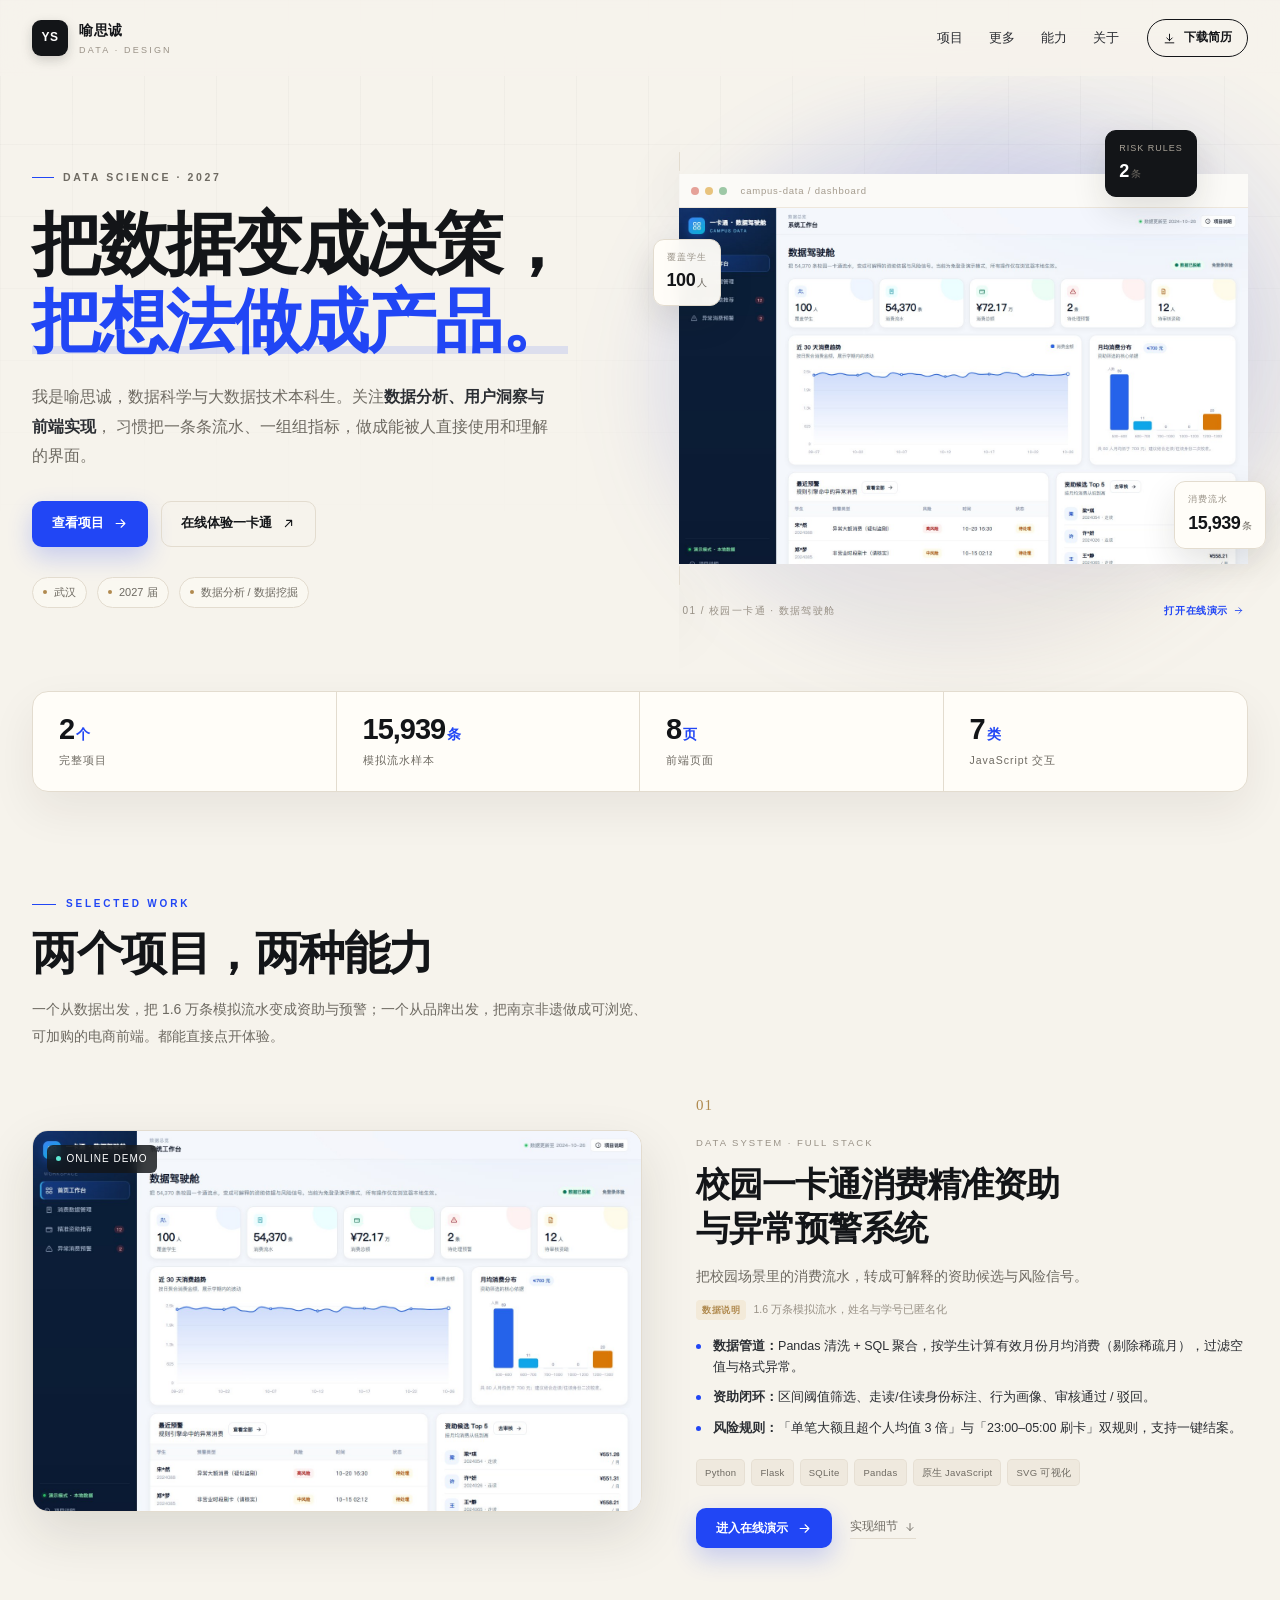
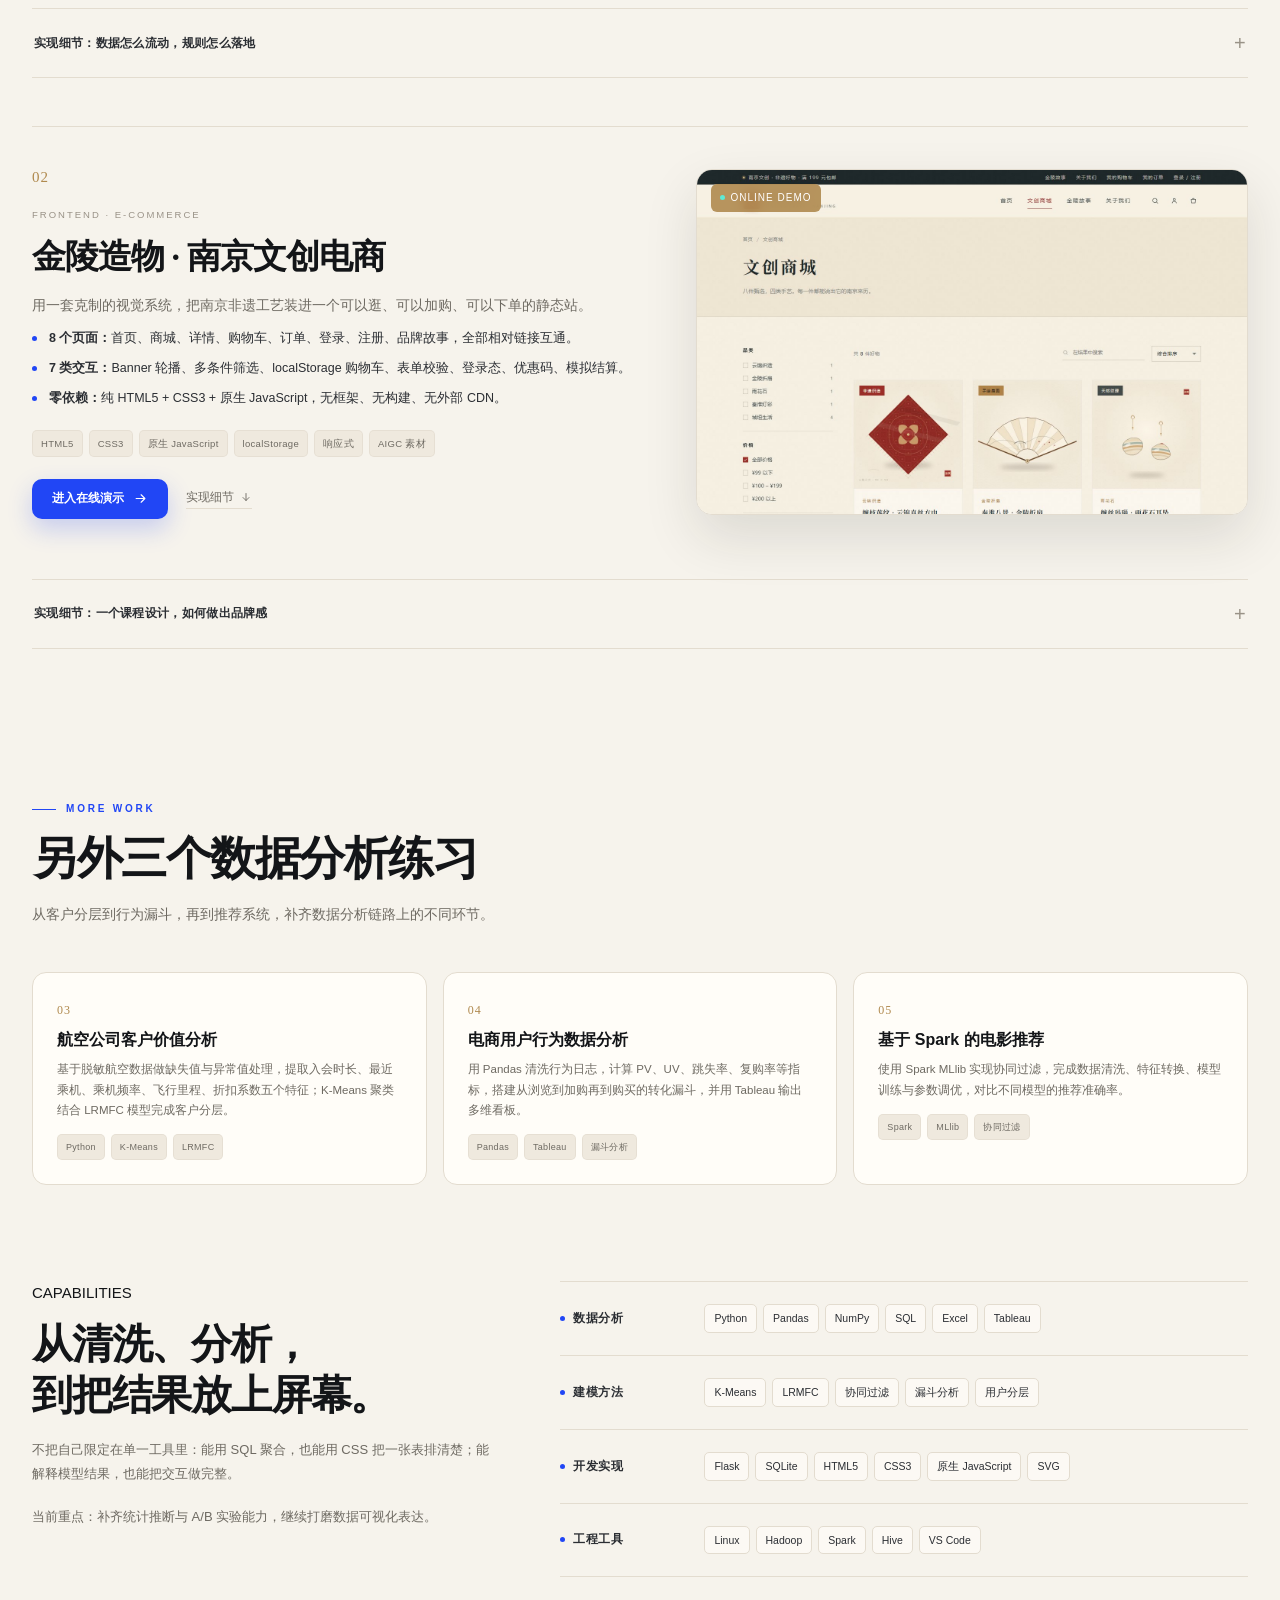
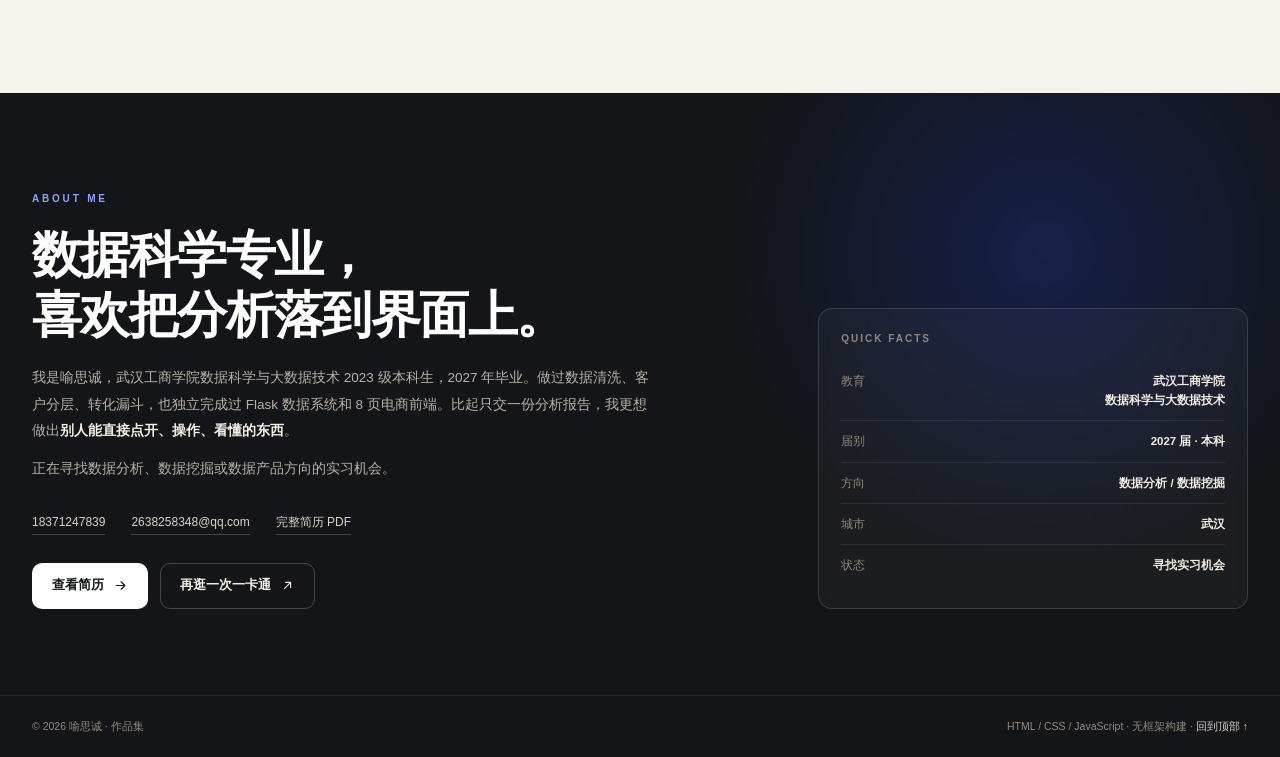
<file: index.html>
<!DOCTYPE html>
<html lang="zh-CN">
<head>
  <meta charset="UTF-8">
  <meta name="viewport" content="width=device-width, initial-scale=1, viewport-fit=cover">
  <meta name="theme-color" content="#f6f3ec">
  <title>喻思诚 · 数据科学 / 作品集</title>
  <meta name="description" content="喻思诚的作品集：校园一卡通消费精准资助与异常预警系统、金陵造物南京文创电商。数据科学与大数据技术，2027 届。">
  <meta property="og:title" content="喻思诚 · 数据科学 / 作品集">
  <meta property="og:description" content="把数据变成决策，把想法做成产品。两个完整项目：一卡通数据系统与南京文创电商前端。">
  <meta property="og:type" content="website">
  <meta property="og:url" content="https://cynthautumn.github.io/portfolio/">
  <meta property="og:site_name" content="喻思诚 · 作品集">
  <meta property="og:image" content="https://cynthautumn.github.io/portfolio/assets/img/og-cover.jpg">
  <link rel="canonical" href="https://cynthautumn.github.io/portfolio/">
  <link rel="icon" href="assets/favicon.svg" type="image/svg+xml">
  <link rel="stylesheet" href="assets/site.css">
</head>
<body id="top">
  <svg width="0" height="0" style="position:absolute" aria-hidden="true">
    <symbol id="i-arrow" viewBox="0 0 24 24"><path d="M5 12h14M13 6l6 6-6 6" fill="none" stroke="currentColor" stroke-width="1.8" stroke-linecap="round" stroke-linejoin="round"/></symbol>
    <symbol id="i-up-right" viewBox="0 0 24 24"><path d="M7 17 17 7M9 7h8v8" fill="none" stroke="currentColor" stroke-width="1.8" stroke-linecap="round" stroke-linejoin="round"/></symbol>
    <symbol id="i-download" viewBox="0 0 24 24"><path d="M12 4v12m-5-5 5 5 5-5M4 20h16" fill="none" stroke="currentColor" stroke-width="1.8" stroke-linecap="round" stroke-linejoin="round"/></symbol>
    <symbol id="i-menu" viewBox="0 0 24 24"><path d="M4 7h16M4 12h16M4 17h16" fill="none" stroke="currentColor" stroke-width="1.8" stroke-linecap="round"/></symbol>
    <symbol id="i-down" viewBox="0 0 24 24"><path d="M12 5v14m-6-6 6 6 6-6" fill="none" stroke="currentColor" stroke-width="1.8" stroke-linecap="round" stroke-linejoin="round"/></symbol>
  </svg>

  <header class="site-header" id="header">
    <div class="wrap header-inner">
      <a class="logo" href="#top" aria-label="回到顶部">
        <span class="logo-mark">YS</span>
        <span class="logo-text"><b>喻思诚</b><span>DATA · DESIGN</span></span>
      </a>
      <nav class="site-nav" id="siteNav">
        <a href="#projects">项目</a>
        <a href="#more">更多</a>
        <a href="#skills">能力</a>
        <a href="#about">关于</a>
      </nav>
      <a class="header-cta" href="resume.pdf" target="_blank" rel="noopener">
        <svg width="14" height="14"><use href="#i-download"/></svg>
        <span>下载简历</span>
      </a>
      <button class="menu-toggle" id="menuToggle" aria-label="打开导航" aria-expanded="false">
        <svg><use href="#i-menu"/></svg>
      </button>
    </div>
  </header>

  <main>
    <section class="hero">
      <div class="wrap hero-grid">
        <div class="hero-copy">
          <div class="eyebrow"><i></i>DATA SCIENCE · 2027</div>
          <h1>把数据变成决策，<br><em>把想法做成产品。</em></h1>
          <p class="hero-lead">
            我是喻思诚，数据科学与大数据技术本科生。关注<b>数据分析、用户洞察与前端实现</b>，
            习惯把一条条流水、一组组指标，做成能被人直接使用和理解的界面。
          </p>
          <div class="hero-actions">
            <a class="btn primary" href="#projects">查看项目 <svg><use href="#i-arrow"/></svg></a>
            <a class="btn ghost" href="campus/index.html" target="_blank" rel="noopener">
              在线体验一卡通 <svg><use href="#i-up-right"/></svg>
            </a>
          </div>
          <div class="hero-meta">
            <span>武汉</span><span>2027 届</span><span>数据分析 / 数据挖掘</span>
          </div>
        </div>

        <div class="hero-visual">
          <div class="halo"></div>
          <a class="browser" href="campus/index.html" target="_blank" rel="noopener" aria-label="打开校园一卡通在线演示">
            <div class="browser-bar"><i></i><i></i><i></i><span>campus-data / dashboard</span></div>
            <img src="assets/img/campus-dashboard.jpg" alt="校园一卡通数据驾驶舱界面" width="1440" height="900">
          </a>
          <div class="float-card fc-1"><span>覆盖学生</span><b>100<small> 人</small></b></div>
          <div class="float-card fc-2"><span>消费流水</span><b>15,939<small> 条</small></b></div>
          <div class="float-card fc-3"><span>RISK RULES</span><b>2<small> 条</small></b></div>
          <div class="hero-caption">
            <span>01 / 校园一卡通 · 数据驾驶舱</span>
            <a href="campus/index.html" target="_blank" rel="noopener">打开在线演示 <svg><use href="#i-arrow"/></svg></a>
          </div>
        </div>
      </div>
    </section>

    <div class="wrap">
      <div class="stat-band reveal">
        <div><b>2<em>个</em></b><span>完整项目</span></div>
        <div><b>15,939<em>条</em></b><span>模拟流水样本</span></div>
        <div><b>8<em>页</em></b><span>前端页面</span></div>
        <div><b>7<em>类</em></b><span>JavaScript 交互</span></div>
      </div>
    </div>

    <section class="section" id="projects">
      <div class="wrap">
        <div class="section-head reveal">
          <span class="kicker">SELECTED WORK</span>
          <h2>两个项目，两种能力</h2>
          <p>一个从数据出发，把 1.6 万条模拟流水变成资助与预警；一个从品牌出发，把南京非遗做成可浏览、可加购的电商前端。都能直接点开体验。</p>
        </div>

        <article class="project reveal" id="campus">
          <a class="project-media" href="campus/index.html" target="_blank" rel="noopener" aria-label="打开校园一卡通在线演示">
            <span class="media-tag">ONLINE DEMO</span>
            <img src="assets/img/campus-dashboard.jpg" alt="校园一卡通数据驾驶舱" width="1440" height="900">
            <span class="media-hover"><span>进入在线演示 <svg><use href="#i-up-right"/></svg></span></span>
          </a>
          <div class="project-body">
            <div class="project-top"><span class="project-no">01</span> <span class="project-type">DATA SYSTEM · FULL STACK</span></div>
            <h3>校园一卡通消费精准资助<br>与异常预警系统</h3>
            <p class="project-lead">把校园场景里的消费流水，转成可解释的资助候选与风险信号。</p>
            <p style="display:flex;align-items:center;gap:7px;margin:0 0 16px;font-size:10.5px;color:#999287"><span style="flex:none;padding:3px 6px;border-radius:4px;background:#f3ead9;color:#b08a4f;font-size:9px;font-weight:700;letter-spacing:.6px">数据说明</span>1.6 万条模拟流水，姓名与学号已匿名化</p>
            <ul class="project-points">
              <li><b>数据管道：</b>Pandas 清洗 + SQL 聚合，按学生计算有效月份月均消费（剔除稀疏月），过滤空值与格式异常。</li>
              <li><b>资助闭环：</b>区间阈值筛选、走读/住读身份标注、行为画像、审核通过 / 驳回。</li>
              <li><b>风险规则：</b>「单笔大额且超个人均值 3 倍」与「23:00–05:00 刷卡」双规则，支持一键结案。</li>
            </ul>
            <div class="tags"><span>Python</span><span>Flask</span><span>SQLite</span><span>Pandas</span><span>原生 JavaScript</span><span>SVG 可视化</span></div>
            <div class="project-actions">
              <a class="btn primary" href="campus/index.html" target="_blank" rel="noopener">进入在线演示 <svg><use href="#i-arrow"/></svg></a>
              <a class="text-link" href="#campus-detail">实现细节 <svg><use href="#i-down"/></svg></a>
            </div>
          </div>
        </article>

        <details class="project-detail" id="campus-detail">
          <summary>实现细节：数据怎么流动，规则怎么落地</summary>
          <div class="detail-grid">
            <div><h4>01 · 数据接入</h4><p>读取 CSV 流水，处理 UTF-8 / GBK 编码与字段校验；以学号为键聚合，算出月均消费与平均单笔消费。</p></div>
            <div><h4>02 · 资助筛选</h4><p>按 0–700 元区间筛选候选，保留走读/住读身份与预警关联；审核状态在浏览器本地持久化。</p></div>
            <div><h4>03 · 风险规则</h4><p>大额规则要求同时满足金额与个人均值倍数，深夜规则覆盖 23:00–05:00；命中后进入待处理队列。</p></div>
          </div>
          <p class="detail-note">作品集内为纯静态复刻版：保留全部交互，数据为程序生成的模拟数据并内置；原始系统为 Flask + SQLite + Pandas。</p>
        </details>

        <article class="project reverse reveal" id="nanjing">
          <a class="project-media" href="nanjing/index.html" target="_blank" rel="noopener" aria-label="打开南京文创电商在线演示">
            <span class="media-tag" style="background:rgba(176,138,79,.9)">ONLINE DEMO</span>
            <img src="assets/img/nanjing-shop.jpg" alt="金陵造物南京文创电商商城页" width="1440" height="900">
            <span class="media-hover"><span>进入在线演示 <svg><use href="#i-up-right"/></svg></span></span>
          </a>
          <div class="project-body">
            <div class="project-top"><span class="project-no">02</span> <span class="project-type">FRONTEND · E-COMMERCE</span></div>
            <h3>金陵造物 · 南京文创电商</h3>
            <p class="project-lead">用一套克制的视觉系统，把南京非遗工艺装进一个可以逛、可以加购、可以下单的静态站。</p>
            <ul class="project-points">
              <li><b>8 个页面：</b>首页、商城、详情、购物车、订单、登录、注册、品牌故事，全部相对链接互通。</li>
              <li><b>7 类交互：</b>Banner 轮播、多条件筛选、localStorage 购物车、表单校验、登录态、优惠码、模拟结算。</li>
              <li><b>零依赖：</b>纯 HTML5 + CSS3 + 原生 JavaScript，无框架、无构建、无外部 CDN。</li>
            </ul>
            <div class="tags"><span>HTML5</span><span>CSS3</span><span>原生 JavaScript</span><span>localStorage</span><span>响应式</span><span>AIGC 素材</span></div>
            <div class="project-actions">
              <a class="btn primary" href="nanjing/index.html" target="_blank" rel="noopener">进入在线演示 <svg><use href="#i-arrow"/></svg></a>
              <a class="text-link" href="#nanjing-detail">实现细节 <svg><use href="#i-down"/></svg></a>
            </div>
          </div>
        </article>

        <details class="project-detail" id="nanjing-detail">
          <summary>实现细节：一个课程设计，如何做出品牌感</summary>
          <div class="detail-grid">
            <div><h4>01 · 视觉系统</h4><p>以云锦红、城墙灰、宣纸米色为主色，宋体标题 + 无衬线正文；17 个原创 SVG 图标与插画统一质感。</p></div>
            <div><h4>02 · 交互链路</h4><p>商品数据集中在 data.js；商城支持品类/价格/特色筛选与搜索；详情页按 URL 参数渲染并支持规格选择。</p></div>
            <div><h4>03 · 状态管理</h4><p>购物车、登录态、订单全部写入 localStorage；优惠码满 199 减 30，结算后生成订单号并支持「再来一单」。</p></div>
          </div>
          <p class="detail-note">课程设计作品：1 首页 + 7 子页，7 类 JavaScript 功能，含自制 16 秒短片与原创 SVG 素材。</p>
        </details>
      </div>
    </section>

    <section class="section" id="more" style="padding-top:0">
      <div class="wrap">
        <div class="section-head reveal">
          <span class="kicker">MORE WORK</span>
          <h2>另外三个数据分析练习</h2>
          <p>从客户分层到行为漏斗，再到推荐系统，补齐数据分析链路上的不同环节。</p>
        </div>
        <div class="more-grid">
          <article class="mini-project reveal">
            <span class="num">03</span>
            <h3>航空公司客户价值分析</h3>
            <p>基于脱敏航空数据做缺失值与异常值处理，提取入会时长、最近乘机、乘机频率、飞行里程、折扣系数五个特征；K-Means 聚类结合 LRMFC 模型完成客户分层。</p>
            <div class="tags"><span>Python</span><span>K-Means</span><span>LRMFC</span></div>
          </article>
          <article class="mini-project reveal">
            <span class="num">04</span>
            <h3>电商用户行为数据分析</h3>
            <p>用 Pandas 清洗行为日志，计算 PV、UV、跳失率、复购率等指标，搭建从浏览到加购再到购买的转化漏斗，并用 Tableau 输出多维看板。</p>
            <div class="tags"><span>Pandas</span><span>Tableau</span><span>漏斗分析</span></div>
          </article>
          <article class="mini-project reveal">
            <span class="num">05</span>
            <h3>基于 Spark 的电影推荐</h3>
            <p>使用 Spark MLlib 实现协同过滤，完成数据清洗、特征转换、模型训练与参数调优，对比不同模型的推荐准确率。</p>
            <div class="tags"><span>Spark</span><span>MLlib</span><span>协同过滤</span></div>
          </article>
        </div>
      </div>
    </section>

    <section class="section" id="skills" style="padding-top:0">
      <div class="wrap skills-grid">
        <div class="skills-intro reveal">
          <span class="kicker">CAPABILITIES</span>
          <h2>从清洗、分析，<br>到把结果放上屏幕。</h2>
          <p>不把自己限定在单一工具里：能用 SQL 聚合，也能用 CSS 把一张表排清楚；能解释模型结果，也能把交互做完整。</p>
          <p class="skill-note">当前重点：补齐统计推断与 A/B 实验能力，继续打磨数据可视化表达。</p>
        </div>
        <div class="skill-list reveal">
          <div class="skill-row">
            <h3>数据分析</h3>
            <div class="skill-chips"><span>Python</span><span>Pandas</span><span>NumPy</span><span>SQL</span><span>Excel</span><span>Tableau</span></div>
          </div>
          <div class="skill-row">
            <h3>建模方法</h3>
            <div class="skill-chips"><span>K-Means</span><span>LRMFC</span><span>协同过滤</span><span>漏斗分析</span><span>用户分层</span></div>
          </div>
          <div class="skill-row">
            <h3>开发实现</h3>
            <div class="skill-chips"><span>Flask</span><span>SQLite</span><span>HTML5</span><span>CSS3</span><span>原生 JavaScript</span><span>SVG</span></div>
          </div>
          <div class="skill-row">
            <h3>工程工具</h3>
            <div class="skill-chips"><span>Linux</span><span>Hadoop</span><span>Spark</span><span>Hive</span><span>VS Code</span></div>
          </div>
        </div>
      </div>
    </section>

    <section class="about" id="about">
      <div class="wrap about-grid">
        <div class="reveal">
          <span class="kicker">ABOUT ME</span>
          <h2>数据科学专业，<br>喜欢把分析落到界面上。</h2>
          <p>我是喻思诚，武汉工商学院数据科学与大数据技术 2023 级本科生，2027 年毕业。做过数据清洗、客户分层、转化漏斗，也独立完成过 Flask 数据系统和 8 页电商前端。比起只交一份分析报告，我更想做出<b>别人能直接点开、操作、看懂的东西</b>。</p>
          <p style="margin-top:12px">正在寻找数据分析、数据挖掘或数据产品方向的实习机会。</p>
          <div class="contact-row">
            <a href="tel:18371247839">18371247839</a>
            <a href="mailto:2638258348@qq.com">2638258348@qq.com</a>
            <a href="resume.pdf" target="_blank" rel="noopener">完整简历 PDF</a>
          </div>
          <div class="about-actions">
            <a class="btn primary" href="resume.pdf" target="_blank" rel="noopener">查看简历 <svg><use href="#i-arrow"/></svg></a>
            <a class="btn ghost" href="campus/index.html" target="_blank" rel="noopener">再逛一次一卡通 <svg><use href="#i-up-right"/></svg></a>
          </div>
        </div>
        <aside class="quick-card reveal">
          <h3>QUICK FACTS</h3>
          <div class="quick-row"><span>教育</span><b>武汉工商学院<br>数据科学与大数据技术</b></div>
          <div class="quick-row"><span>届别</span><b>2027 届 · 本科</b></div>
          <div class="quick-row"><span>方向</span><b>数据分析 / 数据挖掘</b></div>
          <div class="quick-row"><span>城市</span><b>武汉</b></div>
          <div class="quick-row"><span>状态</span><b>寻找实习机会</b></div>
        </aside>
      </div>
    </section>
  </main>

  <footer class="site-footer">
    <div class="wrap footer-inner">
      <span>© <span id="year">2026</span> 喻思诚 · 作品集</span>
      <span>HTML / CSS / JavaScript · 无框架构建 · <a href="#top">回到顶部 ↑</a></span>
    </div>
  </footer>

  <script src="assets/site.js"></script>
</body>
</html>
</file>
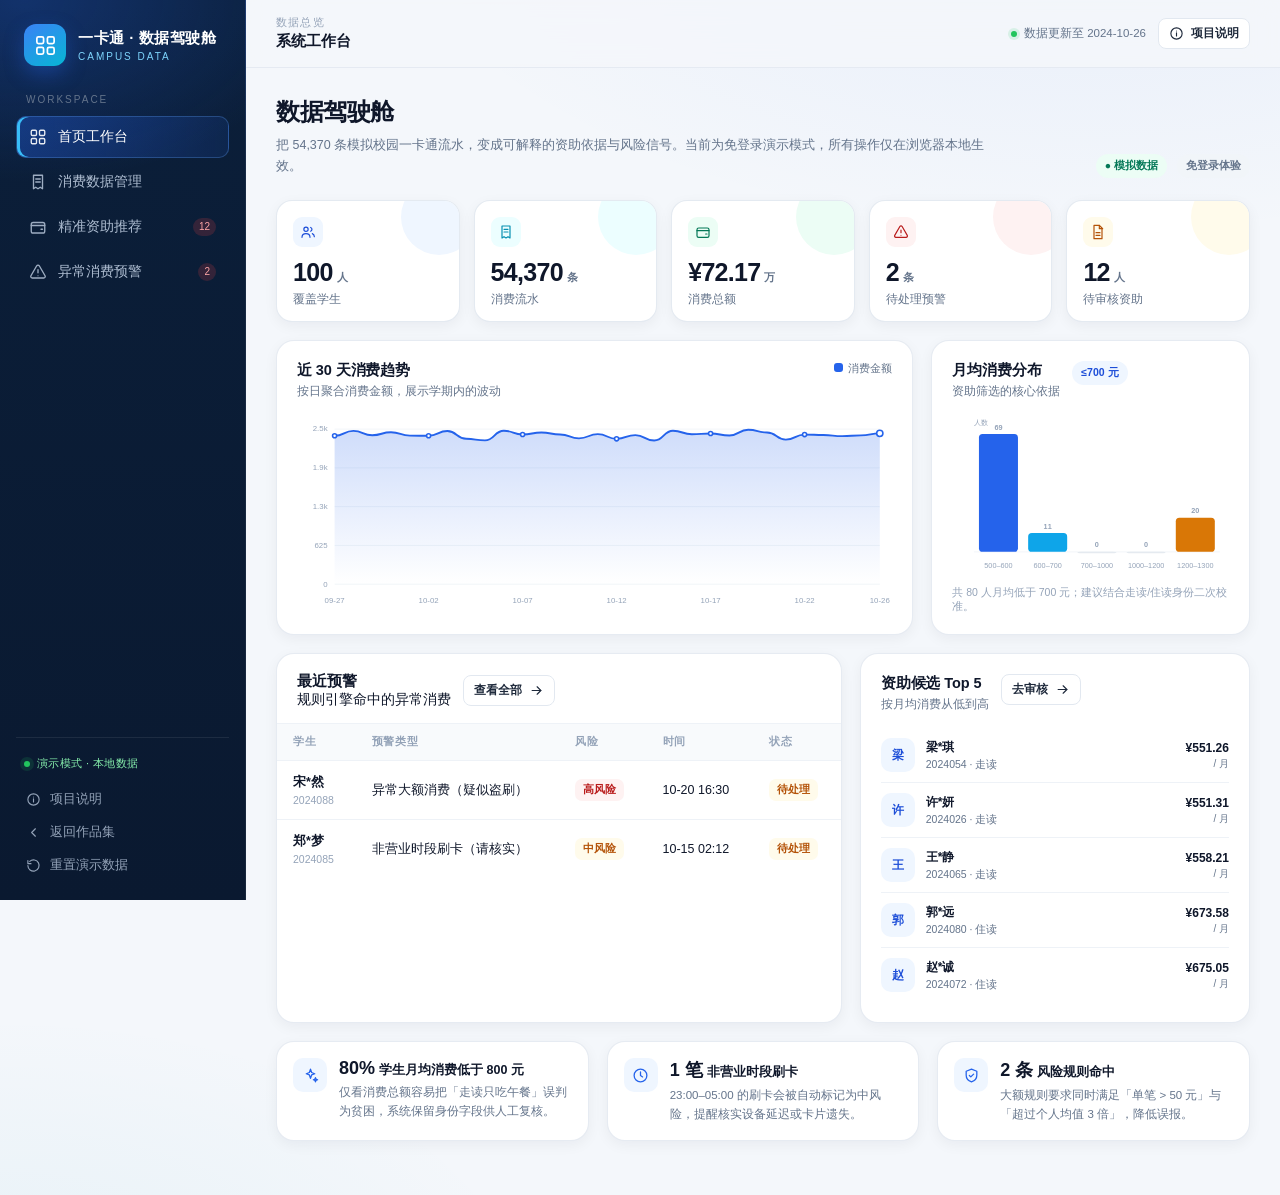
<file: campus/index.html>
<!DOCTYPE html>
<html lang="zh-CN">
<head>
  <meta charset="UTF-8">
  <meta name="viewport" content="width=device-width, initial-scale=1, viewport-fit=cover">
  <meta name="theme-color" content="#0b1f3a">
  <meta name="description" content="校园一卡通消费精准资助与异常预警系统演示：5.4 万条模拟消费流水、资助候选审核、异常消费预警。">
  <title>数据驾驶舱 · 校园一卡通</title>
  <link rel="icon" href="assets/favicon.svg" type="image/svg+xml">
  <link rel="stylesheet" href="assets/app.css">
</head>
<body data-page="dashboard">
  <div id="app"></div>
  <noscript>
    <div style="padding:60px;font-family:sans-serif;text-align:center">
      本演示需要启用 JavaScript 才能运行。
    </div>
  </noscript>
  <script src="assets/data.js"></script>
  <script src="assets/app.js"></script>
</body>
</html>
</file>
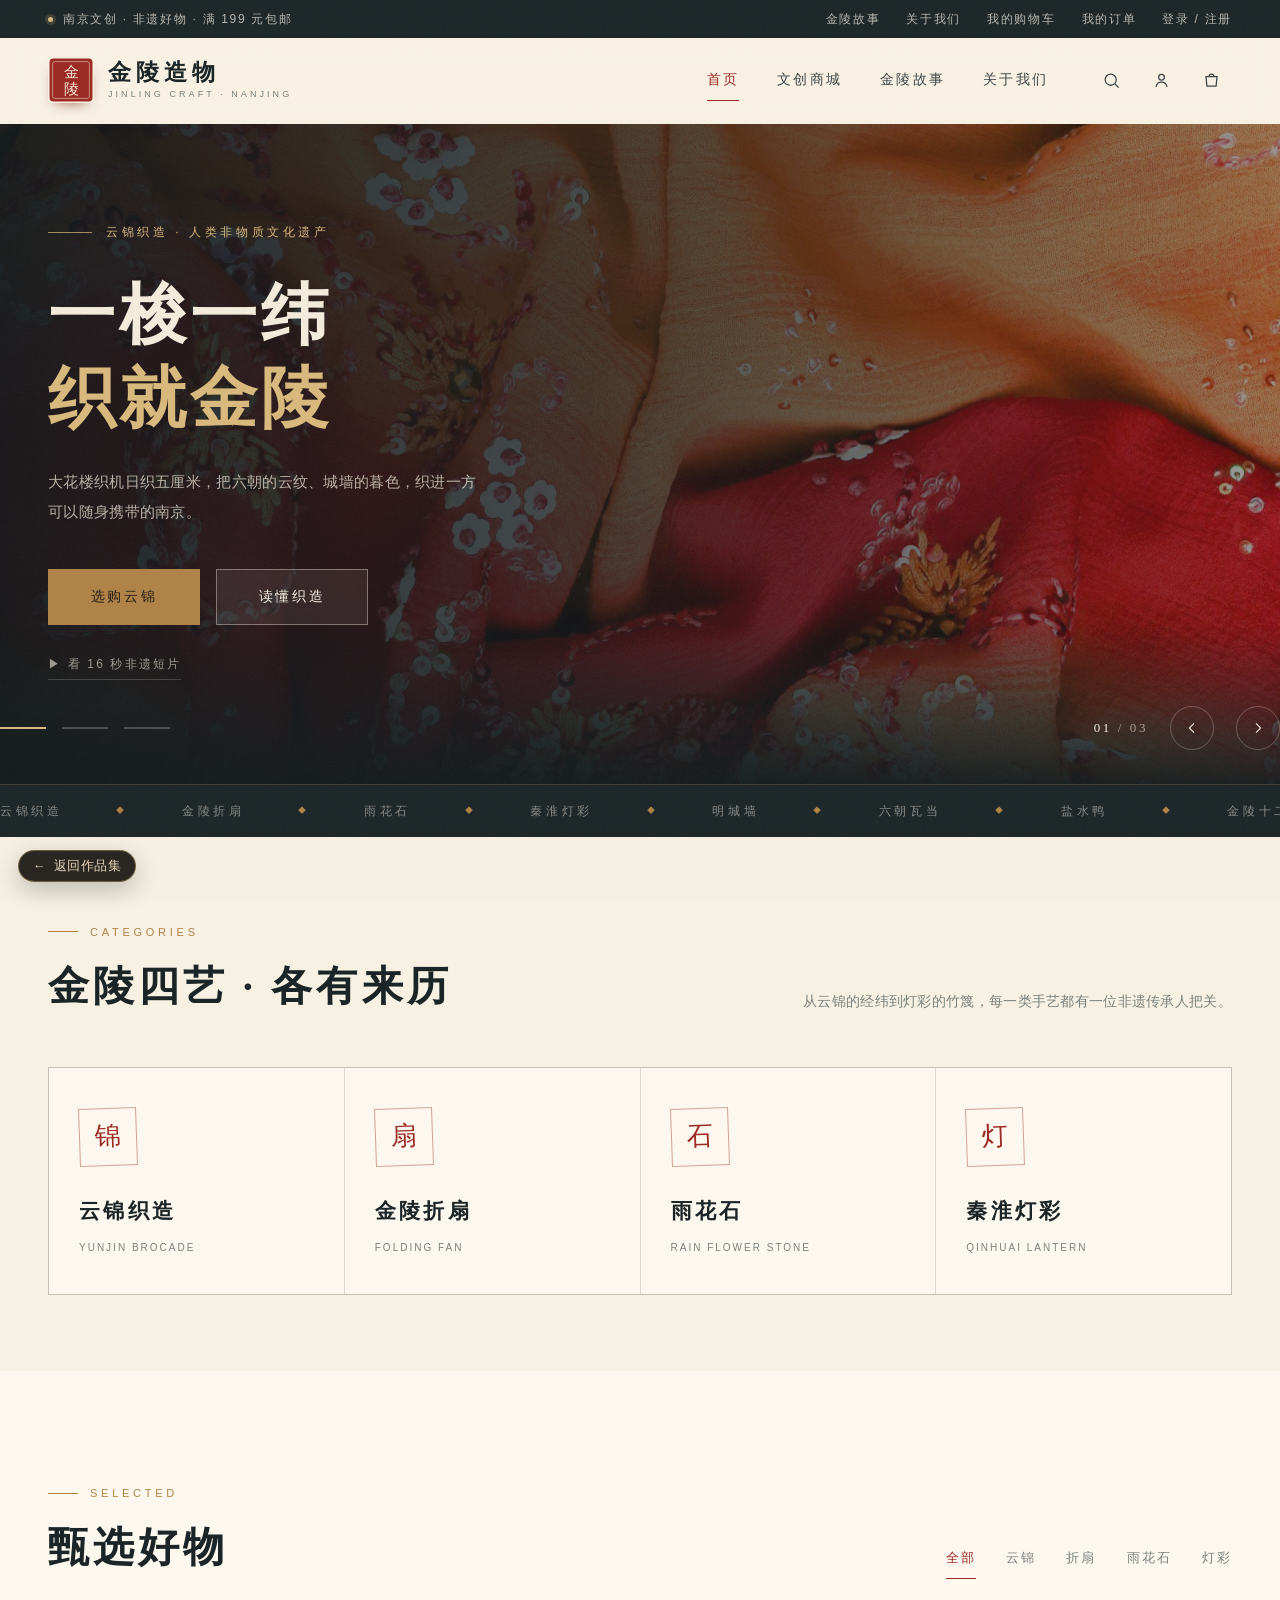
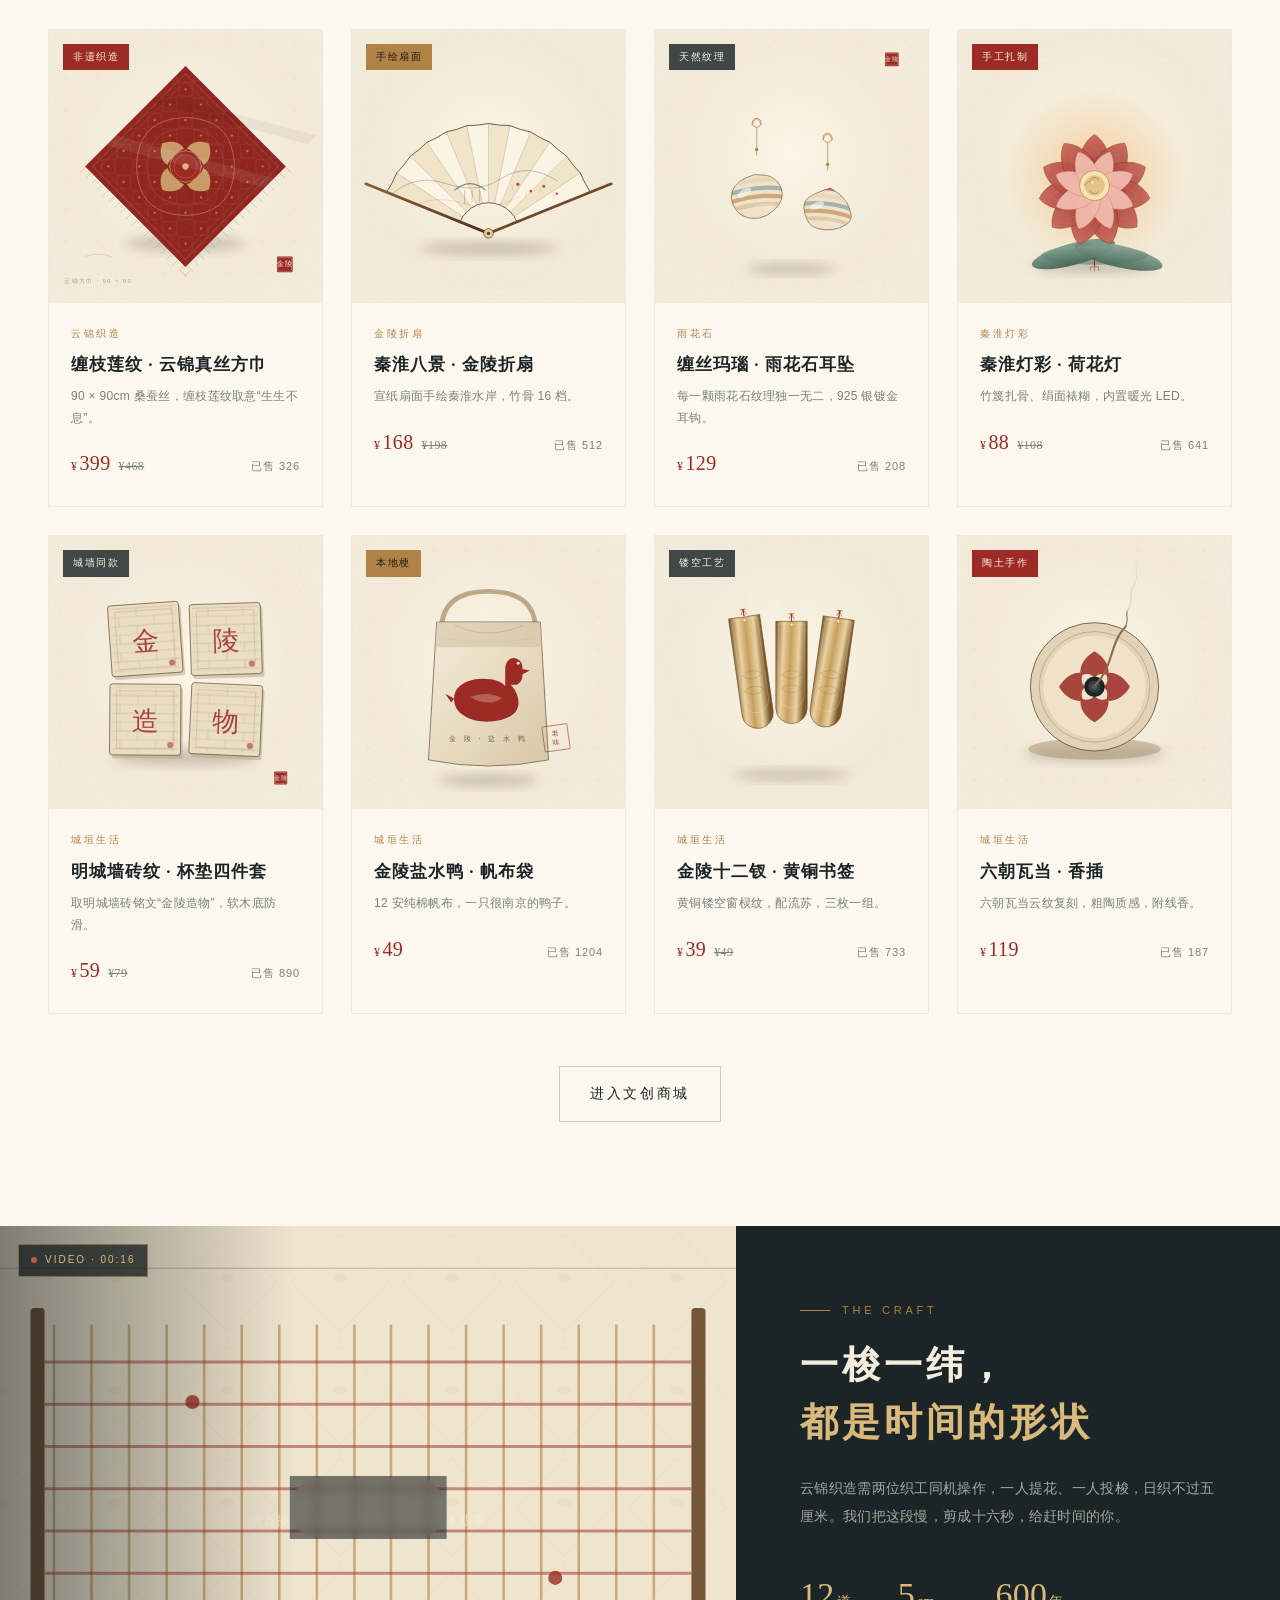
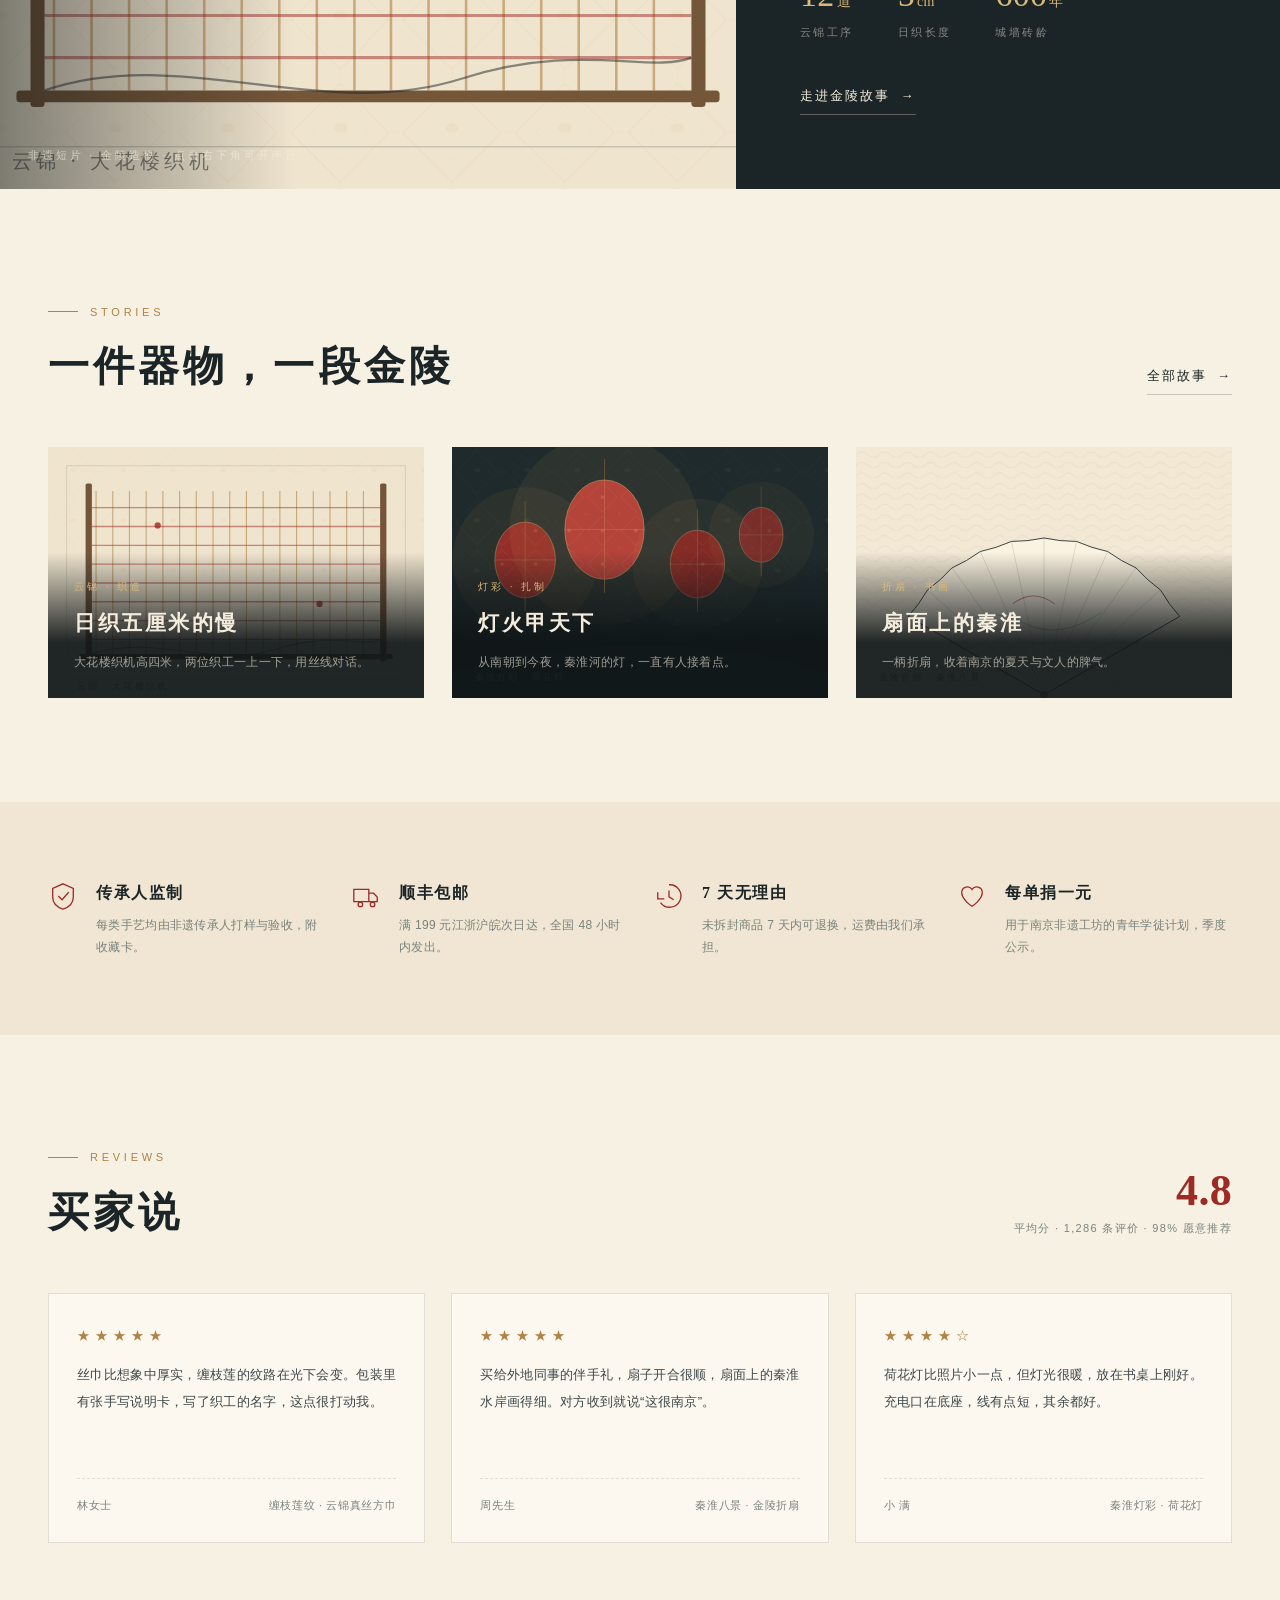
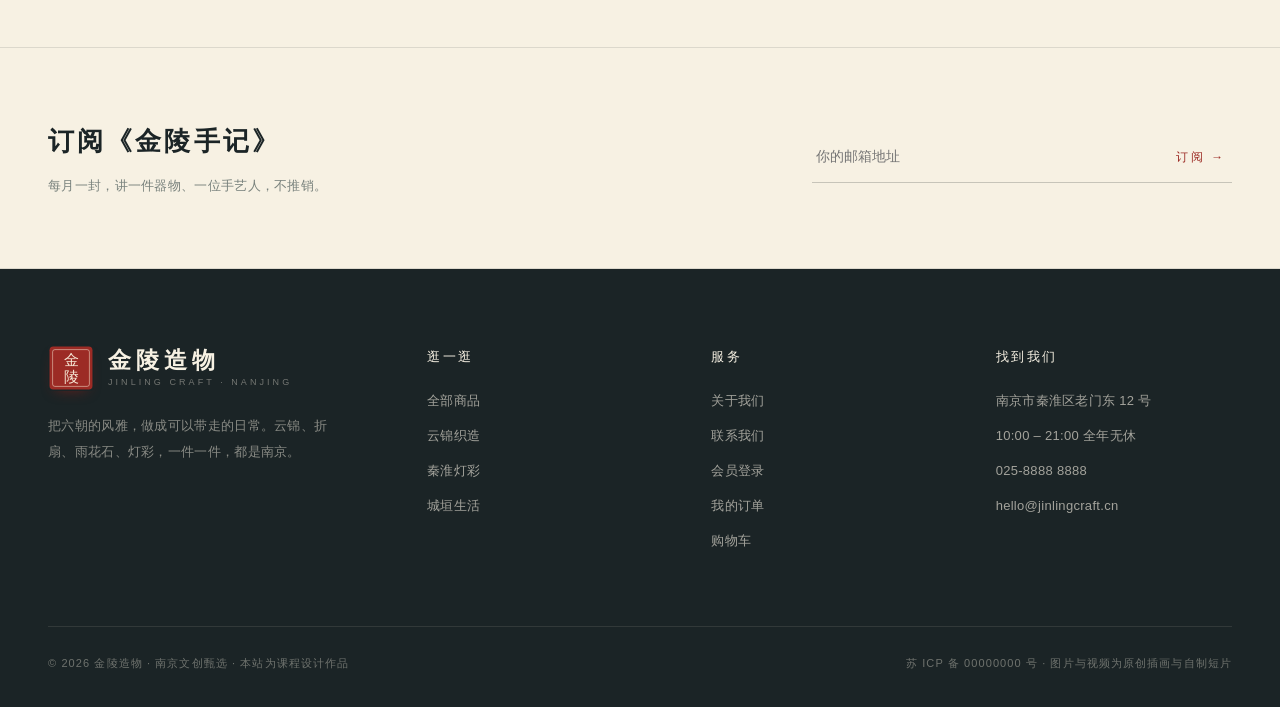
<file: nanjing/index.html>
<!doctype html>
<html lang="zh-CN">
<head>
<meta charset="utf-8">
<meta name="viewport" content="width=device-width, initial-scale=1">
<title>金陵造物 · 南京文创甄选｜云锦 折扇 雨花石 秦淮灯彩</title>
<meta name="description" content="金陵造物是南京文创甄选店：云锦丝巾、金陵折扇、雨花石首饰、秦淮灯彩与城墙生活好物，把六朝风雅带回家。">
<link rel="icon" href="assets/img/favicon.svg" type="image/svg+xml">
<link rel="stylesheet" href="assets/css/site.css">
<script>document.documentElement.classList.add('js');</script>
</head>
<body>

<!-- ============ 顶部公告 ============ -->
<div class="topbar">
  <div class="wrap">
    <span class="topbar-tag">南京文创 · 非遗好物 · 满 199 元包邮</span>
    <nav class="topbar-links" aria-label="快捷入口">
      <a href="story.html">金陵故事</a>
      <a href="about.html">关于我们</a>
      <a href="cart.html">我的购物车</a>
      <a href="orders.html">我的订单</a>
      <a class="js-auth-link" href="login.html">登录 / 注册</a>
    </nav>
  </div>
</div>

<!-- ============ 页头 ============ -->
<header class="header">
  <div class="wrap">
    <a class="logo" href="index.html" aria-label="金陵造物首页">
      <img class="logo-seal" src="assets/img/seal.svg" alt="">
      <span class="logo-text">
        <span class="logo-name">金陵造物</span>
        <span class="logo-sub">Jinling Craft · Nanjing</span>
      </span>
    </a>

    <nav class="nav" aria-label="主导航">
      <a class="is-active" href="index.html">首页</a>
      <a href="shop.html">文创商城</a>
      <a href="story.html">金陵故事</a>
      <a href="about.html">关于我们</a>
    </nav>

    <div class="header-tools">
      <button class="icon-btn js-search-toggle" type="button" aria-label="搜索">
        <svg viewBox="0 0 24 24" fill="none" stroke="currentColor" stroke-width="1.6"><circle cx="11" cy="11" r="7"/><path d="M16.5 16.5 21 21"/></svg>
      </button>
      <a class="icon-btn" href="login.html" aria-label="我的账户">
        <svg viewBox="0 0 24 24" fill="none" stroke="currentColor" stroke-width="1.6"><circle cx="12" cy="8" r="3.6"/><path d="M5 20c.8-4 3.6-6 7-6s6.2 2 7 6"/></svg>
      </a>
      <a class="icon-btn" href="cart.html" aria-label="购物车">
        <svg viewBox="0 0 24 24" fill="none" stroke="currentColor" stroke-width="1.6"><path d="M5 7h14l-1.2 12H6.2L5 7Z"/><path d="M9 7a3 3 0 0 1 6 0"/></svg>
        <span class="cart-count js-cart-count">0</span>
      </a>
      <button class="burger" type="button" aria-label="打开菜单" aria-expanded="false"><span></span><span></span><span></span></button>
    </div>
  </div>

  <div class="search-bar">
    <div class="wrap">
      <form role="search">
        <svg viewBox="0 0 24 24" fill="none" stroke="currentColor" stroke-width="1.6"><circle cx="11" cy="11" r="7"/><path d="M16.5 16.5 21 21"/></svg>
        <input type="search" name="q" placeholder="搜索云锦、折扇、灯彩……" aria-label="搜索商品">
        <button type="submit">搜索</button>
      </form>
    </div>
  </div>
</header>

<main>

  <!-- ============ Banner ============ -->
  <section class="hero" id="hero" aria-label="品牌主推">
    <article class="hero-slide is-active hero-slide--photo" style="background-image:linear-gradient(90deg, rgba(16,23,25,.96) 0%, rgba(16,23,25,.78) 46%, rgba(16,23,25,.42) 100%), url('assets/img/photos/silk-red.jpg')">
      <div class="hero-art"><img src="assets/img/hero-01.svg" alt="" loading="eager"></div>
      <div class="wrap hero-inner">
        <div class="hero-copy">
          <p class="hero-eyebrow">云锦织造 · 人类非物质文化遗产</p>
          <h1 class="hero-title">一梭一纬<br><em>织就金陵</em></h1>
          <p class="hero-lead">大花楼织机日织五厘米，把六朝的云纹、城墙的暮色，织进一方可以随身携带的南京。</p>
          <div class="hero-cta">
            <a class="btn btn-gold" href="shop.html?cat=yunjin">选购云锦</a>
            <a class="btn btn-light" href="story.html">读懂织造</a>
          </div>
          <a class="hero-film" href="#film">▶ 看 16 秒非遗短片</a>
        </div>
      </div>
    </article>

    <article class="hero-slide hero-slide--photo" style="background-image:linear-gradient(90deg, rgba(16,23,25,.95) 0%, rgba(16,23,25,.74) 46%, rgba(16,23,25,.38) 100%), url('assets/img/photos/lanterns.jpg')">
      <div class="hero-art"><img src="assets/img/hero-02.svg" alt="" loading="lazy"></div>
      <div class="wrap hero-inner">
        <div class="hero-copy">
          <p class="hero-eyebrow">秦淮灯彩 · 灯火甲天下</p>
          <h1 class="hero-title">一盏灯<br><em>照见秦淮</em></h1>
          <p class="hero-lead">竹篾为骨、绢面为衣，十一瓣荷花灯由老艺人手工扎制。灯会从南朝亮到今天，从未熄过。</p>
          <div class="hero-cta">
            <a class="btn btn-gold" href="shop.html?cat=dengcai">选购灯彩</a>
            <a class="btn btn-light" href="story.html#lantern">灯会往事</a>
          </div>
        </div>
      </div>
    </article>

    <article class="hero-slide hero-slide--photo" style="background-image:linear-gradient(90deg, rgba(16,23,25,.96) 0%, rgba(16,23,25,.78) 46%, rgba(16,23,25,.42) 100%), url('assets/img/photos/fan-woman.jpg')">
      <div class="hero-art"><img src="assets/img/hero-03.svg" alt="" loading="lazy"></div>
      <div class="wrap hero-inner">
        <div class="hero-copy">
          <p class="hero-eyebrow">金陵折扇 · 秦淮八景</p>
          <h1 class="hero-title">收是秦淮一线水<br><em>展开是金陵一夏</em></h1>
          <p class="hero-lead">宣纸扇面手绘水岸灯影，水磨竹骨开合有声。可题字、可赠人，是南京人自己的风雅。</p>
          <div class="hero-cta">
            <a class="btn btn-gold" href="shop.html?cat=zheshan">选购折扇</a>
            <a class="btn btn-light" href="shop.html">逛全部好物</a>
          </div>
        </div>
      </div>
    </article>

    <div class="hero-ui">
      <div class="wrap hero-ui-inner">
        <div class="hero-dots" role="tablist" aria-label="轮播切换">
          <button class="hero-dot is-active" type="button" data-index="0" aria-label="第 1 张"><span></span></button>
          <button class="hero-dot" type="button" data-index="1" aria-label="第 2 张"><span></span></button>
          <button class="hero-dot" type="button" data-index="2" aria-label="第 3 张"><span></span></button>
        </div>
        <div class="hero-nav">
          <span class="hero-count"><b class="js-hero-current">01</b> / 03</span>
          <button class="hero-arrow js-hero-prev" type="button" aria-label="上一张">
            <svg viewBox="0 0 24 24" fill="none" stroke="currentColor" stroke-width="1.6"><path d="M15 5 8 12l7 7"/></svg>
          </button>
          <button class="hero-arrow js-hero-next" type="button" aria-label="下一张">
            <svg viewBox="0 0 24 24" fill="none" stroke="currentColor" stroke-width="1.6"><path d="M9 5l7 7-7 7"/></svg>
          </button>
        </div>
      </div>
    </div>
  </section>

  <!-- ============ 滚动字条 ============ -->
  <div class="marquee" aria-hidden="true">
    <div class="marquee-track">
      <span>云锦织造</span><span>金陵折扇</span><span>雨花石</span><span>秦淮灯彩</span><span>明城墙</span><span>六朝瓦当</span><span>盐水鸭</span><span>金陵十二钗</span>
      <span>云锦织造</span><span>金陵折扇</span><span>雨花石</span><span>秦淮灯彩</span><span>明城墙</span><span>六朝瓦当</span><span>盐水鸭</span><span>金陵十二钗</span>
    </div>
  </div>

  <!-- ============ 品类 ============ -->
  <section class="section section--tight">
    <div class="wrap">
      <div class="sec-head reveal">
        <div>
          <p class="eyebrow">Categories</p>
          <h2 class="sec-title">金陵四艺 · 各有来历</h2>
        </div>
        <p class="sec-desc">从云锦的经纬到灯彩的竹篾，每一类手艺都有一位非遗传承人把关。</p>
      </div>

      <div class="cat-grid reveal">
        <a class="cat-card" href="shop.html?cat=yunjin">
          <span class="cat-seal">锦</span>
          <h3 class="cat-name">云锦织造</h3>
          <p class="cat-en">Yunjin Brocade</p>
          <span class="cat-arrow"><svg width="18" height="18" viewBox="0 0 24 24" fill="none" stroke="currentColor" stroke-width="1.5"><path d="M4 12h15M13 6l6 6-6 6"/></svg></span>
        </a>
        <a class="cat-card" href="shop.html?cat=zheshan">
          <span class="cat-seal">扇</span>
          <h3 class="cat-name">金陵折扇</h3>
          <p class="cat-en">Folding Fan</p>
          <span class="cat-arrow"><svg width="18" height="18" viewBox="0 0 24 24" fill="none" stroke="currentColor" stroke-width="1.5"><path d="M4 12h15M13 6l6 6-6 6"/></svg></span>
        </a>
        <a class="cat-card" href="shop.html?cat=yuhuashi">
          <span class="cat-seal">石</span>
          <h3 class="cat-name">雨花石</h3>
          <p class="cat-en">Rain Flower Stone</p>
          <span class="cat-arrow"><svg width="18" height="18" viewBox="0 0 24 24" fill="none" stroke="currentColor" stroke-width="1.5"><path d="M4 12h15M13 6l6 6-6 6"/></svg></span>
        </a>
        <a class="cat-card" href="shop.html?cat=dengcai">
          <span class="cat-seal">灯</span>
          <h3 class="cat-name">秦淮灯彩</h3>
          <p class="cat-en">Qinhuai Lantern</p>
          <span class="cat-arrow"><svg width="18" height="18" viewBox="0 0 24 24" fill="none" stroke="currentColor" stroke-width="1.5"><path d="M4 12h15M13 6l6 6-6 6"/></svg></span>
        </a>
      </div>
    </div>
  </section>

  <!-- ============ 甄选好物 ============ -->
  <section class="section section--cream">
    <div class="wrap">
      <div class="sec-head reveal">
        <div>
          <p class="eyebrow">Selected</p>
          <h2 class="sec-title">甄选好物</h2>
        </div>
        <div class="tabs" role="tablist" aria-label="按品类筛选">
          <button class="tab is-active" type="button" data-filter="all">全部</button>
          <button class="tab" type="button" data-filter="yunjin">云锦</button>
          <button class="tab" type="button" data-filter="zheshan">折扇</button>
          <button class="tab" type="button" data-filter="yuhuashi">雨花石</button>
          <button class="tab" type="button" data-filter="dengcai">灯彩</button>
        </div>
      </div>

      <div class="product-grid" id="featured"></div>

      <div style="text-align:center;margin-top:52px" class="reveal">
        <a class="btn btn-ghost" href="shop.html">进入文创商城</a>
      </div>
    </div>
  </section>

  <!-- ============ 非遗短片 ============ -->
  <section class="film" id="film">
    <div class="film-grid">
      <div class="film-media">
        <video controls autoplay muted loop playsinline preload="auto" poster="assets/media/film-poster.jpg" aria-label="金陵造物非遗短片">
          <source src="assets/media/film.mp4" type="video/mp4">
          您的浏览器不支持视频播放，可查看<a href="story.html">金陵故事</a>。
        </video>
        <button class="film-play" type="button" aria-label="播放短片"><svg viewBox="0 0 24 24" width="26" height="26" fill="currentColor"><path d="M8 5v14l11-7z"/></svg><span>播放短片</span></button>
        <div class="film-fallback">视频加载失败<br>请直接打开 assets/media/film.mp4 观看</div>
        <span class="film-badge"><i></i>VIDEO · 00:16</span>
        <p class="film-caption">非遗短片 · 金陵造物 · 点击右下角可开声音</p>
      </div>
      <div class="film-body">
        <p class="eyebrow">The Craft</p>
        <h2 class="film-title">一梭一纬，<br><em>都是时间的形状</em></h2>
        <p class="film-text">云锦织造需两位织工同机操作，一人提花、一人投梭，日织不过五厘米。我们把这段慢，剪成十六秒，给赶时间的你。</p>
        <div class="film-stats">
          <div><p class="stat-num">12<small>道</small></p><p class="stat-label">云锦工序</p></div>
          <div><p class="stat-num">5<small>cm</small></p><p class="stat-label">日织长度</p></div>
          <div><p class="stat-num">600<small>年</small></p><p class="stat-label">城墙砖龄</p></div>
        </div>
        <a class="link-arrow" href="story.html">走进金陵故事 <span aria-hidden="true">→</span></a>
      </div>
    </div>
  </section>

  <!-- ============ 金陵故事 ============ -->
  <section class="section">
    <div class="wrap">
      <div class="sec-head reveal">
        <div>
          <p class="eyebrow">Stories</p>
          <h2 class="sec-title">一件器物，一段金陵</h2>
        </div>
        <a class="link-arrow" href="story.html">全部故事 <span aria-hidden="true">→</span></a>
      </div>

      <div class="story-grid">
        <a class="story-card reveal" href="story.html#yunjin">
          <img src="assets/img/story-01.svg" alt="大花楼织机" loading="lazy">
          <div class="story-body">
            <p class="story-kicker">云锦 · 织造</p>
            <h3 class="story-title">日织五厘米的慢</h3>
            <p class="story-text">大花楼织机高四米，两位织工一上一下，用丝线对话。</p>
          </div>
        </a>
        <a class="story-card reveal" href="story.html#lantern" style="--d:120ms">
          <img src="assets/img/story-02.svg" alt="秦淮灯彩" loading="lazy">
          <div class="story-body">
            <p class="story-kicker">灯彩 · 扎制</p>
            <h3 class="story-title">灯火甲天下</h3>
            <p class="story-text">从南朝到今夜，秦淮河的灯，一直有人接着点。</p>
          </div>
        </a>
        <a class="story-card reveal" href="story.html#fan" style="--d:240ms">
          <img src="assets/img/story-03.svg" alt="金陵折扇" loading="lazy">
          <div class="story-body">
            <p class="story-kicker">折扇 · 书画</p>
            <h3 class="story-title">扇面上的秦淮</h3>
            <p class="story-text">一柄折扇，收着南京的夏天与文人的脾气。</p>
          </div>
        </a>
      </div>
    </div>
  </section>

  <!-- ============ 品牌承诺 ============ -->
  <section class="section section--tight section--paper2">
    <div class="wrap">
      <div class="promise-grid">
        <div class="promise reveal">
          <svg viewBox="0 0 32 32" fill="none" stroke="currentColor" stroke-width="1.4"><path d="M16 3 27 8v9c0 7-5 11-11 13C10 28 5 24 5 17V8Z"/><path d="m11 16 4 4 7-8"/></svg>
          <div><h4>传承人监制</h4><p>每类手艺均由非遗传承人打样与验收，附收藏卡。</p></div>
        </div>
        <div class="promise reveal" style="--d:100ms">
          <svg viewBox="0 0 32 32" fill="none" stroke="currentColor" stroke-width="1.4"><path d="M3 9h16v13H3zM19 13h5l4 4v5h-9z"/><circle cx="10" cy="25" r="2.4"/><circle cx="23" cy="25" r="2.4"/></svg>
          <div><h4>顺丰包邮</h4><p>满 199 元江浙沪皖次日达，全国 48 小时内发出。</p></div>
        </div>
        <div class="promise reveal" style="--d:200ms">
          <svg viewBox="0 0 32 32" fill="none" stroke="currentColor" stroke-width="1.4"><path d="M16 4a12 12 0 1 1-9 19"/><path d="M4 12v7h7"/><path d="M16 10v7l5 3"/></svg>
          <div><h4>7 天无理由</h4><p>未拆封商品 7 天内可退换，运费由我们承担。</p></div>
        </div>
        <div class="promise reveal" style="--d:300ms">
          <svg viewBox="0 0 32 32" fill="none" stroke="currentColor" stroke-width="1.4"><path d="M16 27S5 20 5 12a6 6 0 0 1 11-3 6 6 0 0 1 11 3c0 8-11 15-11 15Z"/></svg>
          <div><h4>每单捐一元</h4><p>用于南京非遗工坊的青年学徒计划，季度公示。</p></div>
        </div>
      </div>
    </div>
  </section>

  <!-- ============ 买家评价 ============ -->
  <section class="section" id="reviews">
    <div class="wrap">
      <div class="sec-head reveal">
        <div>
          <p class="eyebrow">Reviews</p>
          <h2 class="sec-title">买家说</h2>
        </div>
        <div class="review-score">
          <b>4.8</b>
          <span>平均分 · 1,286 条评价 · 98% 愿意推荐</span>
        </div>
      </div>

      <div class="review-grid">
        <article class="review-card reveal">
          <p class="review-stars" aria-label="5 分">★★★★★</p>
          <p class="review-text">丝巾比想象中厚实，缠枝莲的纹路在光下会变。包装里有张手写说明卡，写了织工的名字，这点很打动我。</p>
          <div class="review-meta"><span>林女士</span><span>缠枝莲纹 · 云锦真丝方巾</span></div>
        </article>
        <article class="review-card reveal" style="--d:100ms">
          <p class="review-stars" aria-label="5 分">★★★★★</p>
          <p class="review-text">买给外地同事的伴手礼，扇子开合很顺，扇面上的秦淮水岸画得细。对方收到就说“这很南京”。</p>
          <div class="review-meta"><span>周先生</span><span>秦淮八景 · 金陵折扇</span></div>
        </article>
        <article class="review-card reveal" style="--d:200ms">
          <p class="review-stars" aria-label="4 分">★★★★☆</p>
          <p class="review-text">荷花灯比照片小一点，但灯光很暖，放在书桌上刚好。充电口在底座，线有点短，其余都好。</p>
          <div class="review-meta"><span>小 满</span><span>秦淮灯彩 · 荷花灯</span></div>
        </article>
      </div>
    </div>
  </section>

  <!-- ============ 订阅 ============ -->
  <section class="newsletter">
    <div class="wrap">
      <div>
        <h3>订阅《金陵手记》</h3>
        <p>每月一封，讲一件器物、一位手艺人，不推销。</p>
      </div>
      <form class="news-form" id="newsForm" novalidate>
        <input type="email" name="email" placeholder="你的邮箱地址" aria-label="邮箱地址" autocomplete="email">
        <button type="submit">订阅 →</button>
      </form>
    </div>
  </section>

</main>

<!-- ============ 页脚 ============ -->
<footer class="footer">
  <div class="wrap">
    <div class="footer-top">
      <div class="footer-brand">
        <a class="logo" href="index.html">
          <img class="logo-seal" src="assets/img/seal.svg" alt="">
          <span class="logo-text">
            <span class="logo-name">金陵造物</span>
            <span class="logo-sub">Jinling Craft · Nanjing</span>
          </span>
        </a>
        <p class="footer-desc">把六朝的风雅，做成可以带走的日常。云锦、折扇、雨花石、灯彩，一件一件，都是南京。</p>
      </div>
      <div>
        <h4>逛一逛</h4>
        <ul>
          <li><a href="shop.html">全部商品</a></li>
          <li><a href="shop.html?cat=yunjin">云锦织造</a></li>
          <li><a href="shop.html?cat=dengcai">秦淮灯彩</a></li>
          <li><a href="shop.html?cat=chengyuan">城垣生活</a></li>
        </ul>
      </div>
      <div>
        <h4>服务</h4>
        <ul>
          <li><a href="about.html">关于我们</a></li>
          <li><a href="about.html#contact">联系我们</a></li>
          <li><a href="login.html">会员登录</a></li>
          <li><a href="orders.html">我的订单</a></li>
          <li><a href="cart.html">购物车</a></li>
        </ul>
      </div>
      <div id="contact">
        <h4>找到我们</h4>
        <ul>
          <li>南京市秦淮区老门东 12 号</li>
          <li>10:00 – 21:00 全年无休</li>
          <li><a href="tel:02588888888">025-8888 8888</a></li>
          <li><a href="mailto:hello@jinlingcraft.cn">hello@jinlingcraft.cn</a></li>
        </ul>
      </div>
    </div>
    <div class="footer-bottom">
      <span>© <span class="js-year">2025</span> 金陵造物 · 南京文创甄选 · 本站为课程设计作品</span>
      <span>苏 ICP 备 00000000 号 · 图片与视频为原创插画与自制短片</span>
    </div>
  </div>
</footer>

<!-- ============ 移动端抽屉 ============ -->
<div class="drawer" aria-hidden="true">
  <div class="drawer-head">
    <a class="logo" href="index.html">
      <img class="logo-seal" src="assets/img/seal.svg" alt="">
      <span class="logo-text"><span class="logo-name">金陵造物</span></span>
    </a>
    <button class="icon-btn js-drawer-close" type="button" aria-label="关闭菜单">
      <svg viewBox="0 0 24 24" fill="none" stroke="currentColor" stroke-width="1.6"><path d="M5 5l14 14M19 5 5 19"/></svg>
    </button>
  </div>
  <nav aria-label="移动端导航">
    <a href="index.html">首页</a>
    <a href="shop.html">文创商城</a>
    <a href="story.html">金陵故事</a>
    <a href="about.html">关于我们</a>
    <a href="cart.html">购物车</a>
    <a href="login.html">登录 / 注册</a>
  </nav>
  <p class="drawer-foot">南京文创 · 非遗好物<br>满 199 元包邮</p>
</div>

<button class="back-top" type="button" aria-label="回到顶部">
  <svg viewBox="0 0 24 24" width="18" height="18" fill="none" stroke="currentColor" stroke-width="1.6"><path d="M12 19V5M6 11l6-6 6 6"/></svg>
</button>

<script src="assets/js/data.js"></script>
<script src="assets/js/app.js"></script>
<script src="assets/js/home.js"></script>
  <script src="assets/js/portfolio-back.js"></script>
</body>
</html>
</file>
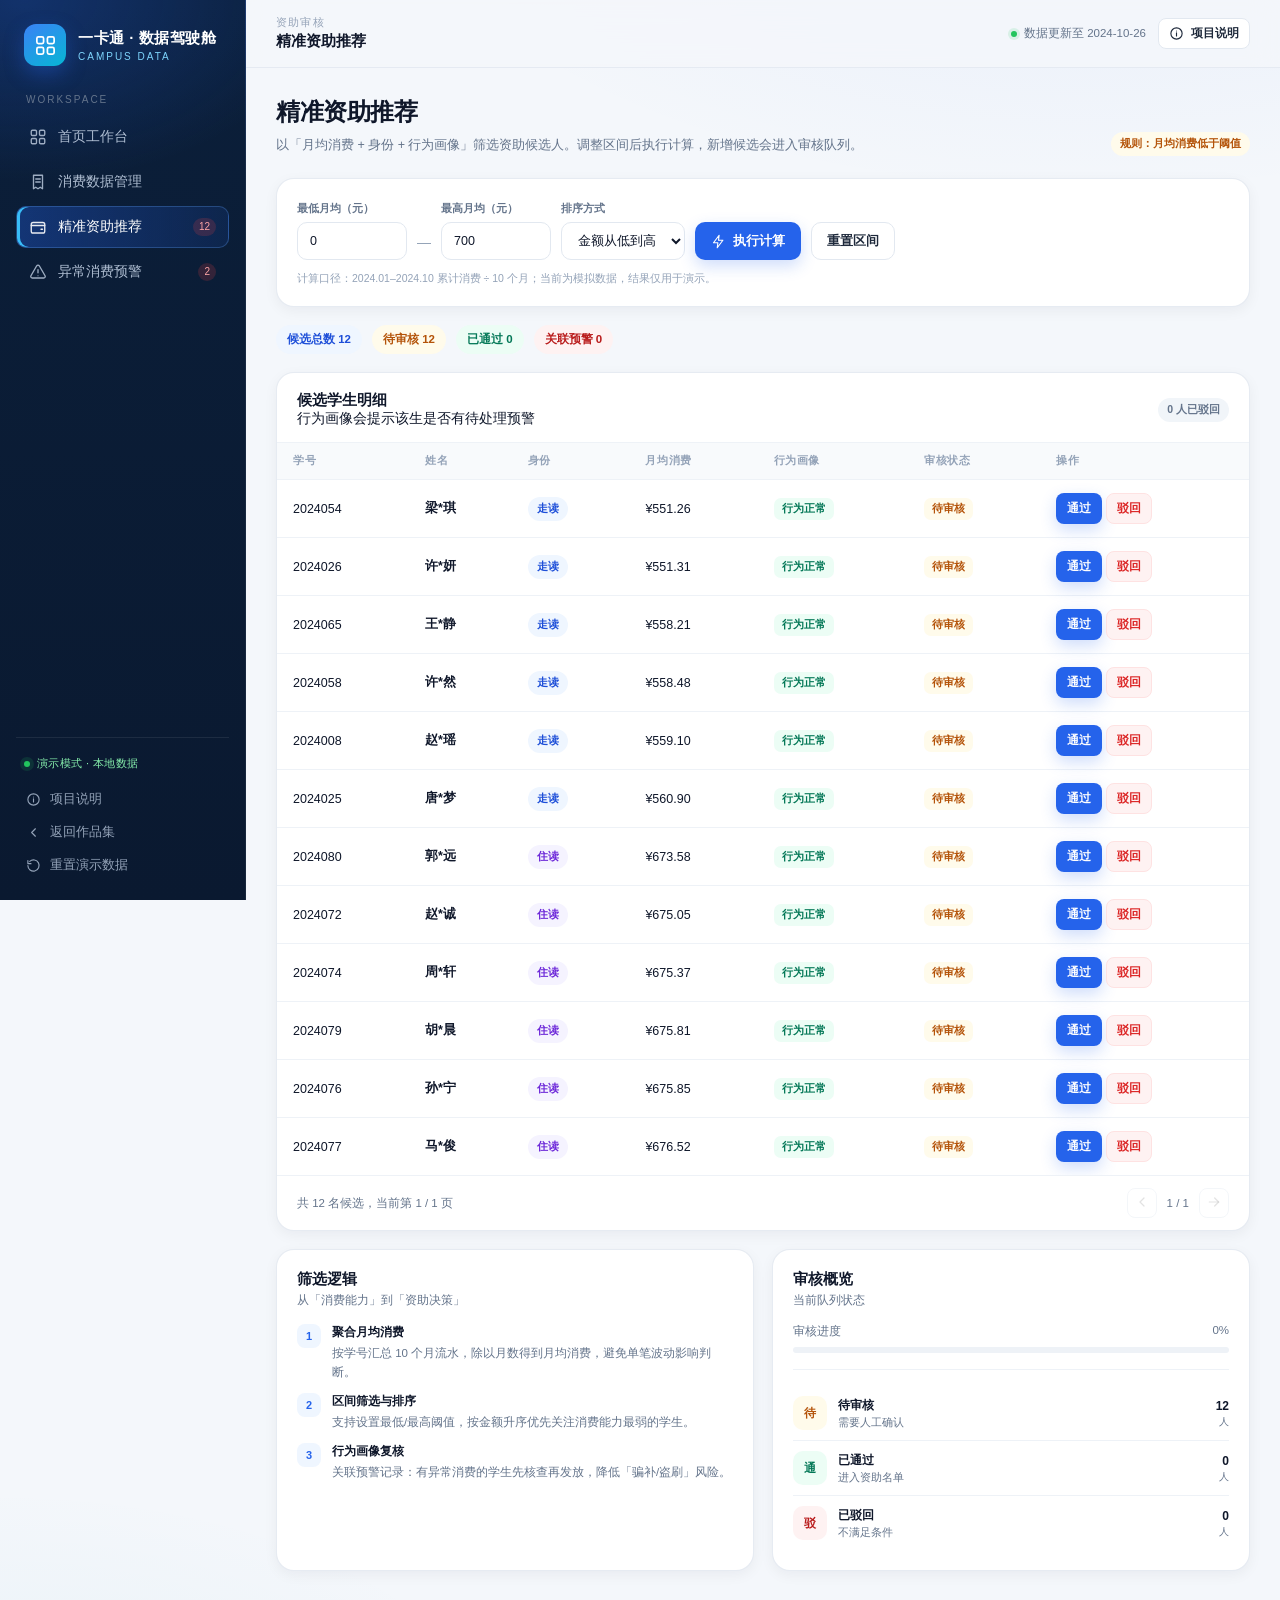
<file: campus/aid.html>
<!DOCTYPE html>
<html lang="zh-CN">
<head>
  <meta charset="UTF-8">
  <meta name="viewport" content="width=device-width, initial-scale=1, viewport-fit=cover">
  <meta name="theme-color" content="#0b1f3a">
  <meta name="description" content="精准资助推荐：按学生月均消费生成候选名单，完成审核闭环。">
  <title>精准资助推荐 · 校园一卡通</title>
  <link rel="icon" href="assets/favicon.svg" type="image/svg+xml">
  <link rel="stylesheet" href="assets/app.css">
</head>
<body data-page="aid">
  <div id="app"></div>
  <noscript>
    <div style="padding:60px;font-family:sans-serif;text-align:center">
      本演示需要启用 JavaScript 才能运行。
    </div>
  </noscript>
  <script src="assets/data.js"></script>
  <script src="assets/app.js"></script>
</body>
</html>
</file>
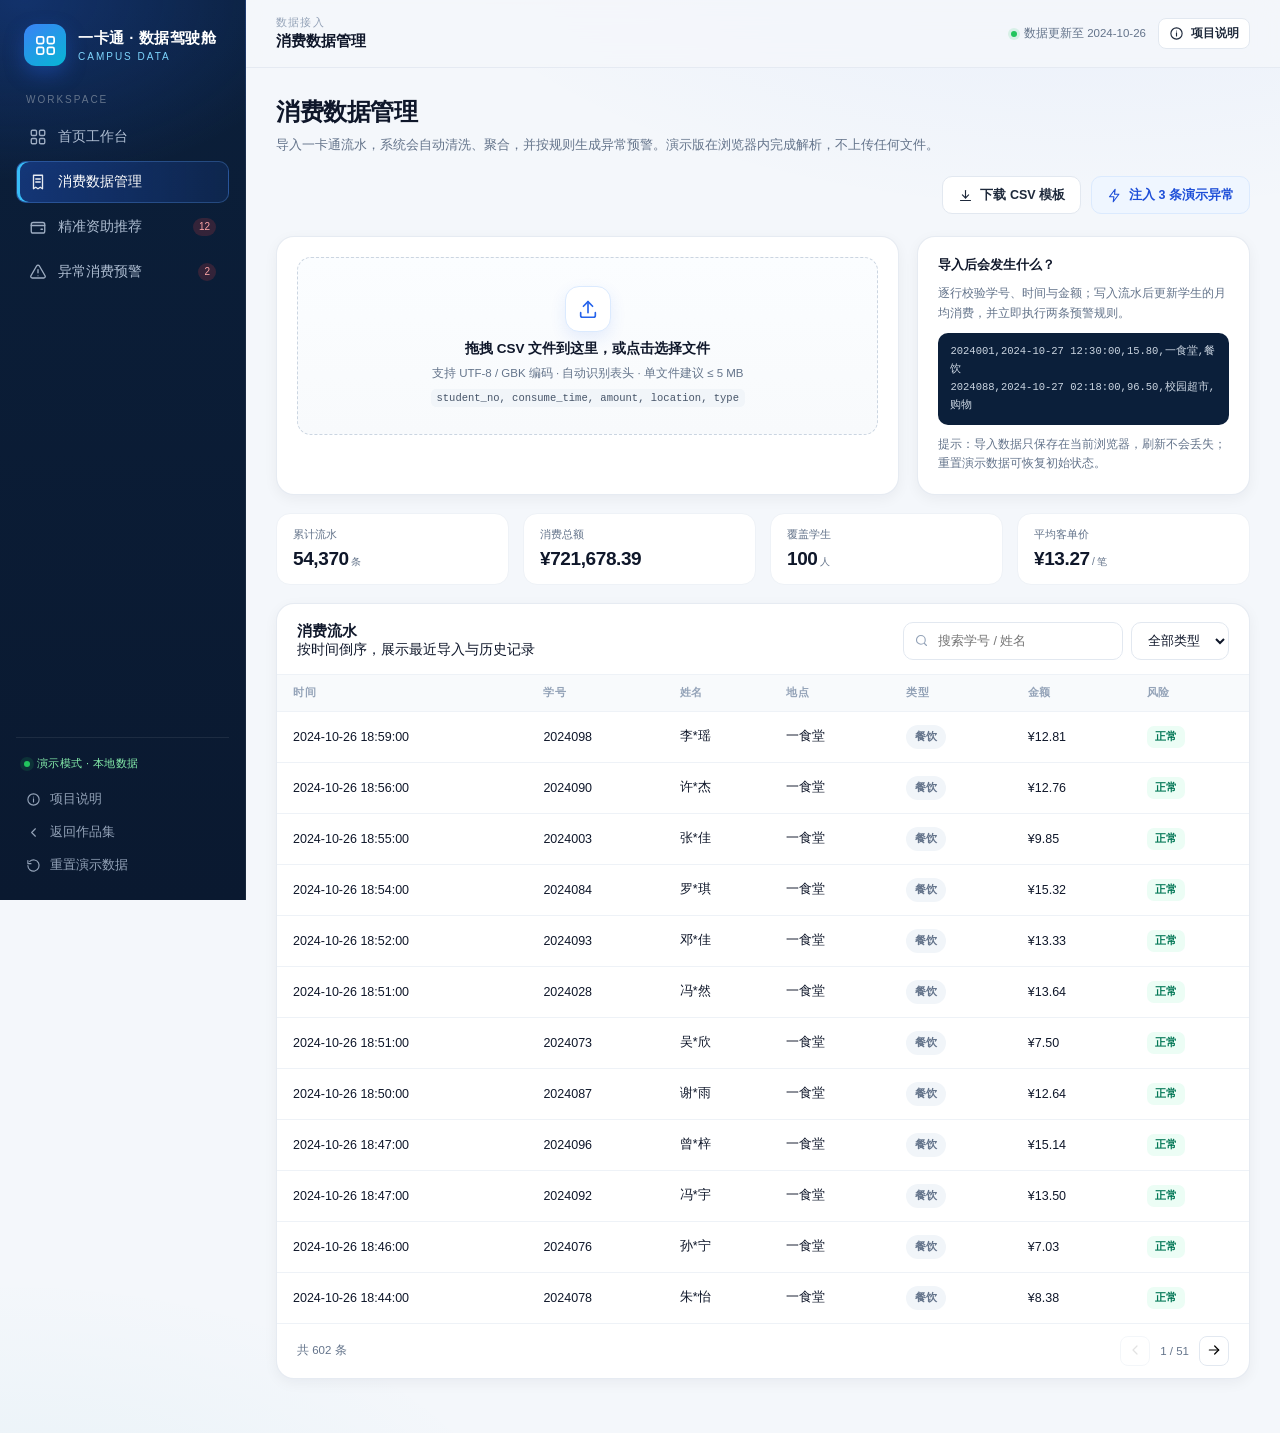
<file: campus/consume.html>
<!DOCTYPE html>
<html lang="zh-CN">
<head>
  <meta charset="UTF-8">
  <meta name="viewport" content="width=device-width, initial-scale=1, viewport-fit=cover">
  <meta name="theme-color" content="#0b1f3a">
  <meta name="description" content="消费数据管理：CSV 流水导入、自动清洗、异常规则触发。">
  <title>消费数据管理 · 校园一卡通</title>
  <link rel="icon" href="assets/favicon.svg" type="image/svg+xml">
  <link rel="stylesheet" href="assets/app.css">
</head>
<body data-page="consume">
  <div id="app"></div>
  <noscript>
    <div style="padding:60px;font-family:sans-serif;text-align:center">
      本演示需要启用 JavaScript 才能运行。
    </div>
  </noscript>
  <script src="assets/data.js"></script>
  <script src="assets/app.js"></script>
</body>
</html>
</file>
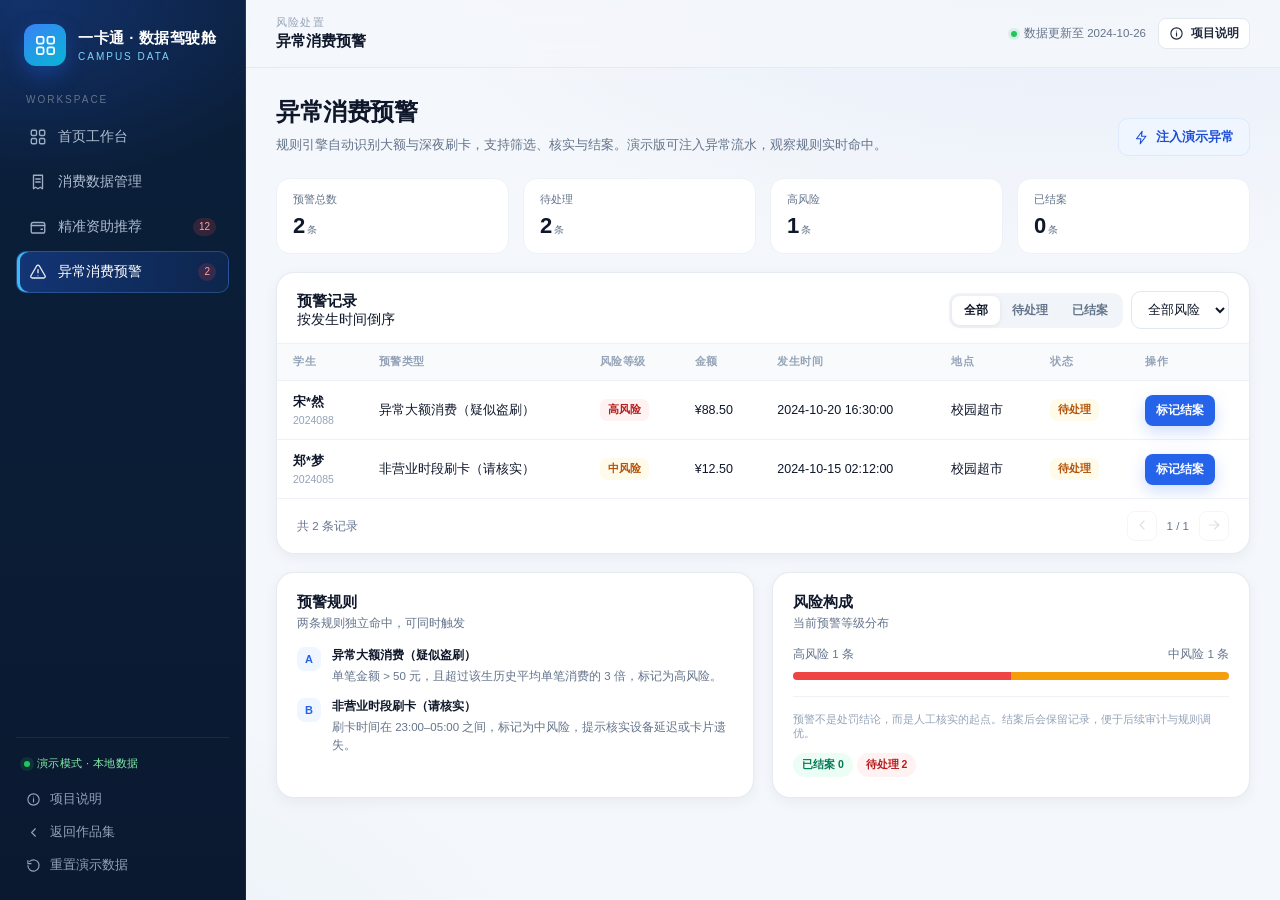
<file: campus/warning.html>
<!DOCTYPE html>
<html lang="zh-CN">
<head>
  <meta charset="UTF-8">
  <meta name="viewport" content="width=device-width, initial-scale=1, viewport-fit=cover">
  <meta name="theme-color" content="#0b1f3a">
  <meta name="description" content="异常消费预警：识别大额与深夜刷卡，支持核实与结案。">
  <title>异常消费预警 · 校园一卡通</title>
  <link rel="icon" href="assets/favicon.svg" type="image/svg+xml">
  <link rel="stylesheet" href="assets/app.css">
</head>
<body data-page="warning">
  <div id="app"></div>
  <noscript>
    <div style="padding:60px;font-family:sans-serif;text-align:center">
      本演示需要启用 JavaScript 才能运行。
    </div>
  </noscript>
  <script src="assets/data.js"></script>
  <script src="assets/app.js"></script>
</body>
</html>
</file>
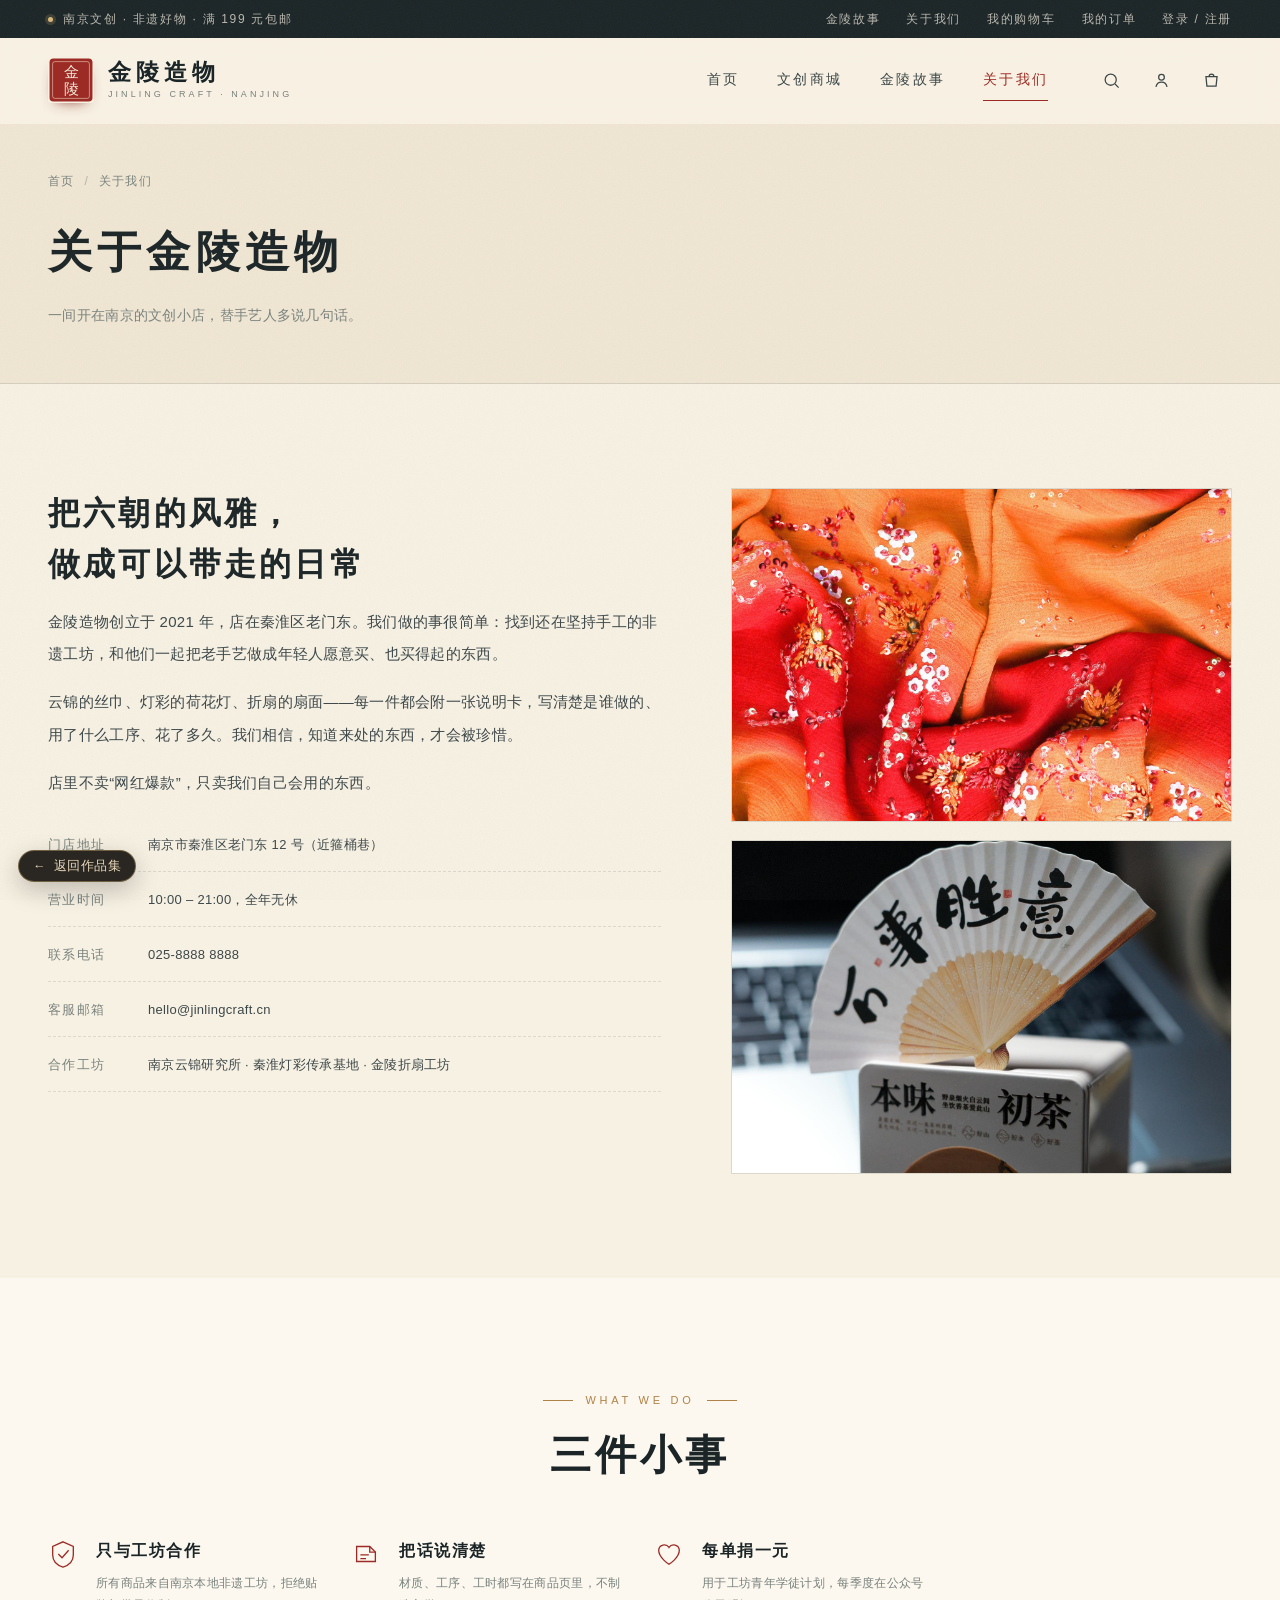
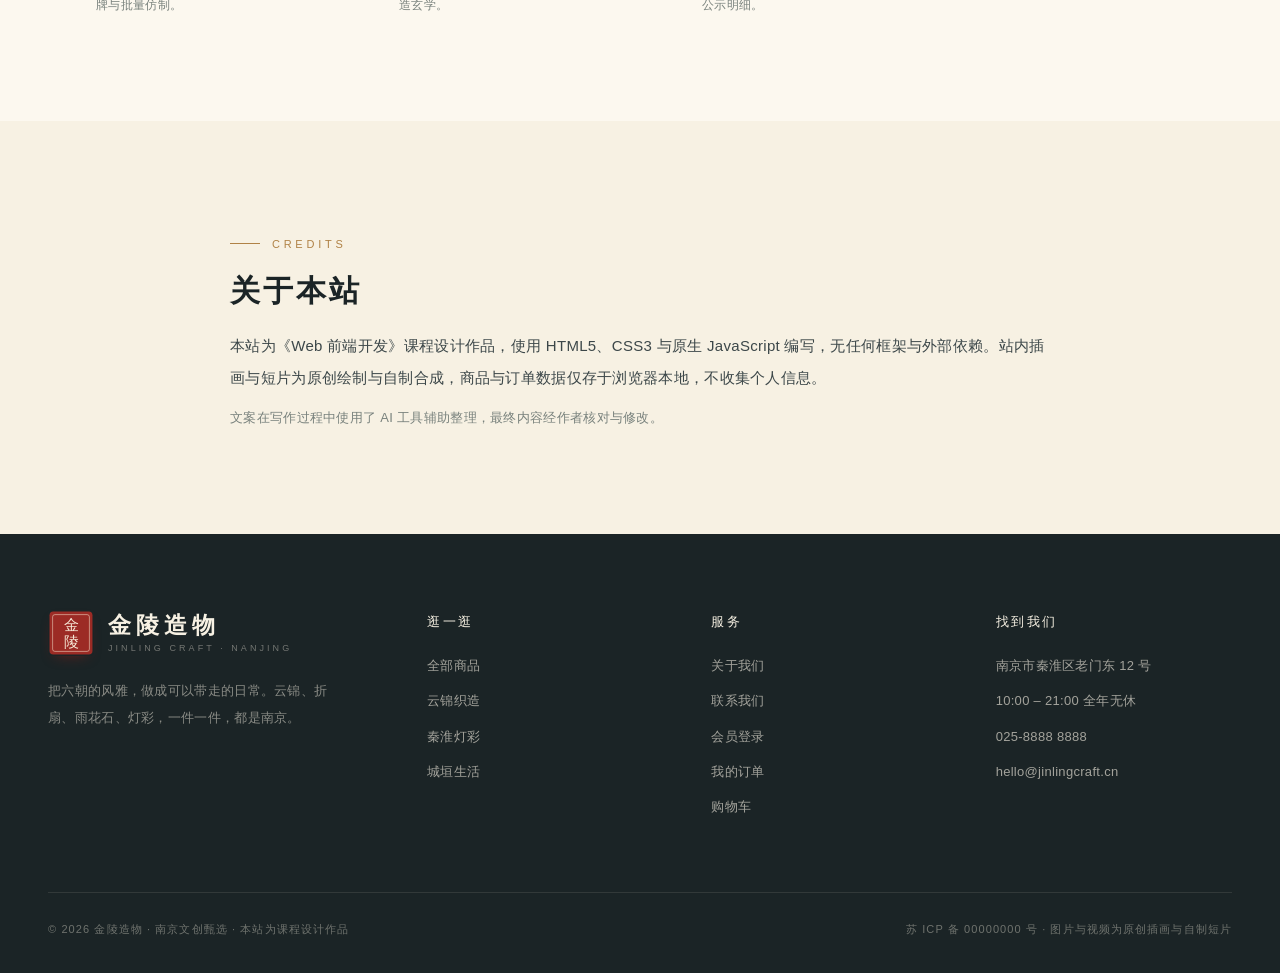
<file: nanjing/about.html>
<!doctype html>
<html lang="zh-CN">
<head>
<meta charset="utf-8">
<meta name="viewport" content="width=device-width, initial-scale=1">
<title>关于我们 · 金陵造物｜南京文创甄选</title>
<meta name="description" content="金陵造物是一家南京文创甄选店，与非遗工坊合作，把云锦、折扇、雨花石与灯彩做成日常好物。">
<link rel="icon" href="assets/img/favicon.svg" type="image/svg+xml">
<link rel="stylesheet" href="assets/css/site.css">
<script>document.documentElement.classList.add('js');</script>
</head>
<body>

<div class="topbar">
  <div class="wrap">
    <span class="topbar-tag">南京文创 · 非遗好物 · 满 199 元包邮</span>
    <nav class="topbar-links" aria-label="快捷入口">
      <a href="story.html">金陵故事</a>
      <a href="about.html">关于我们</a>
      <a href="cart.html">我的购物车</a>
      <a href="orders.html">我的订单</a>
      <a class="js-auth-link" href="login.html">登录 / 注册</a>
    </nav>
  </div>
</div>

<header class="header">
  <div class="wrap">
    <a class="logo" href="index.html" aria-label="金陵造物首页">
      <img class="logo-seal" src="assets/img/seal.svg" alt="">
      <span class="logo-text">
        <span class="logo-name">金陵造物</span>
        <span class="logo-sub">Jinling Craft · Nanjing</span>
      </span>
    </a>
    <nav class="nav" aria-label="主导航">
      <a href="index.html">首页</a>
      <a href="shop.html">文创商城</a>
      <a href="story.html">金陵故事</a>
      <a class="is-active" href="about.html">关于我们</a>
    </nav>
    <div class="header-tools">
      <button class="icon-btn js-search-toggle" type="button" aria-label="搜索">
        <svg viewBox="0 0 24 24" fill="none" stroke="currentColor" stroke-width="1.6"><circle cx="11" cy="11" r="7"/><path d="M16.5 16.5 21 21"/></svg>
      </button>
      <a class="icon-btn" href="login.html" aria-label="我的账户">
        <svg viewBox="0 0 24 24" fill="none" stroke="currentColor" stroke-width="1.6"><circle cx="12" cy="8" r="3.6"/><path d="M5 20c.8-4 3.6-6 7-6s6.2 2 7 6"/></svg>
      </a>
      <a class="icon-btn" href="cart.html" aria-label="购物车">
        <svg viewBox="0 0 24 24" fill="none" stroke="currentColor" stroke-width="1.6"><path d="M5 7h14l-1.2 12H6.2L5 7Z"/><path d="M9 7a3 3 0 0 1 6 0"/></svg>
        <span class="cart-count js-cart-count">0</span>
      </a>
      <button class="burger" type="button" aria-label="打开菜单" aria-expanded="false"><span></span><span></span><span></span></button>
    </div>
  </div>
  <div class="search-bar">
    <div class="wrap">
      <form role="search">
        <svg viewBox="0 0 24 24" fill="none" stroke="currentColor" stroke-width="1.6"><circle cx="11" cy="11" r="7"/><path d="M16.5 16.5 21 21"/></svg>
        <input type="search" name="q" placeholder="搜索云锦、折扇、灯彩……" aria-label="搜索商品">
        <button type="submit">搜索</button>
      </form>
    </div>
  </div>
</header>

<main>
  <section class="page-head">
    <div class="wrap">
      <nav class="breadcrumb" aria-label="面包屑">
        <a href="index.html">首页</a><span class="sep">/</span><span>关于我们</span>
      </nav>
      <h1 class="page-title">关于金陵造物</h1>
      <p class="page-sub">一间开在南京的文创小店，替手艺人多说几句话。</p>
    </div>
  </section>

  <section class="section">
    <div class="wrap">
      <div class="about-grid">
        <div>
          <h2>把六朝的风雅，<br>做成可以带走的日常</h2>
          <p>金陵造物创立于 2021 年，店在秦淮区老门东。我们做的事很简单：找到还在坚持手工的非遗工坊，和他们一起把老手艺做成年轻人愿意买、也买得起的东西。</p>
          <p>云锦的丝巾、灯彩的荷花灯、折扇的扇面——每一件都会附一张说明卡，写清楚是谁做的、用了什么工序、花了多久。我们相信，知道来处的东西，才会被珍惜。</p>
          <p>店里不卖“网红爆款”，只卖我们自己会用的东西。</p>

          <ul class="info-list" id="contact">
            <li><span>门店地址</span><span>南京市秦淮区老门东 12 号（近箍桶巷）</span></li>
            <li><span>营业时间</span><span>10:00 – 21:00，全年无休</span></li>
            <li><span>联系电话</span><span>025-8888 8888</span></li>
            <li><span>客服邮箱</span><span>hello@jinlingcraft.cn</span></li>
            <li><span>合作工坊</span><span>南京云锦研究所 · 秦淮灯彩传承基地 · 金陵折扇工坊</span></li>
          </ul>
        </div>
        <div>
          <img src="assets/img/photos/silk-red.jpg" alt="云锦真丝面料" style="border:1px solid var(--line);width:100%;aspect-ratio:3/2;object-fit:cover">
          <img src="assets/img/photos/fan-still.jpg" alt="金陵折扇与茶" style="border:1px solid var(--line);margin-top:18px;width:100%;aspect-ratio:3/2;object-fit:cover">
        </div>
      </div>
    </div>
  </section>

  <section class="section section--cream">
    <div class="wrap">
      <div class="sec-head sec-head--center">
        <p class="eyebrow">What we do</p>
        <h2 class="sec-title">三件小事</h2>
      </div>
      <div class="promise-grid">
        <div class="promise">
          <svg viewBox="0 0 32 32" fill="none" stroke="currentColor" stroke-width="1.4"><path d="M16 3 27 8v9c0 7-5 11-11 13C10 28 5 24 5 17V8Z"/><path d="m11 16 4 4 7-8"/></svg>
          <div><h4>只与工坊合作</h4><p>所有商品来自南京本地非遗工坊，拒绝贴牌与批量仿制。</p></div>
        </div>
        <div class="promise">
          <svg viewBox="0 0 32 32" fill="none" stroke="currentColor" stroke-width="1.4"><path d="M6 24V8h14l6 6v10Z"/><path d="M20 8v6h6"/><path d="M10 17h9M10 21h6"/></svg>
          <div><h4>把话说清楚</h4><p>材质、工序、工时都写在商品页里，不制造玄学。</p></div>
        </div>
        <div class="promise">
          <svg viewBox="0 0 32 32" fill="none" stroke="currentColor" stroke-width="1.4"><path d="M16 27S5 20 5 12a6 6 0 0 1 11-3 6 6 0 0 1 11 3c0 8-11 15-11 15Z"/></svg>
          <div><h4>每单捐一元</h4><p>用于工坊青年学徒计划，每季度在公众号公示明细。</p></div>
        </div>
      </div>
    </div>
  </section>

  <section class="section">
    <div class="wrap" style="max-width:820px">
      <p class="eyebrow">Credits</p>
      <h2 class="sec-title" style="font-size:30px">关于本站</h2>
      <p style="margin-top:18px;color:var(--ink-soft);line-height:2.15">本站为《Web 前端开发》课程设计作品，使用 HTML5、CSS3 与原生 JavaScript 编写，无任何框架与外部依赖。站内插画与短片为原创绘制与自制合成，商品与订单数据仅存于浏览器本地，不收集个人信息。</p>
      <p style="margin-top:12px;color:var(--muted);font-size:13px">文案在写作过程中使用了 AI 工具辅助整理，最终内容经作者核对与修改。</p>
    </div>
  </section>
</main>

<footer class="footer">
  <div class="wrap">
    <div class="footer-top">
      <div class="footer-brand">
        <a class="logo" href="index.html">
          <img class="logo-seal" src="assets/img/seal.svg" alt="">
          <span class="logo-text">
            <span class="logo-name">金陵造物</span>
            <span class="logo-sub">Jinling Craft · Nanjing</span>
          </span>
        </a>
        <p class="footer-desc">把六朝的风雅，做成可以带走的日常。云锦、折扇、雨花石、灯彩，一件一件，都是南京。</p>
      </div>
      <div>
        <h4>逛一逛</h4>
        <ul>
          <li><a href="shop.html">全部商品</a></li>
          <li><a href="shop.html?cat=yunjin">云锦织造</a></li>
          <li><a href="shop.html?cat=dengcai">秦淮灯彩</a></li>
          <li><a href="shop.html?cat=chengyuan">城垣生活</a></li>
        </ul>
      </div>
      <div>
        <h4>服务</h4>
        <ul>
          <li><a href="about.html">关于我们</a></li>
          <li><a href="about.html#contact">联系我们</a></li>
          <li><a href="login.html">会员登录</a></li>
          <li><a href="orders.html">我的订单</a></li>
          <li><a href="cart.html">购物车</a></li>
        </ul>
      </div>
      <div>
        <h4>找到我们</h4>
        <ul>
          <li>南京市秦淮区老门东 12 号</li>
          <li>10:00 – 21:00 全年无休</li>
          <li><a href="tel:02588888888">025-8888 8888</a></li>
          <li><a href="mailto:hello@jinlingcraft.cn">hello@jinlingcraft.cn</a></li>
        </ul>
      </div>
    </div>
    <div class="footer-bottom">
      <span>© <span class="js-year">2025</span> 金陵造物 · 南京文创甄选 · 本站为课程设计作品</span>
      <span>苏 ICP 备 00000000 号 · 图片与视频为原创插画与自制短片</span>
    </div>
  </div>
</footer>

<div class="drawer" aria-hidden="true">
  <div class="drawer-head">
    <a class="logo" href="index.html">
      <img class="logo-seal" src="assets/img/seal.svg" alt="">
      <span class="logo-text"><span class="logo-name">金陵造物</span></span>
    </a>
    <button class="icon-btn js-drawer-close" type="button" aria-label="关闭菜单">
      <svg viewBox="0 0 24 24" fill="none" stroke="currentColor" stroke-width="1.6"><path d="M5 5l14 14M19 5 5 19"/></svg>
    </button>
  </div>
  <nav aria-label="移动端导航">
    <a href="index.html">首页</a>
    <a href="shop.html">文创商城</a>
    <a href="story.html">金陵故事</a>
    <a href="about.html">关于我们</a>
    <a href="cart.html">购物车</a>
    <a href="login.html">登录 / 注册</a>
  </nav>
  <p class="drawer-foot">南京文创 · 非遗好物<br>满 199 元包邮</p>
</div>

<button class="back-top" type="button" aria-label="回到顶部">
  <svg viewBox="0 0 24 24" width="18" height="18" fill="none" stroke="currentColor" stroke-width="1.6"><path d="M12 19V5M6 11l6-6 6 6"/></svg>
</button>

<script src="assets/js/data.js"></script>
<script src="assets/js/app.js"></script>
  <script src="assets/js/portfolio-back.js"></script>
</body>
</html>
</file>
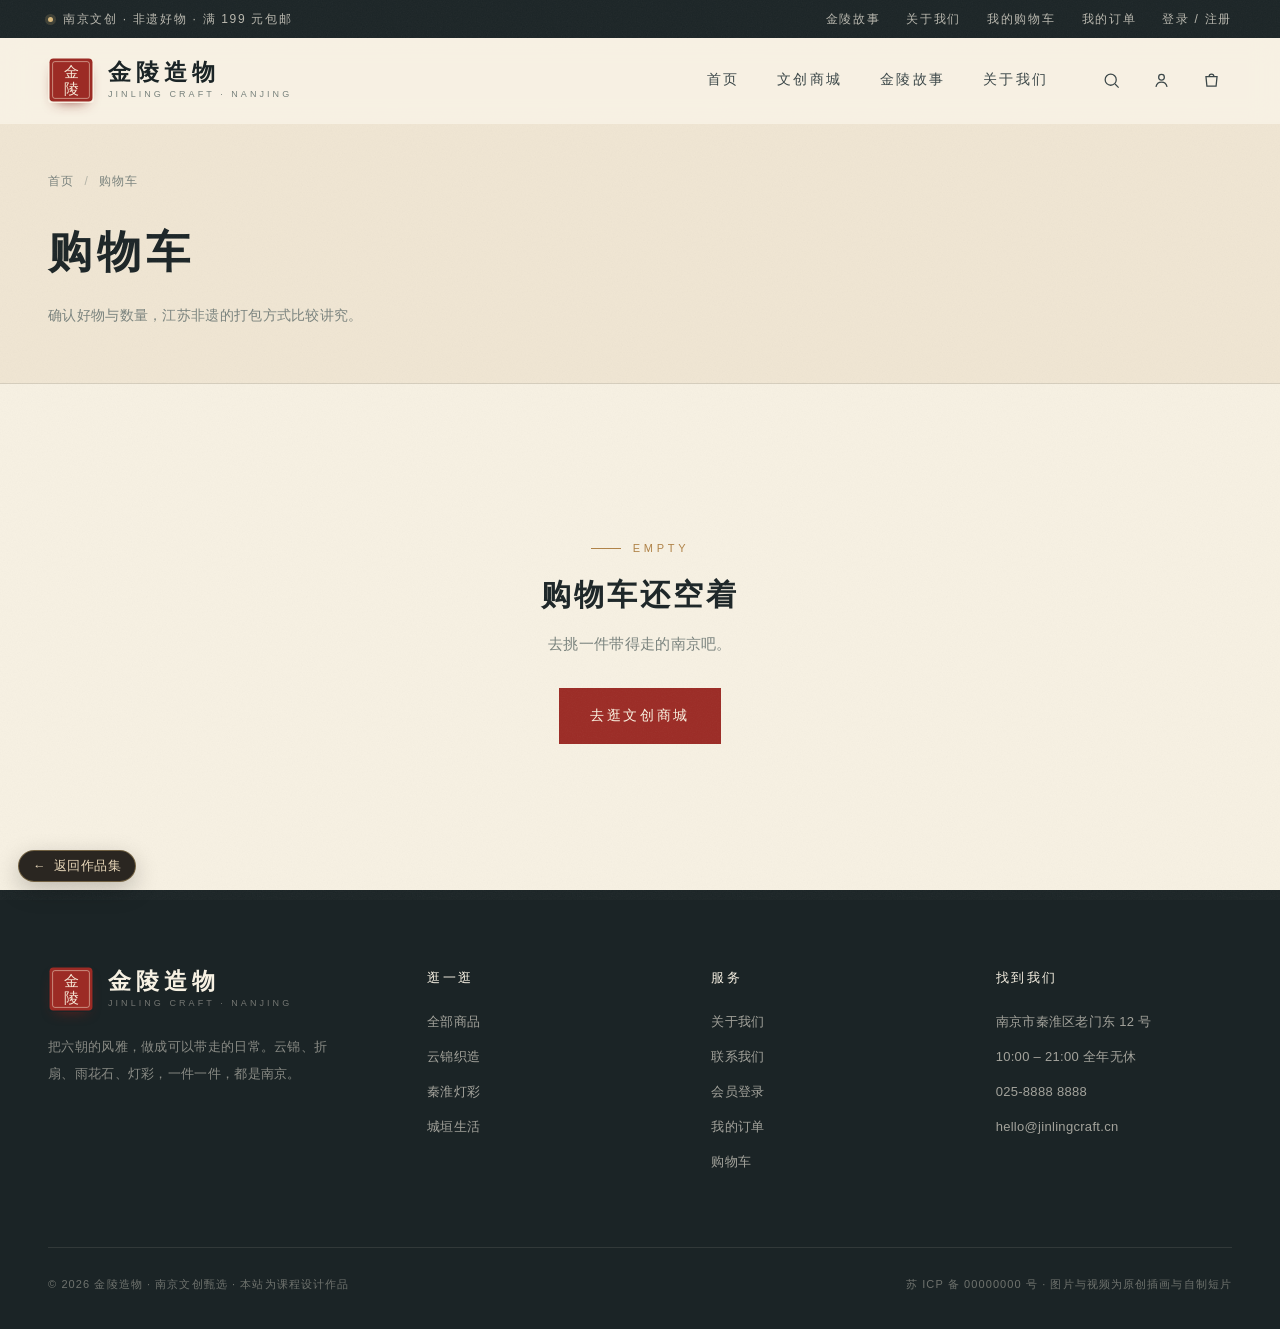
<file: nanjing/cart.html>
<!doctype html>
<html lang="zh-CN">
<head>
<meta charset="utf-8">
<meta name="viewport" content="width=device-width, initial-scale=1">
<title>购物车 · 金陵造物</title>
<meta name="description" content="金陵造物购物车：核对商品、使用优惠码并模拟结算。">
<link rel="icon" href="assets/img/favicon.svg" type="image/svg+xml">
<link rel="stylesheet" href="assets/css/site.css">
<script>document.documentElement.classList.add('js');</script>
</head>
<body>

<div class="topbar">
  <div class="wrap">
    <span class="topbar-tag">南京文创 · 非遗好物 · 满 199 元包邮</span>
    <nav class="topbar-links" aria-label="快捷入口">
      <a href="story.html">金陵故事</a>
      <a href="about.html">关于我们</a>
      <a href="cart.html">我的购物车</a>
      <a href="orders.html">我的订单</a>
      <a class="js-auth-link" href="login.html">登录 / 注册</a>
    </nav>
  </div>
</div>

<header class="header">
  <div class="wrap">
    <a class="logo" href="index.html" aria-label="金陵造物首页">
      <img class="logo-seal" src="assets/img/seal.svg" alt="">
      <span class="logo-text">
        <span class="logo-name">金陵造物</span>
        <span class="logo-sub">Jinling Craft · Nanjing</span>
      </span>
    </a>
    <nav class="nav" aria-label="主导航">
      <a href="index.html">首页</a>
      <a href="shop.html">文创商城</a>
      <a href="story.html">金陵故事</a>
      <a href="about.html">关于我们</a>
    </nav>
    <div class="header-tools">
      <button class="icon-btn js-search-toggle" type="button" aria-label="搜索">
        <svg viewBox="0 0 24 24" fill="none" stroke="currentColor" stroke-width="1.6"><circle cx="11" cy="11" r="7"/><path d="M16.5 16.5 21 21"/></svg>
      </button>
      <a class="icon-btn" href="login.html" aria-label="我的账户">
        <svg viewBox="0 0 24 24" fill="none" stroke="currentColor" stroke-width="1.6"><circle cx="12" cy="8" r="3.6"/><path d="M5 20c.8-4 3.6-6 7-6s6.2 2 7 6"/></svg>
      </a>
      <a class="icon-btn" href="cart.html" aria-label="购物车">
        <svg viewBox="0 0 24 24" fill="none" stroke="currentColor" stroke-width="1.6"><path d="M5 7h14l-1.2 12H6.2L5 7Z"/><path d="M9 7a3 3 0 0 1 6 0"/></svg>
        <span class="cart-count js-cart-count">0</span>
      </a>
      <button class="burger" type="button" aria-label="打开菜单" aria-expanded="false"><span></span><span></span><span></span></button>
    </div>
  </div>
  <div class="search-bar">
    <div class="wrap">
      <form role="search">
        <svg viewBox="0 0 24 24" fill="none" stroke="currentColor" stroke-width="1.6"><circle cx="11" cy="11" r="7"/><path d="M16.5 16.5 21 21"/></svg>
        <input type="search" name="q" placeholder="搜索云锦、折扇、灯彩……" aria-label="搜索商品">
        <button type="submit">搜索</button>
      </form>
    </div>
  </div>
</header>

<main>
  <section class="page-head">
    <div class="wrap">
      <nav class="breadcrumb" aria-label="面包屑">
        <a href="index.html">首页</a><span class="sep">/</span><span>购物车</span>
      </nav>
      <h1 class="page-title">购物车</h1>
      <p class="page-sub">确认好物与数量，江苏非遗的打包方式比较讲究。</p>
    </div>
  </section>

  <section class="section section--tight">
    <div class="wrap">
      <div class="cart-layout" id="cartLayout">

        <div>
          <div class="cart-head">
            <span>商品</span><span>名称</span><span>单价</span><span>数量</span><span>小计</span><span></span>
          </div>
          <div id="cartList"></div>

          <div class="cart-actions">
            <a href="shop.html">← 继续挑选</a>
            <button type="button" id="clearCart" style="font-size:12px;color:var(--muted);letter-spacing:.1em">清空购物车</button>
          </div>
        </div>

        <aside class="summary" aria-label="订单摘要">
          <h3>订单摘要</h3>
          <div class="summary-row"><span>商品件数</span><span id="sumCount">0 件</span></div>
          <div class="summary-row"><span>商品小计</span><span id="sumSub">¥0</span></div>
          <div class="summary-row"><span>运费</span><span id="sumShip">¥0</span></div>
          <div class="coupon">
            <input type="text" id="couponInput" placeholder="优惠码：JINLING30" aria-label="优惠码">
            <button type="button" id="couponBtn">使用</button>
          </div>
          <p class="coupon-msg" id="couponMsg"></p>
          <div class="summary-total"><span>应付合计</span><b id="sumTotal">¥0</b></div>
          <button class="btn btn-block" type="button" id="checkout">去结算</button>
          <p class="summary-note">满 199 元包邮 · 7 天无理由退换</p>
        </aside>

      </div>

      <div id="cartEmpty" style="display:none;padding:70px 0;text-align:center">
        <p class="eyebrow" style="justify-content:center">Empty</p>
        <h2 class="sec-title" style="font-size:30px;margin-bottom:14px">购物车还空着</h2>
        <p style="color:var(--muted);margin-bottom:30px">去挑一件带得走的南京吧。</p>
        <a class="btn" href="shop.html">去逛文创商城</a>
      </div>
    </div>
  </section>
</main>

<footer class="footer">
  <div class="wrap">
    <div class="footer-top">
      <div class="footer-brand">
        <a class="logo" href="index.html">
          <img class="logo-seal" src="assets/img/seal.svg" alt="">
          <span class="logo-text">
            <span class="logo-name">金陵造物</span>
            <span class="logo-sub">Jinling Craft · Nanjing</span>
          </span>
        </a>
        <p class="footer-desc">把六朝的风雅，做成可以带走的日常。云锦、折扇、雨花石、灯彩，一件一件，都是南京。</p>
      </div>
      <div>
        <h4>逛一逛</h4>
        <ul>
          <li><a href="shop.html">全部商品</a></li>
          <li><a href="shop.html?cat=yunjin">云锦织造</a></li>
          <li><a href="shop.html?cat=dengcai">秦淮灯彩</a></li>
          <li><a href="shop.html?cat=chengyuan">城垣生活</a></li>
        </ul>
      </div>
      <div>
        <h4>服务</h4>
        <ul>
          <li><a href="about.html">关于我们</a></li>
          <li><a href="about.html#contact">联系我们</a></li>
          <li><a href="login.html">会员登录</a></li>
          <li><a href="orders.html">我的订单</a></li>
          <li><a href="cart.html">购物车</a></li>
        </ul>
      </div>
      <div>
        <h4>找到我们</h4>
        <ul>
          <li>南京市秦淮区老门东 12 号</li>
          <li>10:00 – 21:00 全年无休</li>
          <li><a href="tel:02588888888">025-8888 8888</a></li>
          <li><a href="mailto:hello@jinlingcraft.cn">hello@jinlingcraft.cn</a></li>
        </ul>
      </div>
    </div>
    <div class="footer-bottom">
      <span>© <span class="js-year">2025</span> 金陵造物 · 南京文创甄选 · 本站为课程设计作品</span>
      <span>苏 ICP 备 00000000 号 · 图片与视频为原创插画与自制短片</span>
    </div>
  </div>
</footer>

<div class="drawer" aria-hidden="true">
  <div class="drawer-head">
    <a class="logo" href="index.html">
      <img class="logo-seal" src="assets/img/seal.svg" alt="">
      <span class="logo-text"><span class="logo-name">金陵造物</span></span>
    </a>
    <button class="icon-btn js-drawer-close" type="button" aria-label="关闭菜单">
      <svg viewBox="0 0 24 24" fill="none" stroke="currentColor" stroke-width="1.6"><path d="M5 5l14 14M19 5 5 19"/></svg>
    </button>
  </div>
  <nav aria-label="移动端导航">
    <a href="index.html">首页</a>
    <a href="shop.html">文创商城</a>
    <a href="story.html">金陵故事</a>
    <a href="about.html">关于我们</a>
    <a href="cart.html">购物车</a>
    <a href="login.html">登录 / 注册</a>
  </nav>
  <p class="drawer-foot">南京文创 · 非遗好物<br>满 199 元包邮</p>
</div>

<button class="back-top" type="button" aria-label="回到顶部">
  <svg viewBox="0 0 24 24" width="18" height="18" fill="none" stroke="currentColor" stroke-width="1.6"><path d="M12 19V5M6 11l6-6 6 6"/></svg>
</button>

<!-- 结算成功弹窗 -->
<div class="modal" id="orderModal" role="dialog" aria-modal="true" aria-labelledby="orderTitle">
  <div class="modal-card">
    <img class="modal-seal" src="assets/img/seal.svg" alt="">
    <h3 id="orderTitle">下单成功</h3>
    <p>这是一次课程设计中的模拟结算，没有产生真实支付。<br>订单已记录，我们会在 48 小时内为你备货。</p>
    <p class="modal-order" id="orderNo">NO. 20251105-0001</p>
    <button class="btn" type="button" id="orderClose">继续逛逛</button>
    <a class="link-arrow" href="orders.html" style="margin-left:18px;display:inline-flex">查看订单 <span aria-hidden="true">→</span></a>
  </div>
</div>

<script src="assets/js/data.js"></script>
<script src="assets/js/app.js"></script>
<script src="assets/js/cart.js"></script>
  <script src="assets/js/portfolio-back.js"></script>
</body>
</html>
</file>
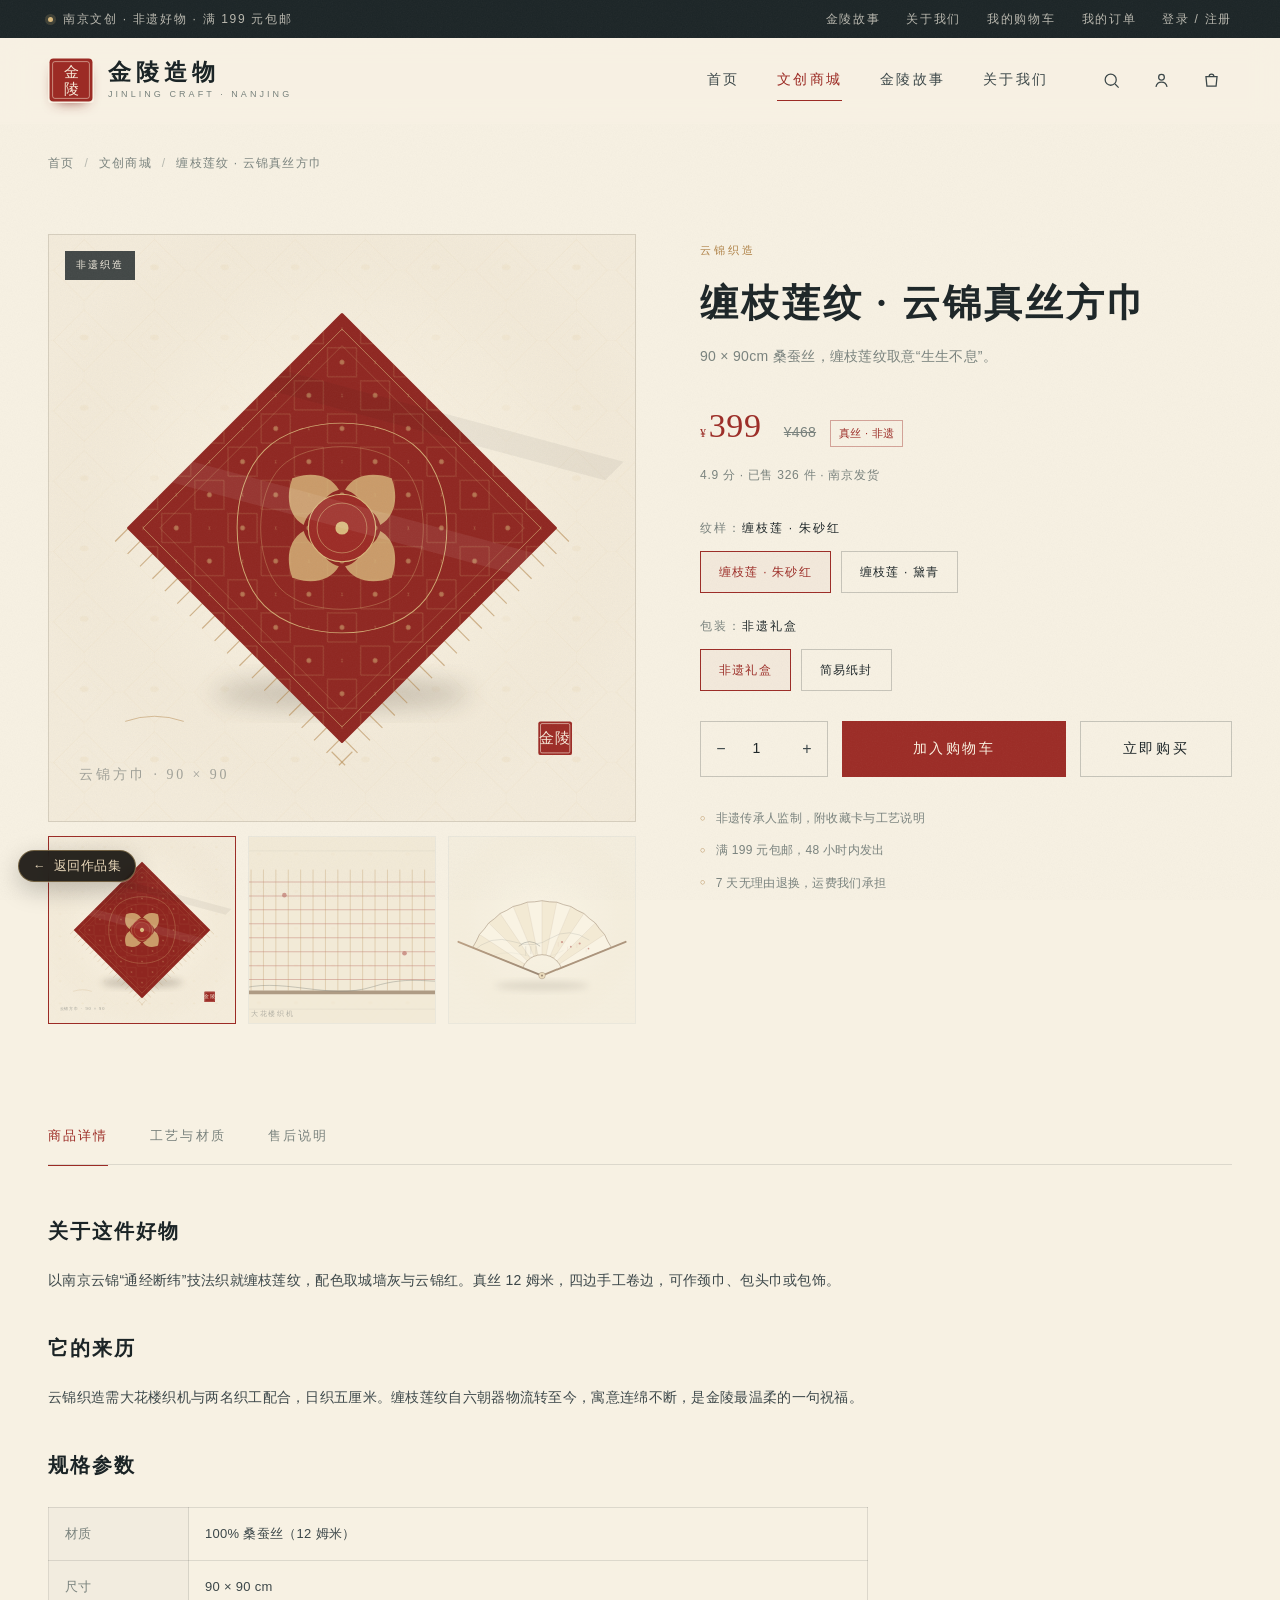
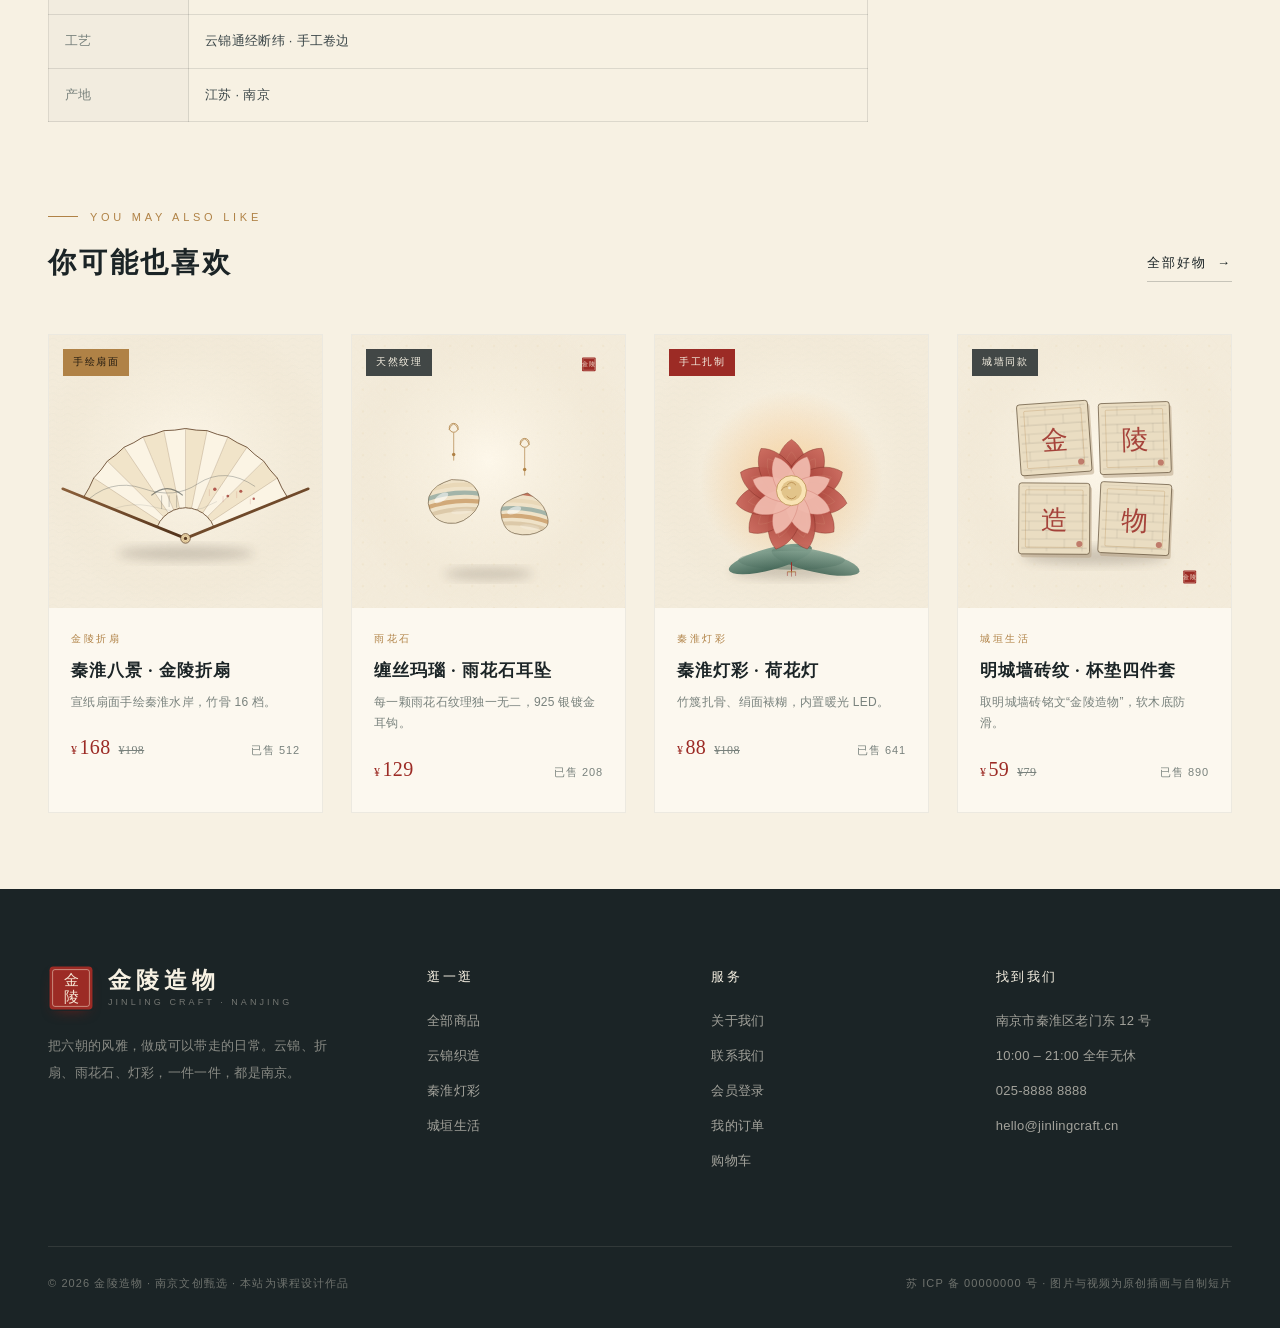
<file: nanjing/detail.html>
<!doctype html>
<html lang="zh-CN">
<head>
<meta charset="utf-8">
<meta name="viewport" content="width=device-width, initial-scale=1">
<title>商品详情 · 金陵造物</title>
<meta name="description" content="金陵造物文创商品详情：工艺、材质、尺寸与售后说明。">
<link rel="icon" href="assets/img/favicon.svg" type="image/svg+xml">
<link rel="stylesheet" href="assets/css/site.css">
<script>document.documentElement.classList.add('js');</script>
</head>
<body>

<div class="topbar">
  <div class="wrap">
    <span class="topbar-tag">南京文创 · 非遗好物 · 满 199 元包邮</span>
    <nav class="topbar-links" aria-label="快捷入口">
      <a href="story.html">金陵故事</a>
      <a href="about.html">关于我们</a>
      <a href="cart.html">我的购物车</a>
      <a href="orders.html">我的订单</a>
      <a class="js-auth-link" href="login.html">登录 / 注册</a>
    </nav>
  </div>
</div>

<header class="header">
  <div class="wrap">
    <a class="logo" href="index.html" aria-label="金陵造物首页">
      <img class="logo-seal" src="assets/img/seal.svg" alt="">
      <span class="logo-text">
        <span class="logo-name">金陵造物</span>
        <span class="logo-sub">Jinling Craft · Nanjing</span>
      </span>
    </a>
    <nav class="nav" aria-label="主导航">
      <a href="index.html">首页</a>
      <a class="is-active" href="shop.html">文创商城</a>
      <a href="story.html">金陵故事</a>
      <a href="about.html">关于我们</a>
    </nav>
    <div class="header-tools">
      <button class="icon-btn js-search-toggle" type="button" aria-label="搜索">
        <svg viewBox="0 0 24 24" fill="none" stroke="currentColor" stroke-width="1.6"><circle cx="11" cy="11" r="7"/><path d="M16.5 16.5 21 21"/></svg>
      </button>
      <a class="icon-btn" href="login.html" aria-label="我的账户">
        <svg viewBox="0 0 24 24" fill="none" stroke="currentColor" stroke-width="1.6"><circle cx="12" cy="8" r="3.6"/><path d="M5 20c.8-4 3.6-6 7-6s6.2 2 7 6"/></svg>
      </a>
      <a class="icon-btn" href="cart.html" aria-label="购物车">
        <svg viewBox="0 0 24 24" fill="none" stroke="currentColor" stroke-width="1.6"><path d="M5 7h14l-1.2 12H6.2L5 7Z"/><path d="M9 7a3 3 0 0 1 6 0"/></svg>
        <span class="cart-count js-cart-count">0</span>
      </a>
      <button class="burger" type="button" aria-label="打开菜单" aria-expanded="false"><span></span><span></span><span></span></button>
    </div>
  </div>
  <div class="search-bar">
    <div class="wrap">
      <form role="search">
        <svg viewBox="0 0 24 24" fill="none" stroke="currentColor" stroke-width="1.6"><circle cx="11" cy="11" r="7"/><path d="M16.5 16.5 21 21"/></svg>
        <input type="search" name="q" placeholder="搜索云锦、折扇、灯彩……" aria-label="搜索商品">
        <button type="submit">搜索</button>
      </form>
    </div>
  </div>
</header>

<main>
  <div class="wrap">
    <nav class="breadcrumb" style="padding-top:28px" aria-label="面包屑">
      <a href="index.html">首页</a><span class="sep">/</span>
      <a href="shop.html">文创商城</a><span class="sep">/</span>
      <span id="crumbName">商品详情</span>
    </nav>

    <section class="detail-layout" id="detail">
      <div class="gallery">
        <div class="gallery-main">
          <span class="gallery-tag" id="galleryTag">非遗手作</span>
          <img id="mainImage" src="assets/img/p-01.svg" alt="">
        </div>
        <div class="thumbs" id="thumbs"></div>
      </div>

      <div class="detail-info">
        <p class="detail-cat" id="detailCat">云锦织造</p>
        <h1 class="detail-title" id="detailTitle">缠枝莲纹 · 云锦真丝方巾</h1>
        <p class="detail-sub" id="detailShort">90 × 90cm 桑蚕丝，缠枝莲纹取意“生生不息”。</p>

        <div class="detail-price">
          <span class="price"><small>¥</small><span id="detailPrice">399</span></span>
          <span class="price-old" id="detailOld">¥468</span>
          <span class="save" id="detailSave">礼盒装</span>
        </div>
        <p class="detail-meta"><span id="detailRating">4.9</span> 分 · 已售 <span id="detailSold">326</span> 件 · 南京发货</p>

        <div class="spec" id="specWrap"></div>

        <div class="buy-row">
          <div class="qty">
            <button type="button" class="js-qty-minus" aria-label="减少数量">−</button>
            <input type="number" id="qtyInput" value="1" min="1" max="99" aria-label="数量">
            <button type="button" class="js-qty-plus" aria-label="增加数量">+</button>
          </div>
          <button class="btn" type="button" id="addCart" style="flex:1">加入购物车</button>
          <button class="btn btn-ghost" type="button" id="buyNow">立即购买</button>
        </div>

        <ul class="service-list">
          <li>非遗传承人监制，附收藏卡与工艺说明</li>
          <li>满 199 元包邮，48 小时内发出</li>
          <li>7 天无理由退换，运费我们承担</li>
        </ul>
      </div>
    </section>

    <div class="tabs-bar" role="tablist" aria-label="商品信息">
      <button class="tab is-active" type="button" data-tab="desc">商品详情</button>
      <button class="tab" type="button" data-tab="craft">工艺与材质</button>
      <button class="tab" type="button" data-tab="service">售后说明</button>
    </div>

    <div class="tab-panel is-active" id="panel-desc">
      <div class="rich" id="descBody"></div>
    </div>
    <div class="tab-panel" id="panel-craft">
      <div class="rich" id="craftBody"></div>
    </div>
    <div class="tab-panel" id="panel-service">
      <div class="rich">
        <h3>退换与保修</h3>
        <p>收到商品 7 天内，在不影响二次销售的前提下可申请无理由退换；定制题字类商品除外。因运输破损的，请在签收 48 小时内联系客服，我们承担来回运费。</p>
        <h3>发货说明</h3>
        <p>南京仓现货，工作日 16:00 前下单当日发出。云锦、灯彩为手工制品，遇缺货需 5–7 个工作日制作，发货前会电话确认。</p>
        <h3>联系客服</h3>
        <p>电话 025-8888 8888（10:00 – 21:00），或邮件 hello@jinlingcraft.cn，我们会在 12 小时内回复。</p>
      </div>
    </div>

    <section class="section section--tight" style="padding-left:0;padding-right:0">
      <div class="sec-head">
        <div>
          <p class="eyebrow">You may also like</p>
          <h2 class="sec-title" style="font-size:28px">你可能也喜欢</h2>
        </div>
        <a class="link-arrow" href="shop.html">全部好物 <span aria-hidden="true">→</span></a>
      </div>
      <div class="product-grid" id="related"></div>
    </section>
  </div>
</main>

<footer class="footer">
  <div class="wrap">
    <div class="footer-top">
      <div class="footer-brand">
        <a class="logo" href="index.html">
          <img class="logo-seal" src="assets/img/seal.svg" alt="">
          <span class="logo-text">
            <span class="logo-name">金陵造物</span>
            <span class="logo-sub">Jinling Craft · Nanjing</span>
          </span>
        </a>
        <p class="footer-desc">把六朝的风雅，做成可以带走的日常。云锦、折扇、雨花石、灯彩，一件一件，都是南京。</p>
      </div>
      <div>
        <h4>逛一逛</h4>
        <ul>
          <li><a href="shop.html">全部商品</a></li>
          <li><a href="shop.html?cat=yunjin">云锦织造</a></li>
          <li><a href="shop.html?cat=dengcai">秦淮灯彩</a></li>
          <li><a href="shop.html?cat=chengyuan">城垣生活</a></li>
        </ul>
      </div>
      <div>
        <h4>服务</h4>
        <ul>
          <li><a href="about.html">关于我们</a></li>
          <li><a href="about.html#contact">联系我们</a></li>
          <li><a href="login.html">会员登录</a></li>
          <li><a href="orders.html">我的订单</a></li>
          <li><a href="cart.html">购物车</a></li>
        </ul>
      </div>
      <div>
        <h4>找到我们</h4>
        <ul>
          <li>南京市秦淮区老门东 12 号</li>
          <li>10:00 – 21:00 全年无休</li>
          <li><a href="tel:02588888888">025-8888 8888</a></li>
          <li><a href="mailto:hello@jinlingcraft.cn">hello@jinlingcraft.cn</a></li>
        </ul>
      </div>
    </div>
    <div class="footer-bottom">
      <span>© <span class="js-year">2025</span> 金陵造物 · 南京文创甄选 · 本站为课程设计作品</span>
      <span>苏 ICP 备 00000000 号 · 图片与视频为原创插画与自制短片</span>
    </div>
  </div>
</footer>

<div class="drawer" aria-hidden="true">
  <div class="drawer-head">
    <a class="logo" href="index.html">
      <img class="logo-seal" src="assets/img/seal.svg" alt="">
      <span class="logo-text"><span class="logo-name">金陵造物</span></span>
    </a>
    <button class="icon-btn js-drawer-close" type="button" aria-label="关闭菜单">
      <svg viewBox="0 0 24 24" fill="none" stroke="currentColor" stroke-width="1.6"><path d="M5 5l14 14M19 5 5 19"/></svg>
    </button>
  </div>
  <nav aria-label="移动端导航">
    <a href="index.html">首页</a>
    <a href="shop.html">文创商城</a>
    <a href="story.html">金陵故事</a>
    <a href="about.html">关于我们</a>
    <a href="cart.html">购物车</a>
    <a href="login.html">登录 / 注册</a>
  </nav>
  <p class="drawer-foot">南京文创 · 非遗好物<br>满 199 元包邮</p>
</div>

<button class="back-top" type="button" aria-label="回到顶部">
  <svg viewBox="0 0 24 24" width="18" height="18" fill="none" stroke="currentColor" stroke-width="1.6"><path d="M12 19V5M6 11l6-6 6 6"/></svg>
</button>

<script src="assets/js/data.js"></script>
<script src="assets/js/app.js"></script>
<script src="assets/js/detail.js"></script>
  <script src="assets/js/portfolio-back.js"></script>
</body>
</html>
</file>
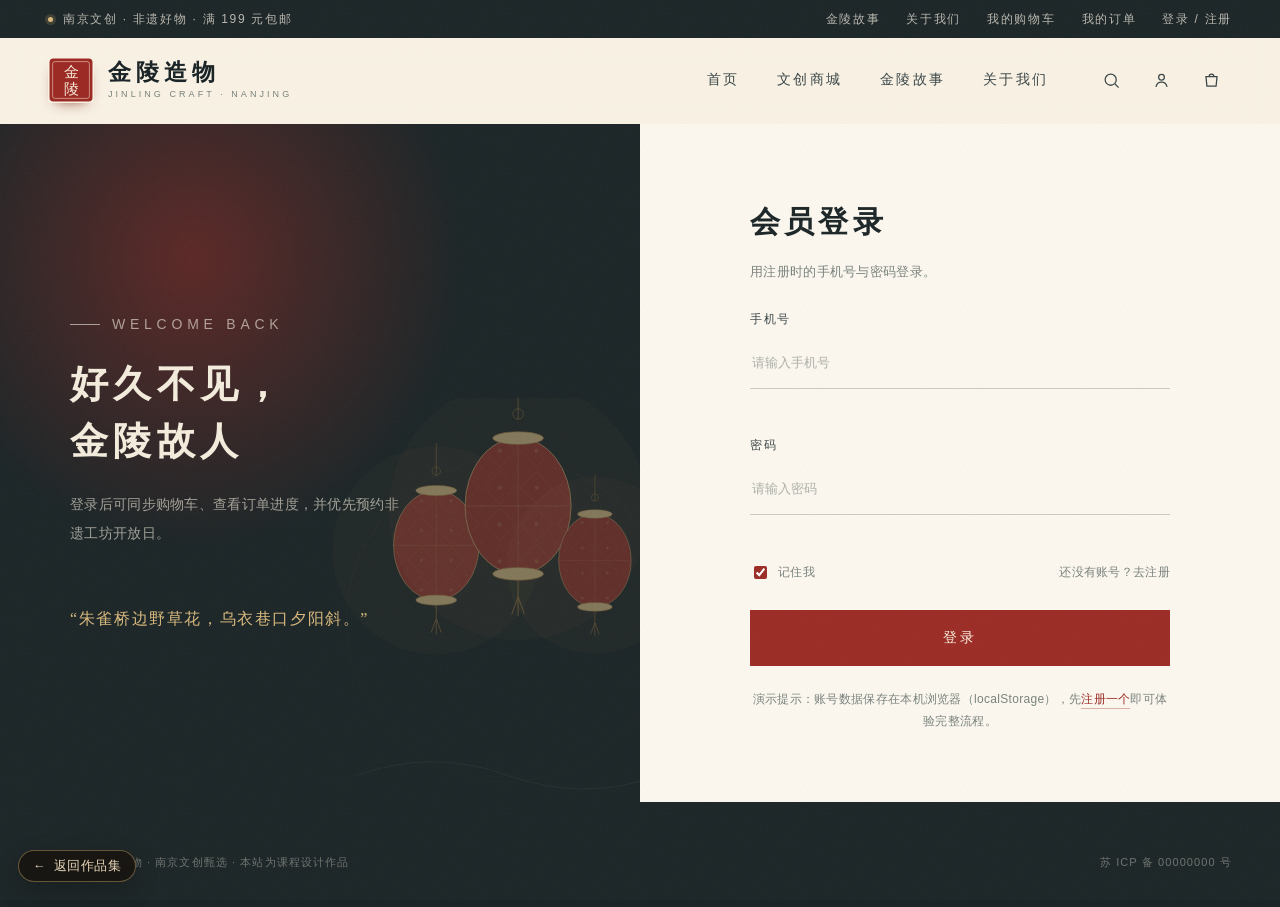
<file: nanjing/login.html>
<!doctype html>
<html lang="zh-CN">
<head>
<meta charset="utf-8">
<meta name="viewport" content="width=device-width, initial-scale=1">
<title>会员登录 · 金陵造物</title>
<meta name="description" content="登录金陵造物会员中心，查看订单、购物车与专属优惠。">
<link rel="icon" href="assets/img/favicon.svg" type="image/svg+xml">
<link rel="stylesheet" href="assets/css/site.css">
<script>document.documentElement.classList.add('js');</script>
</head>
<body>

<div class="topbar">
  <div class="wrap">
    <span class="topbar-tag">南京文创 · 非遗好物 · 满 199 元包邮</span>
    <nav class="topbar-links" aria-label="快捷入口">
      <a href="story.html">金陵故事</a>
      <a href="about.html">关于我们</a>
      <a href="cart.html">我的购物车</a>
      <a href="orders.html">我的订单</a>
      <a class="js-auth-link" href="login.html">登录 / 注册</a>
    </nav>
  </div>
</div>

<header class="header">
  <div class="wrap">
    <a class="logo" href="index.html" aria-label="金陵造物首页">
      <img class="logo-seal" src="assets/img/seal.svg" alt="">
      <span class="logo-text">
        <span class="logo-name">金陵造物</span>
        <span class="logo-sub">Jinling Craft · Nanjing</span>
      </span>
    </a>
    <nav class="nav" aria-label="主导航">
      <a href="index.html">首页</a>
      <a href="shop.html">文创商城</a>
      <a href="story.html">金陵故事</a>
      <a href="about.html">关于我们</a>
    </nav>
    <div class="header-tools">
      <button class="icon-btn js-search-toggle" type="button" aria-label="搜索">
        <svg viewBox="0 0 24 24" fill="none" stroke="currentColor" stroke-width="1.6"><circle cx="11" cy="11" r="7"/><path d="M16.5 16.5 21 21"/></svg>
      </button>
      <a class="icon-btn" href="login.html" aria-label="我的账户">
        <svg viewBox="0 0 24 24" fill="none" stroke="currentColor" stroke-width="1.6"><circle cx="12" cy="8" r="3.6"/><path d="M5 20c.8-4 3.6-6 7-6s6.2 2 7 6"/></svg>
      </a>
      <a class="icon-btn" href="cart.html" aria-label="购物车">
        <svg viewBox="0 0 24 24" fill="none" stroke="currentColor" stroke-width="1.6"><path d="M5 7h14l-1.2 12H6.2L5 7Z"/><path d="M9 7a3 3 0 0 1 6 0"/></svg>
        <span class="cart-count js-cart-count">0</span>
      </a>
      <button class="burger" type="button" aria-label="打开菜单" aria-expanded="false"><span></span><span></span><span></span></button>
    </div>
  </div>
  <div class="search-bar">
    <div class="wrap">
      <form role="search">
        <svg viewBox="0 0 24 24" fill="none" stroke="currentColor" stroke-width="1.6"><circle cx="11" cy="11" r="7"/><path d="M16.5 16.5 21 21"/></svg>
        <input type="search" name="q" placeholder="搜索云锦、折扇、灯彩……" aria-label="搜索商品">
        <button type="submit">搜索</button>
      </form>
    </div>
  </div>
</header>

<main>
  <div class="auth-wrap">
    <aside class="auth-aside">
      <img src="assets/img/hero-02.svg" alt="">
      <div class="auth-aside-inner">
        <p class="eyebrow">Welcome back</p>
        <h2>好久不见，<br>金陵故人</h2>
        <p>登录后可同步购物车、查看订单进度，并优先预约非遗工坊开放日。</p>
        <p class="quote">“朱雀桥边野草花，乌衣巷口夕阳斜。”</p>
      </div>
    </aside>

    <div class="auth-main">
      <div class="auth-card">
        <h1>会员登录</h1>
        <p class="lead">用注册时的手机号与密码登录。</p>

        <form id="loginForm" novalidate>
          <div class="field" data-field="phone">
            <label for="loginPhone">手机号</label>
            <input id="loginPhone" name="phone" type="tel" placeholder="请输入手机号" inputmode="numeric" maxlength="11" autocomplete="username">
            <p class="hint"></p>
          </div>

          <div class="field" data-field="password">
            <label for="loginPassword">密码</label>
            <input id="loginPassword" name="password" type="password" placeholder="请输入密码" autocomplete="current-password">
            <p class="hint"></p>
          </div>

          <div class="agree" style="justify-content:space-between">
            <label style="display:flex;gap:8px;align-items:center"><input type="checkbox" id="rememberMe" checked> 记住我</label>
            <a href="register.html" style="color:var(--muted)">还没有账号？去注册</a>
          </div>

          <div class="form-alert" id="loginAlert" role="alert"></div>

          <button class="btn btn-block auth-submit" type="submit">登录</button>
        </form>

        <p class="auth-switch" style="margin-top:22px">演示提示：账号数据保存在本机浏览器（localStorage），先<a href="register.html">注册一个</a>即可体验完整流程。</p>
      </div>
    </div>
  </div>
</main>

<footer class="footer" style="padding-top:50px">
  <div class="wrap">
    <div class="footer-bottom" style="margin-top:0;border:0;padding-top:0">
      <span>© <span class="js-year">2025</span> 金陵造物 · 南京文创甄选 · 本站为课程设计作品</span>
      <span>苏 ICP 备 00000000 号</span>
    </div>
  </div>
</footer>

<div class="drawer" aria-hidden="true">
  <div class="drawer-head">
    <a class="logo" href="index.html">
      <img class="logo-seal" src="assets/img/seal.svg" alt="">
      <span class="logo-text"><span class="logo-name">金陵造物</span></span>
    </a>
    <button class="icon-btn js-drawer-close" type="button" aria-label="关闭菜单">
      <svg viewBox="0 0 24 24" fill="none" stroke="currentColor" stroke-width="1.6"><path d="M5 5l14 14M19 5 5 19"/></svg>
    </button>
  </div>
  <nav aria-label="移动端导航">
    <a href="index.html">首页</a>
    <a href="shop.html">文创商城</a>
    <a href="story.html">金陵故事</a>
    <a href="about.html">关于我们</a>
    <a href="cart.html">购物车</a>
    <a href="login.html">登录 / 注册</a>
  </nav>
  <p class="drawer-foot">南京文创 · 非遗好物<br>满 199 元包邮</p>
</div>

<button class="back-top" type="button" aria-label="回到顶部">
  <svg viewBox="0 0 24 24" width="18" height="18" fill="none" stroke="currentColor" stroke-width="1.6"><path d="M12 19V5M6 11l6-6 6 6"/></svg>
</button>

<script src="assets/js/data.js"></script>
<script src="assets/js/app.js"></script>
<script src="assets/js/auth.js"></script>
  <script src="assets/js/portfolio-back.js"></script>
</body>
</html>
</file>
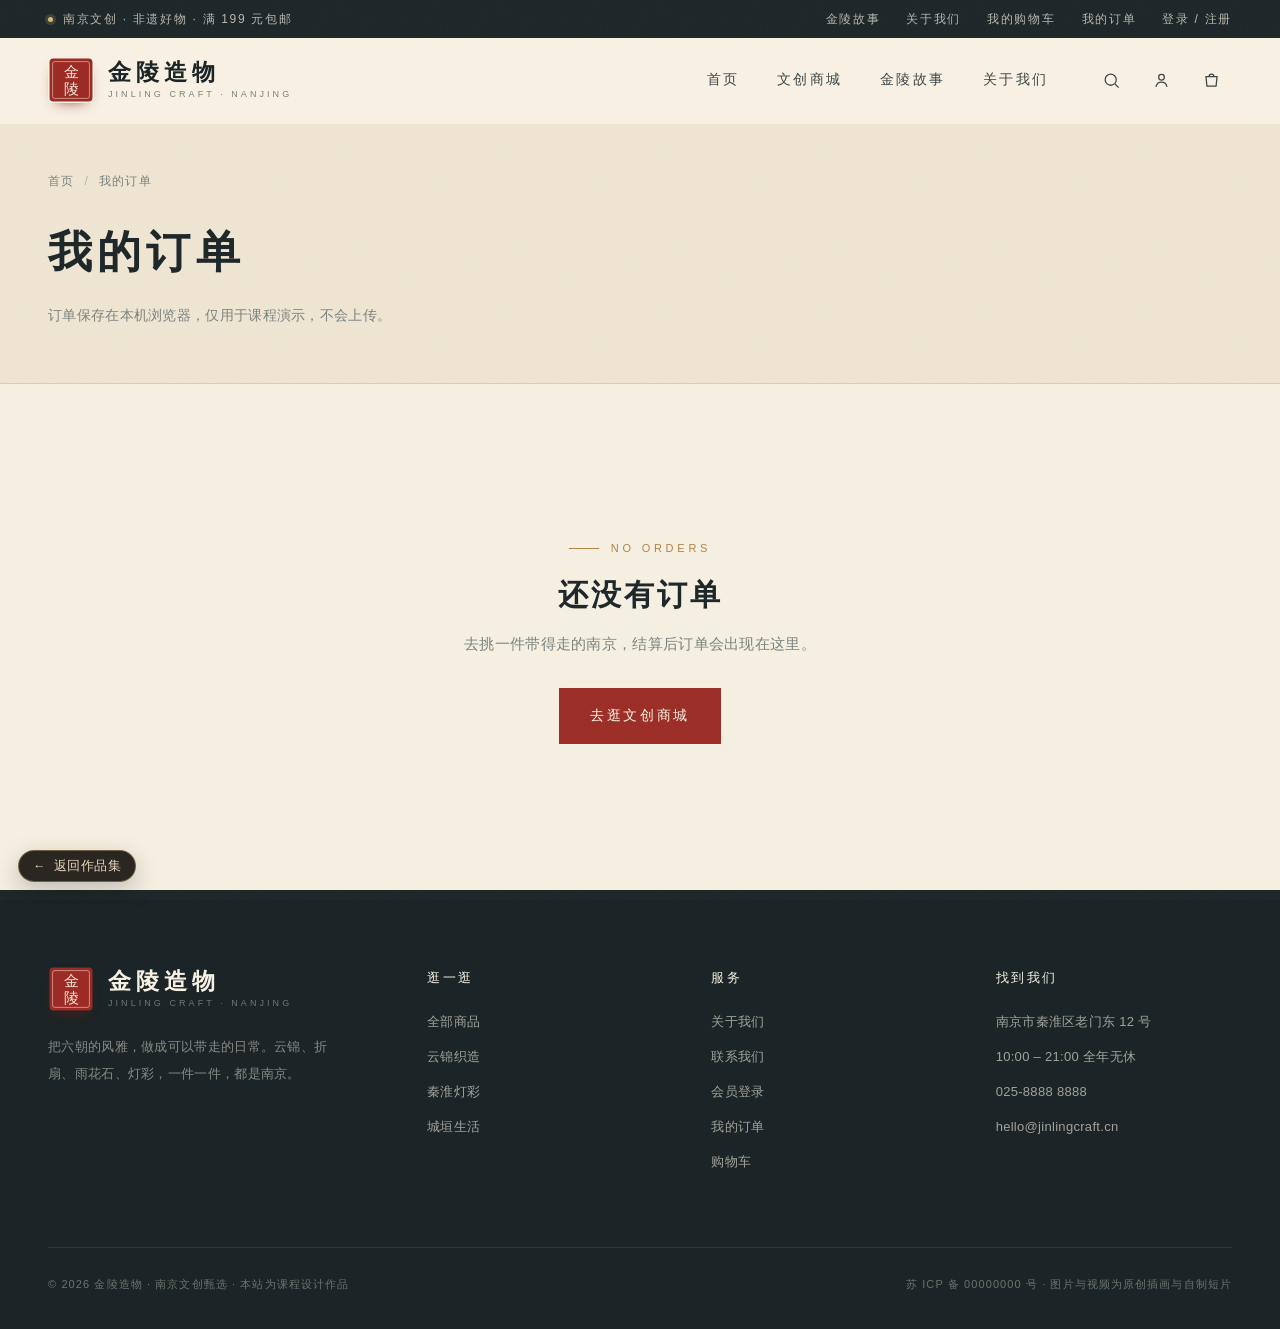
<file: nanjing/orders.html>
<!doctype html>
<html lang="zh-CN">
<head>
<meta charset="utf-8">
<meta name="viewport" content="width=device-width, initial-scale=1">
<title>我的订单 · 金陵造物</title>
<meta name="description" content="金陵造物我的订单：查看课程演示中产生的模拟订单。">
<link rel="icon" href="assets/img/favicon.svg" type="image/svg+xml">
<link rel="stylesheet" href="assets/css/site.css">
<script>document.documentElement.classList.add('js');</script>
</head>
<body>

<div class="topbar">
  <div class="wrap">
    <span class="topbar-tag">南京文创 · 非遗好物 · 满 199 元包邮</span>
    <nav class="topbar-links" aria-label="快捷入口">
      <a href="story.html">金陵故事</a>
      <a href="about.html">关于我们</a>
      <a href="cart.html">我的购物车</a>
      <a href="orders.html">我的订单</a>
      <a class="js-auth-link" href="login.html">登录 / 注册</a>
    </nav>
  </div>
</div>

<header class="header">
  <div class="wrap">
    <a class="logo" href="index.html" aria-label="金陵造物首页">
      <img class="logo-seal" src="assets/img/seal.svg" alt="">
      <span class="logo-text">
        <span class="logo-name">金陵造物</span>
        <span class="logo-sub">Jinling Craft · Nanjing</span>
      </span>
    </a>
    <nav class="nav" aria-label="主导航">
      <a href="index.html">首页</a>
      <a href="shop.html">文创商城</a>
      <a href="story.html">金陵故事</a>
      <a href="about.html">关于我们</a>
    </nav>
    <div class="header-tools">
      <button class="icon-btn js-search-toggle" type="button" aria-label="搜索">
        <svg viewBox="0 0 24 24" fill="none" stroke="currentColor" stroke-width="1.6"><circle cx="11" cy="11" r="7"/><path d="M16.5 16.5 21 21"/></svg>
      </button>
      <a class="icon-btn" href="login.html" aria-label="我的账户">
        <svg viewBox="0 0 24 24" fill="none" stroke="currentColor" stroke-width="1.6"><circle cx="12" cy="8" r="3.6"/><path d="M5 20c.8-4 3.6-6 7-6s6.2 2 7 6"/></svg>
      </a>
      <a class="icon-btn" href="cart.html" aria-label="购物车">
        <svg viewBox="0 0 24 24" fill="none" stroke="currentColor" stroke-width="1.6"><path d="M5 7h14l-1.2 12H6.2L5 7Z"/><path d="M9 7a3 3 0 0 1 6 0"/></svg>
        <span class="cart-count js-cart-count">0</span>
      </a>
      <button class="burger" type="button" aria-label="打开菜单" aria-expanded="false"><span></span><span></span><span></span></button>
    </div>
  </div>
  <div class="search-bar">
    <div class="wrap">
      <form role="search">
        <svg viewBox="0 0 24 24" fill="none" stroke="currentColor" stroke-width="1.6"><circle cx="11" cy="11" r="7"/><path d="M16.5 16.5 21 21"/></svg>
        <input type="search" name="q" placeholder="搜索云锦、折扇、灯彩……" aria-label="搜索商品">
        <button type="submit">搜索</button>
      </form>
    </div>
  </div>
</header>

<main>
  <section class="page-head">
    <div class="wrap">
      <nav class="breadcrumb" aria-label="面包屑">
        <a href="index.html">首页</a><span class="sep">/</span><span>我的订单</span>
      </nav>
      <h1 class="page-title">我的订单</h1>
      <p class="page-sub">订单保存在本机浏览器，仅用于课程演示，不会上传。</p>
    </div>
  </section>

  <section class="section section--tight">
    <div class="wrap">
      <div id="orderList"></div>
      <div id="orderEmpty" style="display:none;padding:70px 0;text-align:center">
        <p class="eyebrow" style="justify-content:center">No orders</p>
        <h2 class="sec-title" style="font-size:30px;margin-bottom:14px">还没有订单</h2>
        <p style="color:var(--muted);margin-bottom:30px">去挑一件带得走的南京，结算后订单会出现在这里。</p>
        <a class="btn" href="shop.html">去逛文创商城</a>
      </div>
    </div>
  </section>
</main>

<footer class="footer">
  <div class="wrap">
    <div class="footer-top">
      <div class="footer-brand">
        <a class="logo" href="index.html">
          <img class="logo-seal" src="assets/img/seal.svg" alt="">
          <span class="logo-text">
            <span class="logo-name">金陵造物</span>
            <span class="logo-sub">Jinling Craft · Nanjing</span>
          </span>
        </a>
        <p class="footer-desc">把六朝的风雅，做成可以带走的日常。云锦、折扇、雨花石、灯彩，一件一件，都是南京。</p>
      </div>
      <div>
        <h4>逛一逛</h4>
        <ul>
          <li><a href="shop.html">全部商品</a></li>
          <li><a href="shop.html?cat=yunjin">云锦织造</a></li>
          <li><a href="shop.html?cat=dengcai">秦淮灯彩</a></li>
          <li><a href="shop.html?cat=chengyuan">城垣生活</a></li>
        </ul>
      </div>
      <div>
        <h4>服务</h4>
        <ul>
          <li><a href="about.html">关于我们</a></li>
          <li><a href="about.html#contact">联系我们</a></li>
          <li><a href="login.html">会员登录</a></li>
          <li><a href="orders.html">我的订单</a></li>
          <li><a href="cart.html">购物车</a></li>
        </ul>
      </div>
      <div>
        <h4>找到我们</h4>
        <ul>
          <li>南京市秦淮区老门东 12 号</li>
          <li>10:00 – 21:00 全年无休</li>
          <li><a href="tel:02588888888">025-8888 8888</a></li>
          <li><a href="mailto:hello@jinlingcraft.cn">hello@jinlingcraft.cn</a></li>
        </ul>
      </div>
    </div>
    <div class="footer-bottom">
      <span>© <span class="js-year">2025</span> 金陵造物 · 南京文创甄选 · 本站为课程设计作品</span>
      <span>苏 ICP 备 00000000 号 · 图片与视频为原创插画与自制短片</span>
    </div>
  </div>
</footer>

<div class="drawer" aria-hidden="true">
  <div class="drawer-head">
    <a class="logo" href="index.html">
      <img class="logo-seal" src="assets/img/seal.svg" alt="">
      <span class="logo-text"><span class="logo-name">金陵造物</span></span>
    </a>
    <button class="icon-btn js-drawer-close" type="button" aria-label="关闭菜单">
      <svg viewBox="0 0 24 24" fill="none" stroke="currentColor" stroke-width="1.6"><path d="M5 5l14 14M19 5 5 19"/></svg>
    </button>
  </div>
  <nav aria-label="移动端导航">
    <a href="index.html">首页</a>
    <a href="shop.html">文创商城</a>
    <a href="story.html">金陵故事</a>
    <a href="about.html">关于我们</a>
    <a href="cart.html">购物车</a>
    <a href="login.html">登录 / 注册</a>
  </nav>
  <p class="drawer-foot">南京文创 · 非遗好物<br>满 199 元包邮</p>
</div>

<button class="back-top" type="button" aria-label="回到顶部">
  <svg viewBox="0 0 24 24" width="18" height="18" fill="none" stroke="currentColor" stroke-width="1.6"><path d="M12 19V5M6 11l6-6 6 6"/></svg>
</button>

<script src="assets/js/data.js"></script>
<script src="assets/js/app.js"></script>
<script src="assets/js/orders.js"></script>
  <script src="assets/js/portfolio-back.js"></script>
</body>
</html>
</file>
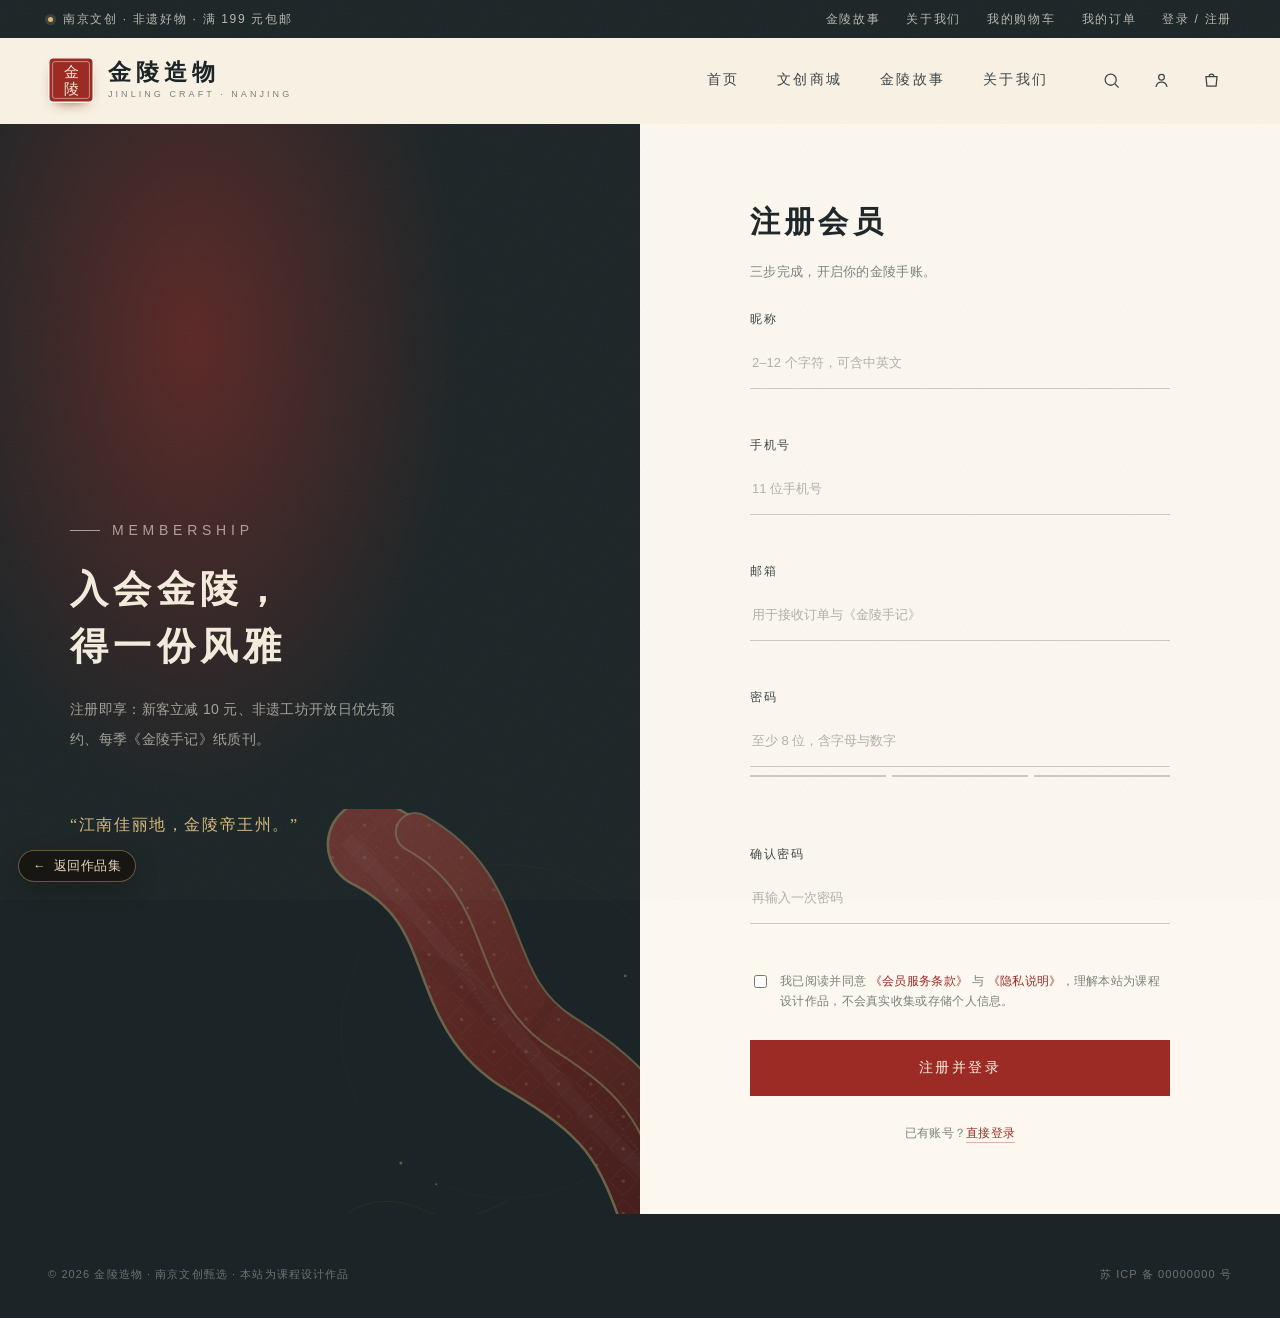
<file: nanjing/register.html>
<!doctype html>
<html lang="zh-CN">
<head>
<meta charset="utf-8">
<meta name="viewport" content="width=device-width, initial-scale=1">
<title>注册会员 · 金陵造物</title>
<meta name="description" content="注册金陵造物会员，收藏南京文创好物、查看订单与专属优惠。">
<link rel="icon" href="assets/img/favicon.svg" type="image/svg+xml">
<link rel="stylesheet" href="assets/css/site.css">
<script>document.documentElement.classList.add('js');</script>
</head>
<body>

<div class="topbar">
  <div class="wrap">
    <span class="topbar-tag">南京文创 · 非遗好物 · 满 199 元包邮</span>
    <nav class="topbar-links" aria-label="快捷入口">
      <a href="story.html">金陵故事</a>
      <a href="about.html">关于我们</a>
      <a href="cart.html">我的购物车</a>
      <a href="orders.html">我的订单</a>
      <a class="js-auth-link" href="login.html">登录 / 注册</a>
    </nav>
  </div>
</div>

<header class="header">
  <div class="wrap">
    <a class="logo" href="index.html" aria-label="金陵造物首页">
      <img class="logo-seal" src="assets/img/seal.svg" alt="">
      <span class="logo-text">
        <span class="logo-name">金陵造物</span>
        <span class="logo-sub">Jinling Craft · Nanjing</span>
      </span>
    </a>
    <nav class="nav" aria-label="主导航">
      <a href="index.html">首页</a>
      <a href="shop.html">文创商城</a>
      <a href="story.html">金陵故事</a>
      <a href="about.html">关于我们</a>
    </nav>
    <div class="header-tools">
      <button class="icon-btn js-search-toggle" type="button" aria-label="搜索">
        <svg viewBox="0 0 24 24" fill="none" stroke="currentColor" stroke-width="1.6"><circle cx="11" cy="11" r="7"/><path d="M16.5 16.5 21 21"/></svg>
      </button>
      <a class="icon-btn" href="login.html" aria-label="我的账户">
        <svg viewBox="0 0 24 24" fill="none" stroke="currentColor" stroke-width="1.6"><circle cx="12" cy="8" r="3.6"/><path d="M5 20c.8-4 3.6-6 7-6s6.2 2 7 6"/></svg>
      </a>
      <a class="icon-btn" href="cart.html" aria-label="购物车">
        <svg viewBox="0 0 24 24" fill="none" stroke="currentColor" stroke-width="1.6"><path d="M5 7h14l-1.2 12H6.2L5 7Z"/><path d="M9 7a3 3 0 0 1 6 0"/></svg>
        <span class="cart-count js-cart-count">0</span>
      </a>
      <button class="burger" type="button" aria-label="打开菜单" aria-expanded="false"><span></span><span></span><span></span></button>
    </div>
  </div>
  <div class="search-bar">
    <div class="wrap">
      <form role="search">
        <svg viewBox="0 0 24 24" fill="none" stroke="currentColor" stroke-width="1.6"><circle cx="11" cy="11" r="7"/><path d="M16.5 16.5 21 21"/></svg>
        <input type="search" name="q" placeholder="搜索云锦、折扇、灯彩……" aria-label="搜索商品">
        <button type="submit">搜索</button>
      </form>
    </div>
  </div>
</header>

<main>
  <div class="auth-wrap">
    <aside class="auth-aside">
      <img src="assets/img/hero-01.svg" alt="">
      <div class="auth-aside-inner">
        <p class="eyebrow">Membership</p>
        <h2>入会金陵，<br>得一份风雅</h2>
        <p>注册即享：新客立减 10 元、非遗工坊开放日优先预约、每季《金陵手记》纸质刊。</p>
        <p class="quote">“江南佳丽地，金陵帝王州。”</p>
      </div>
    </aside>

    <div class="auth-main">
      <div class="auth-card">
        <h1>注册会员</h1>
        <p class="lead">三步完成，开启你的金陵手账。</p>

        <form id="registerForm" novalidate>
          <div class="field" data-field="name">
            <label for="regName">昵称</label>
            <input id="regName" name="name" type="text" placeholder="2–12 个字符，可含中英文" autocomplete="nickname">
            <p class="hint"></p>
          </div>

          <div class="field" data-field="phone">
            <label for="regPhone">手机号</label>
            <input id="regPhone" name="phone" type="tel" placeholder="11 位手机号" inputmode="numeric" maxlength="11" autocomplete="tel">
            <p class="hint"></p>
          </div>

          <div class="field" data-field="email">
            <label for="regEmail">邮箱</label>
            <input id="regEmail" name="email" type="email" placeholder="用于接收订单与《金陵手记》" autocomplete="email">
            <p class="hint"></p>
          </div>

          <div class="field" data-field="password">
            <label for="regPassword">密码</label>
            <input id="regPassword" name="password" type="password" placeholder="至少 8 位，含字母与数字" autocomplete="new-password">
            <div class="strength" id="strength" data-level="0"><i></i><i></i><i></i></div>
            <p class="strength-label" id="strengthLabel"></p>
            <p class="hint"></p>
          </div>

          <div class="field" data-field="confirm">
            <label for="regConfirm">确认密码</label>
            <input id="regConfirm" name="confirm" type="password" placeholder="再输入一次密码" autocomplete="new-password">
            <p class="hint"></p>
          </div>

          <label class="agree">
            <input type="checkbox" id="regAgree">
            <span>我已阅读并同意 <a href="about.html">《会员服务条款》</a> 与 <a href="about.html">《隐私说明》</a>，理解本站为课程设计作品，不会真实收集或存储个人信息。</span>
          </label>

          <div class="form-alert" id="regAlert" role="alert"></div>

          <button class="btn btn-block auth-submit" type="submit">注册并登录</button>
        </form>

        <p class="auth-switch">已有账号？<a href="login.html">直接登录</a></p>
      </div>
    </div>
  </div>
</main>

<footer class="footer" style="padding-top:50px">
  <div class="wrap">
    <div class="footer-bottom" style="margin-top:0;border:0;padding-top:0">
      <span>© <span class="js-year">2025</span> 金陵造物 · 南京文创甄选 · 本站为课程设计作品</span>
      <span>苏 ICP 备 00000000 号</span>
    </div>
  </div>
</footer>

<div class="drawer" aria-hidden="true">
  <div class="drawer-head">
    <a class="logo" href="index.html">
      <img class="logo-seal" src="assets/img/seal.svg" alt="">
      <span class="logo-text"><span class="logo-name">金陵造物</span></span>
    </a>
    <button class="icon-btn js-drawer-close" type="button" aria-label="关闭菜单">
      <svg viewBox="0 0 24 24" fill="none" stroke="currentColor" stroke-width="1.6"><path d="M5 5l14 14M19 5 5 19"/></svg>
    </button>
  </div>
  <nav aria-label="移动端导航">
    <a href="index.html">首页</a>
    <a href="shop.html">文创商城</a>
    <a href="story.html">金陵故事</a>
    <a href="about.html">关于我们</a>
    <a href="cart.html">购物车</a>
    <a href="login.html">登录 / 注册</a>
  </nav>
  <p class="drawer-foot">南京文创 · 非遗好物<br>满 199 元包邮</p>
</div>

<button class="back-top" type="button" aria-label="回到顶部">
  <svg viewBox="0 0 24 24" width="18" height="18" fill="none" stroke="currentColor" stroke-width="1.6"><path d="M12 19V5M6 11l6-6 6 6"/></svg>
</button>

<script src="assets/js/data.js"></script>
<script src="assets/js/app.js"></script>
<script src="assets/js/auth.js"></script>
  <script src="assets/js/portfolio-back.js"></script>
</body>
</html>
</file>
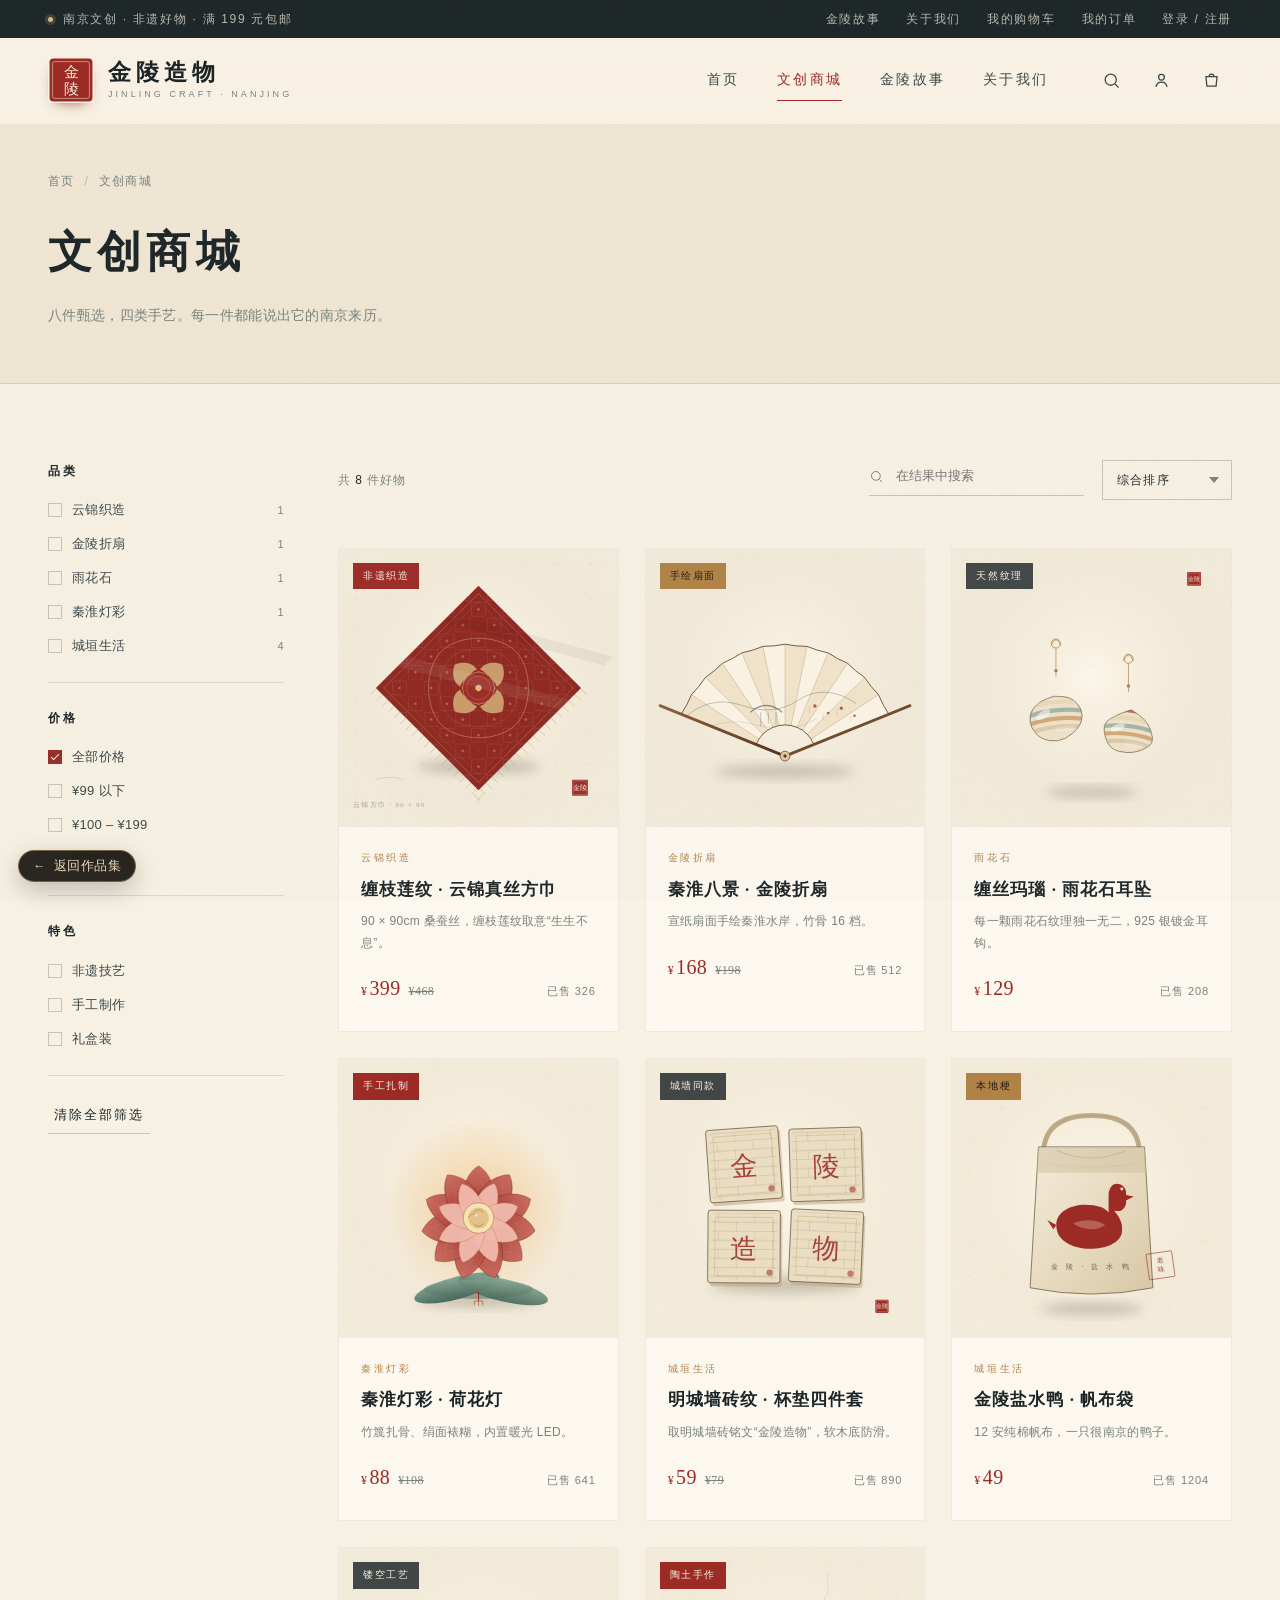
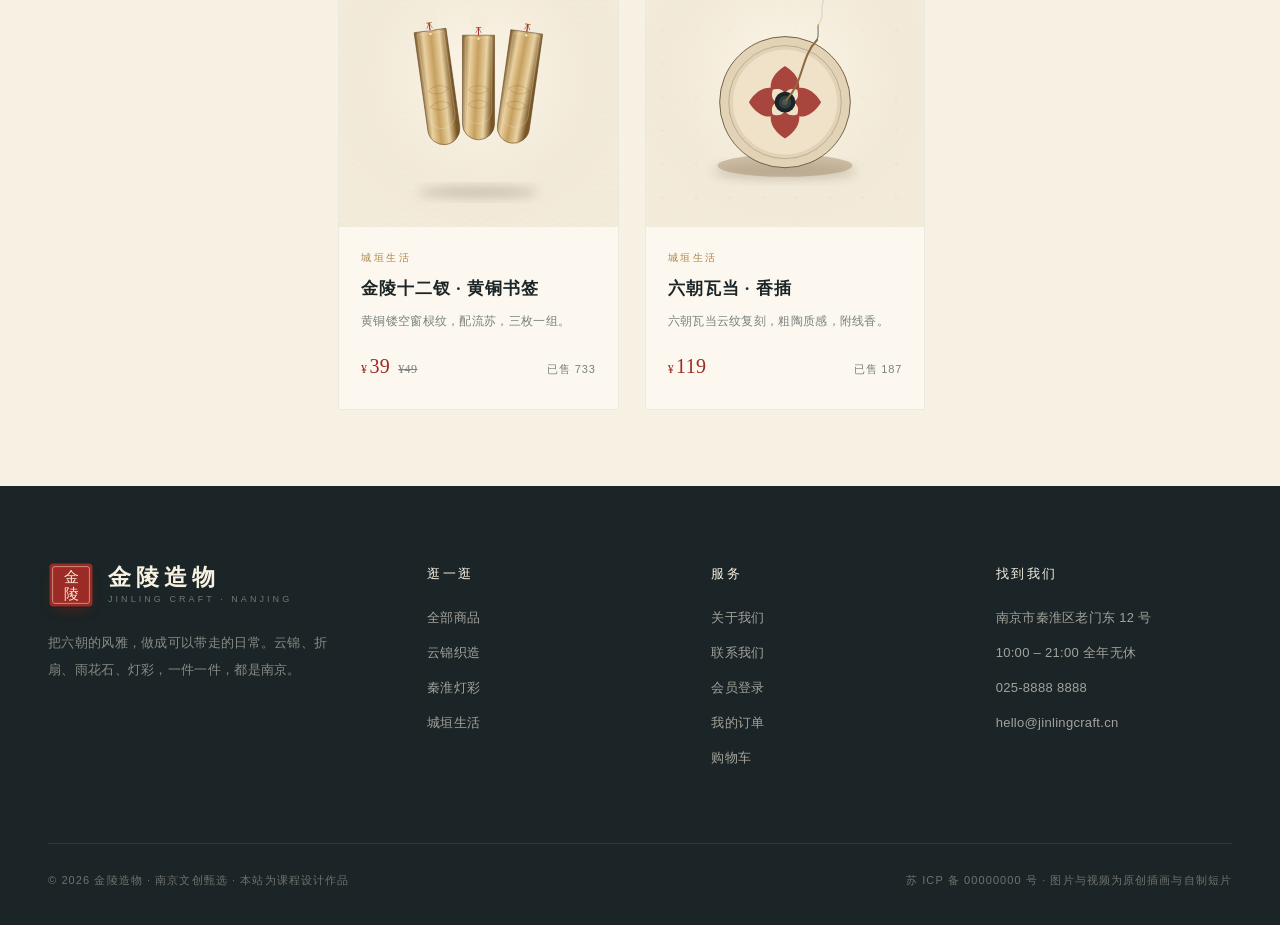
<file: nanjing/shop.html>
<!doctype html>
<html lang="zh-CN">
<head>
<meta charset="utf-8">
<meta name="viewport" content="width=device-width, initial-scale=1">
<title>文创商城 · 金陵造物｜云锦 折扇 雨花石 灯彩 城墙好物</title>
<meta name="description" content="金陵造物文创商城，按品类、价格与特色筛选云锦、折扇、雨花石、灯彩与城墙生活好物。">
<link rel="icon" href="assets/img/favicon.svg" type="image/svg+xml">
<link rel="stylesheet" href="assets/css/site.css">
<script>document.documentElement.classList.add('js');</script>
</head>
<body>

<div class="topbar">
  <div class="wrap">
    <span class="topbar-tag">南京文创 · 非遗好物 · 满 199 元包邮</span>
    <nav class="topbar-links" aria-label="快捷入口">
      <a href="story.html">金陵故事</a>
      <a href="about.html">关于我们</a>
      <a href="cart.html">我的购物车</a>
      <a href="orders.html">我的订单</a>
      <a class="js-auth-link" href="login.html">登录 / 注册</a>
    </nav>
  </div>
</div>

<header class="header">
  <div class="wrap">
    <a class="logo" href="index.html" aria-label="金陵造物首页">
      <img class="logo-seal" src="assets/img/seal.svg" alt="">
      <span class="logo-text">
        <span class="logo-name">金陵造物</span>
        <span class="logo-sub">Jinling Craft · Nanjing</span>
      </span>
    </a>
    <nav class="nav" aria-label="主导航">
      <a href="index.html">首页</a>
      <a class="is-active" href="shop.html">文创商城</a>
      <a href="story.html">金陵故事</a>
      <a href="about.html">关于我们</a>
    </nav>
    <div class="header-tools">
      <button class="icon-btn js-search-toggle" type="button" aria-label="搜索">
        <svg viewBox="0 0 24 24" fill="none" stroke="currentColor" stroke-width="1.6"><circle cx="11" cy="11" r="7"/><path d="M16.5 16.5 21 21"/></svg>
      </button>
      <a class="icon-btn" href="login.html" aria-label="我的账户">
        <svg viewBox="0 0 24 24" fill="none" stroke="currentColor" stroke-width="1.6"><circle cx="12" cy="8" r="3.6"/><path d="M5 20c.8-4 3.6-6 7-6s6.2 2 7 6"/></svg>
      </a>
      <a class="icon-btn" href="cart.html" aria-label="购物车">
        <svg viewBox="0 0 24 24" fill="none" stroke="currentColor" stroke-width="1.6"><path d="M5 7h14l-1.2 12H6.2L5 7Z"/><path d="M9 7a3 3 0 0 1 6 0"/></svg>
        <span class="cart-count js-cart-count">0</span>
      </a>
      <button class="burger" type="button" aria-label="打开菜单" aria-expanded="false"><span></span><span></span><span></span></button>
    </div>
  </div>
  <div class="search-bar">
    <div class="wrap">
      <form role="search">
        <svg viewBox="0 0 24 24" fill="none" stroke="currentColor" stroke-width="1.6"><circle cx="11" cy="11" r="7"/><path d="M16.5 16.5 21 21"/></svg>
        <input type="search" name="q" placeholder="搜索云锦、折扇、灯彩……" aria-label="搜索商品">
        <button type="submit">搜索</button>
      </form>
    </div>
  </div>
</header>

<main>

  <section class="page-head">
    <div class="wrap">
      <nav class="breadcrumb" aria-label="面包屑">
        <a href="index.html">首页</a><span class="sep">/</span><span>文创商城</span>
      </nav>
      <h1 class="page-title">文创商城</h1>
      <p class="page-sub">八件甄选，四类手艺。每一件都能说出它的南京来历。</p>
    </div>
  </section>

  <section class="section section--tight">
    <div class="wrap">
      <div class="shop-layout">

        <aside class="filters" aria-label="筛选">
          <div class="filter-group">
            <h3 class="filter-title">品类</h3>
            <div class="filter-list" id="catFilters"></div>
          </div>
          <div class="filter-group">
            <h3 class="filter-title">价格</h3>
            <div class="filter-list">
              <label class="check"><input type="radio" name="price" value="all" checked> 全部价格</label>
              <label class="check"><input type="radio" name="price" value="0-99"> ¥99 以下</label>
              <label class="check"><input type="radio" name="price" value="100-199"> ¥100 – ¥199</label>
              <label class="check"><input type="radio" name="price" value="200+"> ¥200 以上</label>
            </div>
          </div>
          <div class="filter-group">
            <h3 class="filter-title">特色</h3>
            <div class="filter-list">
              <label class="check"><input type="checkbox" name="tag" value="非遗"> 非遗技艺</label>
              <label class="check"><input type="checkbox" name="tag" value="手工"> 手工制作</label>
              <label class="check"><input type="checkbox" name="tag" value="礼盒装"> 礼盒装</label>
            </div>
          </div>
          <div class="filter-group" style="border:0">
            <button class="link-arrow" type="button" id="resetFilters">清除全部筛选</button>
          </div>
        </aside>

        <div>
          <div class="toolbar">
            <p class="result-count">共 <b id="resultCount">8</b> 件好物</p>
            <div class="toolbar-right">
              <div class="search-inline">
                <svg viewBox="0 0 24 24" fill="none" stroke="currentColor" stroke-width="1.6"><circle cx="11" cy="11" r="7"/><path d="M16.5 16.5 21 21"/></svg>
                <input type="search" id="shopSearch" placeholder="在结果中搜索" aria-label="在结果中搜索">
              </div>
              <select class="select" id="sortSelect" aria-label="排序方式">
                <option value="default">综合排序</option>
                <option value="price-asc">价格从低到高</option>
                <option value="price-desc">价格从高到低</option>
                <option value="sold">销量优先</option>
              </select>
            </div>
          </div>

          <div class="active-filters" id="activeFilters"></div>
          <div class="shop-grid" id="shopGrid"></div>
        </div>

      </div>
    </div>
  </section>

</main>

<footer class="footer">
  <div class="wrap">
    <div class="footer-top">
      <div class="footer-brand">
        <a class="logo" href="index.html">
          <img class="logo-seal" src="assets/img/seal.svg" alt="">
          <span class="logo-text">
            <span class="logo-name">金陵造物</span>
            <span class="logo-sub">Jinling Craft · Nanjing</span>
          </span>
        </a>
        <p class="footer-desc">把六朝的风雅，做成可以带走的日常。云锦、折扇、雨花石、灯彩，一件一件，都是南京。</p>
      </div>
      <div>
        <h4>逛一逛</h4>
        <ul>
          <li><a href="shop.html">全部商品</a></li>
          <li><a href="shop.html?cat=yunjin">云锦织造</a></li>
          <li><a href="shop.html?cat=dengcai">秦淮灯彩</a></li>
          <li><a href="shop.html?cat=chengyuan">城垣生活</a></li>
        </ul>
      </div>
      <div>
        <h4>服务</h4>
        <ul>
          <li><a href="about.html">关于我们</a></li>
          <li><a href="about.html#contact">联系我们</a></li>
          <li><a href="login.html">会员登录</a></li>
          <li><a href="orders.html">我的订单</a></li>
          <li><a href="cart.html">购物车</a></li>
        </ul>
      </div>
      <div>
        <h4>找到我们</h4>
        <ul>
          <li>南京市秦淮区老门东 12 号</li>
          <li>10:00 – 21:00 全年无休</li>
          <li><a href="tel:02588888888">025-8888 8888</a></li>
          <li><a href="mailto:hello@jinlingcraft.cn">hello@jinlingcraft.cn</a></li>
        </ul>
      </div>
    </div>
    <div class="footer-bottom">
      <span>© <span class="js-year">2025</span> 金陵造物 · 南京文创甄选 · 本站为课程设计作品</span>
      <span>苏 ICP 备 00000000 号 · 图片与视频为原创插画与自制短片</span>
    </div>
  </div>
</footer>

<div class="drawer" aria-hidden="true">
  <div class="drawer-head">
    <a class="logo" href="index.html">
      <img class="logo-seal" src="assets/img/seal.svg" alt="">
      <span class="logo-text"><span class="logo-name">金陵造物</span></span>
    </a>
    <button class="icon-btn js-drawer-close" type="button" aria-label="关闭菜单">
      <svg viewBox="0 0 24 24" fill="none" stroke="currentColor" stroke-width="1.6"><path d="M5 5l14 14M19 5 5 19"/></svg>
    </button>
  </div>
  <nav aria-label="移动端导航">
    <a href="index.html">首页</a>
    <a href="shop.html">文创商城</a>
    <a href="story.html">金陵故事</a>
    <a href="about.html">关于我们</a>
    <a href="cart.html">购物车</a>
    <a href="login.html">登录 / 注册</a>
  </nav>
  <p class="drawer-foot">南京文创 · 非遗好物<br>满 199 元包邮</p>
</div>

<button class="back-top" type="button" aria-label="回到顶部">
  <svg viewBox="0 0 24 24" width="18" height="18" fill="none" stroke="currentColor" stroke-width="1.6"><path d="M12 19V5M6 11l6-6 6 6"/></svg>
</button>

<script src="assets/js/data.js"></script>
<script src="assets/js/app.js"></script>
<script src="assets/js/shop.js"></script>
  <script src="assets/js/portfolio-back.js"></script>
</body>
</html>
</file>
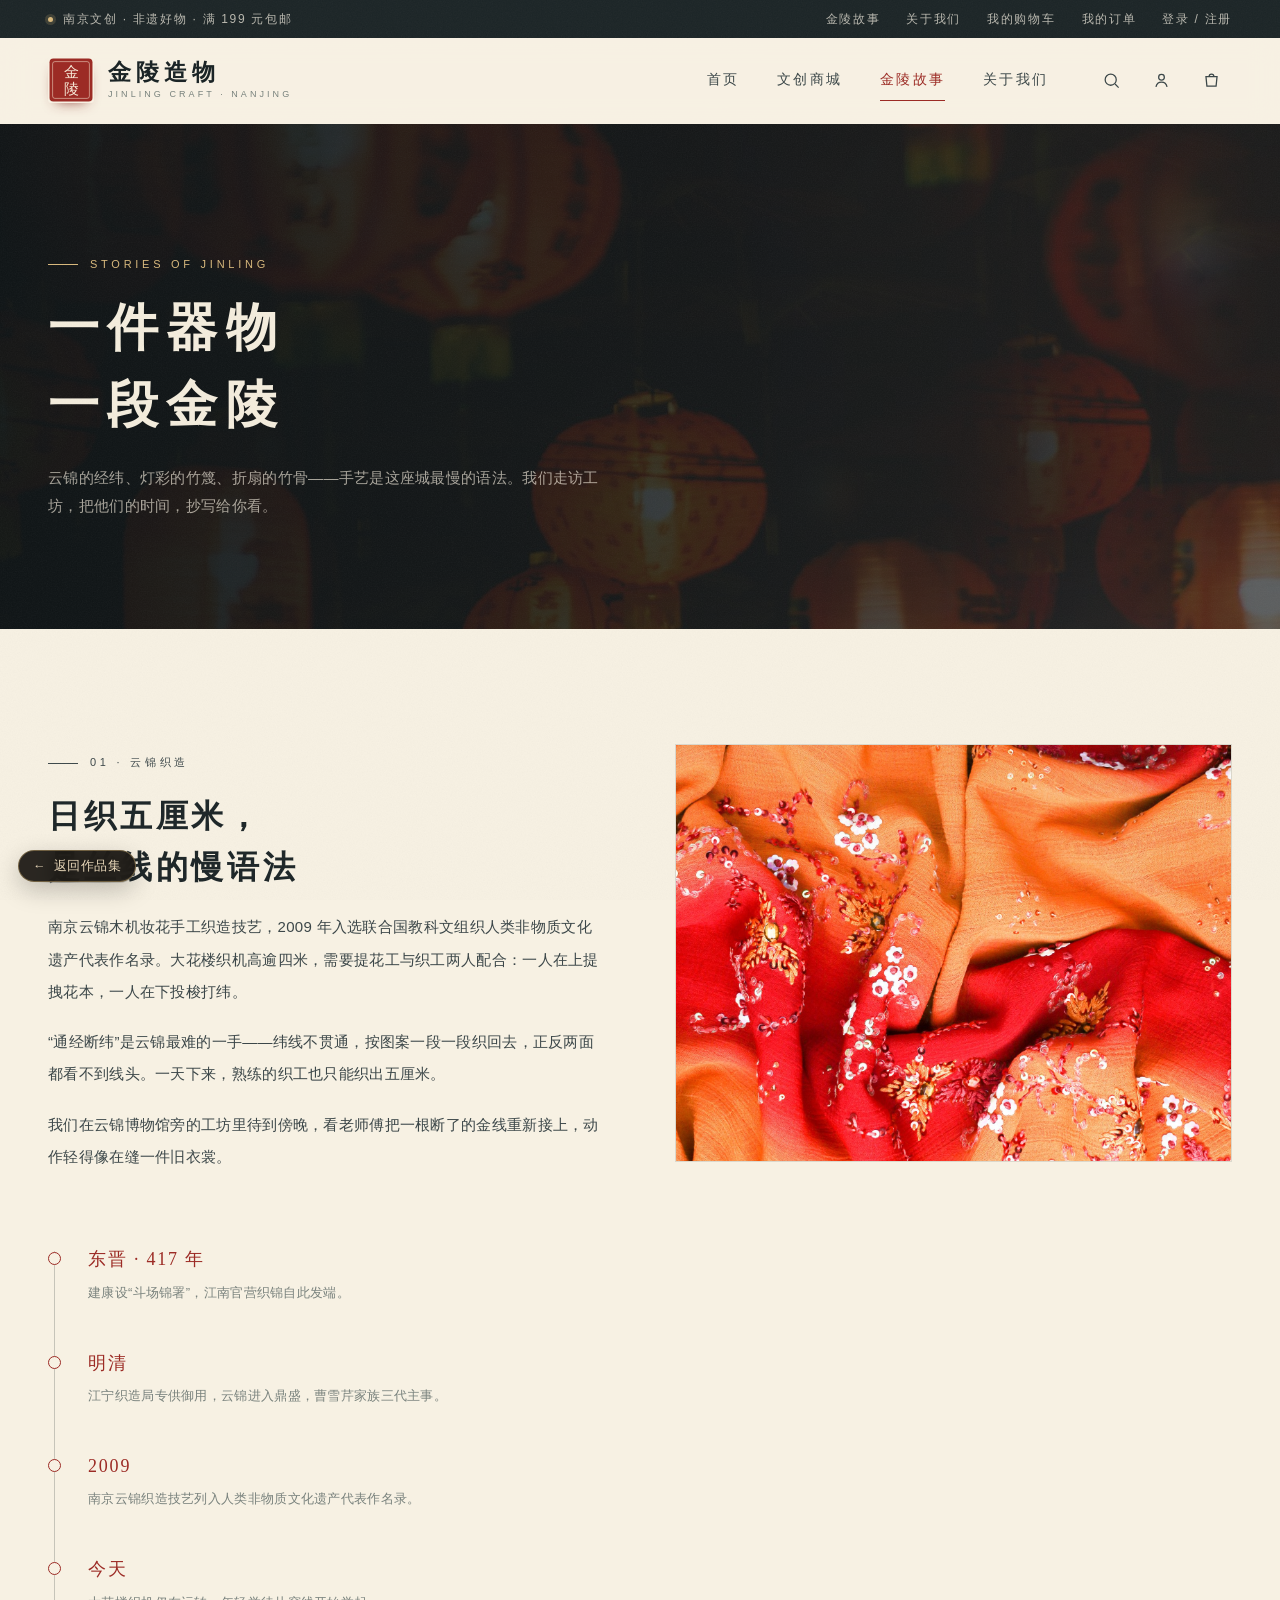
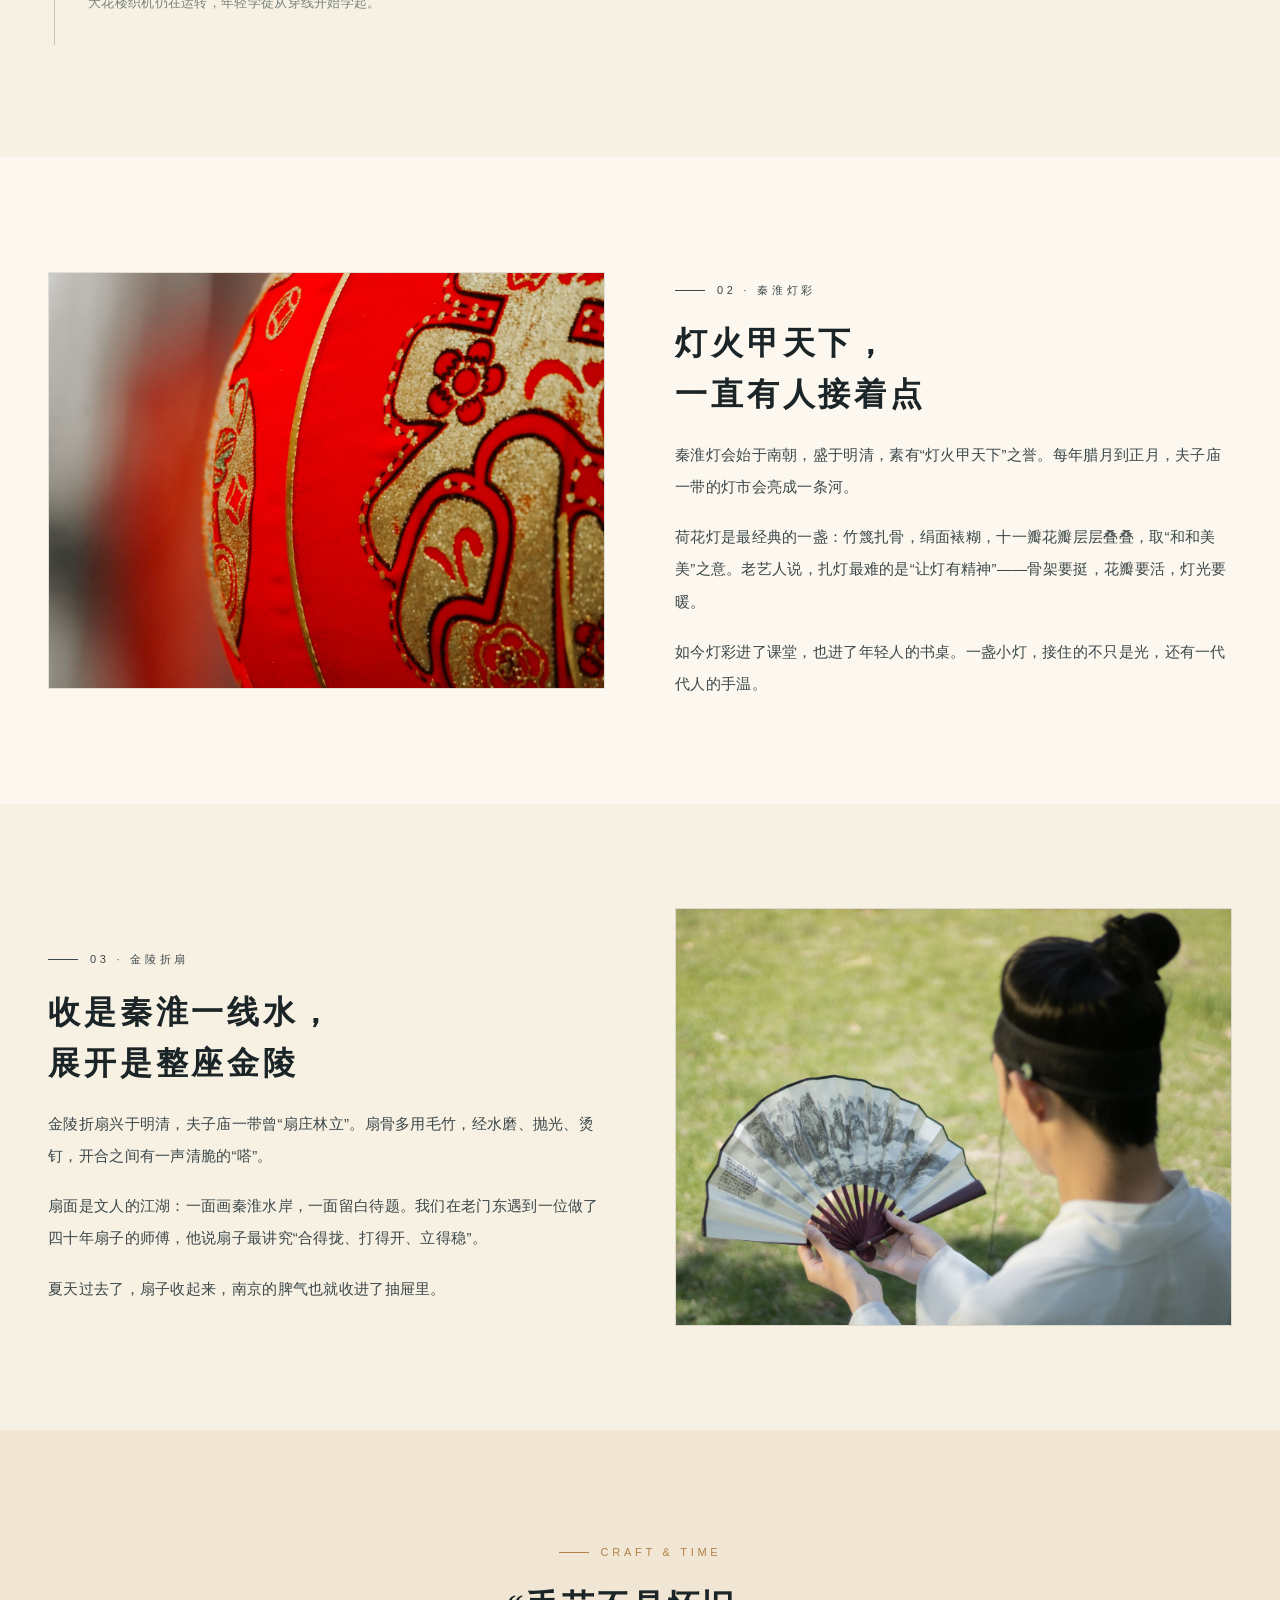
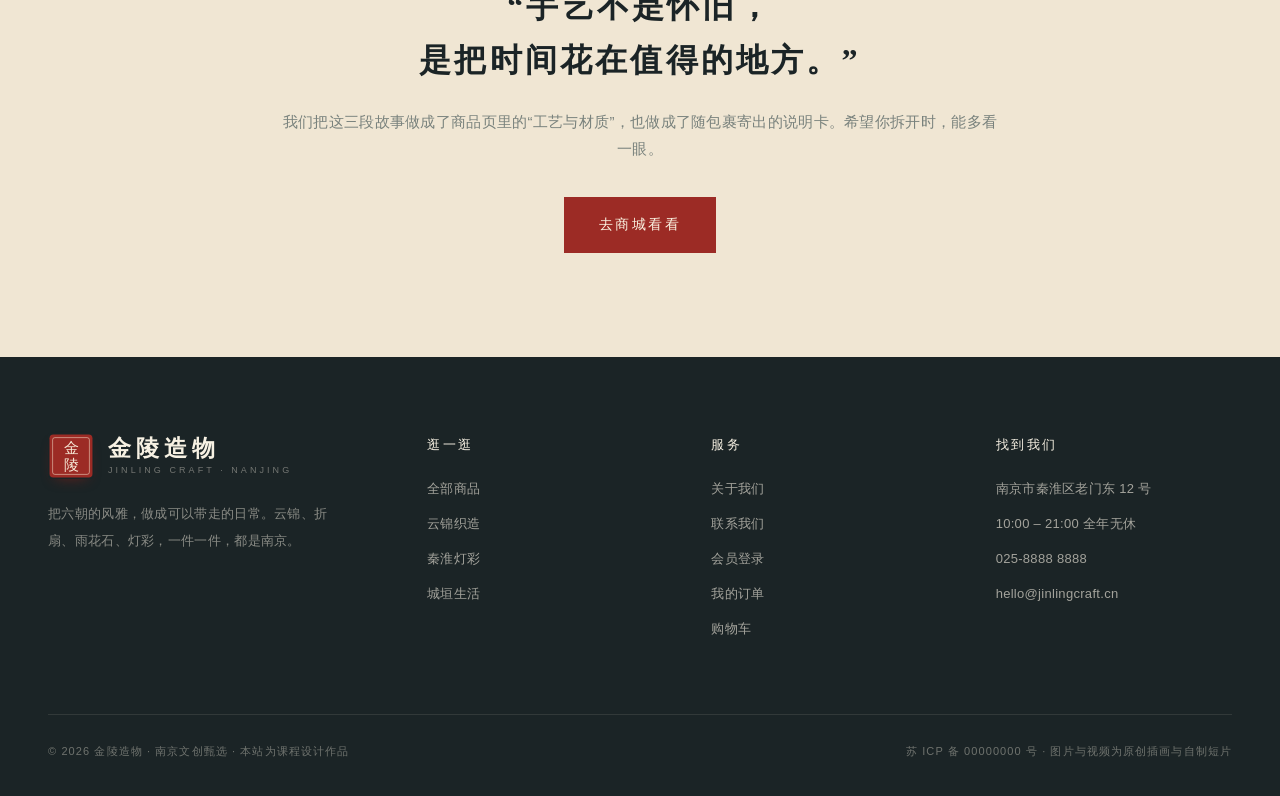
<file: nanjing/story.html>
<!doctype html>
<html lang="zh-CN">
<head>
<meta charset="utf-8">
<meta name="viewport" content="width=device-width, initial-scale=1">
<title>金陵故事 · 云锦 灯彩 折扇｜金陵造物</title>
<meta name="description" content="金陵造物讲述南京非遗故事：云锦织造、秦淮灯彩与金陵折扇的来历、工序与今日传承。">
<link rel="icon" href="assets/img/favicon.svg" type="image/svg+xml">
<link rel="stylesheet" href="assets/css/site.css">
<script>document.documentElement.classList.add('js');</script>
</head>
<body>

<div class="topbar">
  <div class="wrap">
    <span class="topbar-tag">南京文创 · 非遗好物 · 满 199 元包邮</span>
    <nav class="topbar-links" aria-label="快捷入口">
      <a href="story.html">金陵故事</a>
      <a href="about.html">关于我们</a>
      <a href="cart.html">我的购物车</a>
      <a href="orders.html">我的订单</a>
      <a class="js-auth-link" href="login.html">登录 / 注册</a>
    </nav>
  </div>
</div>

<header class="header">
  <div class="wrap">
    <a class="logo" href="index.html" aria-label="金陵造物首页">
      <img class="logo-seal" src="assets/img/seal.svg" alt="">
      <span class="logo-text">
        <span class="logo-name">金陵造物</span>
        <span class="logo-sub">Jinling Craft · Nanjing</span>
      </span>
    </a>
    <nav class="nav" aria-label="主导航">
      <a href="index.html">首页</a>
      <a href="shop.html">文创商城</a>
      <a class="is-active" href="story.html">金陵故事</a>
      <a href="about.html">关于我们</a>
    </nav>
    <div class="header-tools">
      <button class="icon-btn js-search-toggle" type="button" aria-label="搜索">
        <svg viewBox="0 0 24 24" fill="none" stroke="currentColor" stroke-width="1.6"><circle cx="11" cy="11" r="7"/><path d="M16.5 16.5 21 21"/></svg>
      </button>
      <a class="icon-btn" href="login.html" aria-label="我的账户">
        <svg viewBox="0 0 24 24" fill="none" stroke="currentColor" stroke-width="1.6"><circle cx="12" cy="8" r="3.6"/><path d="M5 20c.8-4 3.6-6 7-6s6.2 2 7 6"/></svg>
      </a>
      <a class="icon-btn" href="cart.html" aria-label="购物车">
        <svg viewBox="0 0 24 24" fill="none" stroke="currentColor" stroke-width="1.6"><path d="M5 7h14l-1.2 12H6.2L5 7Z"/><path d="M9 7a3 3 0 0 1 6 0"/></svg>
        <span class="cart-count js-cart-count">0</span>
      </a>
      <button class="burger" type="button" aria-label="打开菜单" aria-expanded="false"><span></span><span></span><span></span></button>
    </div>
  </div>
  <div class="search-bar">
    <div class="wrap">
      <form role="search">
        <svg viewBox="0 0 24 24" fill="none" stroke="currentColor" stroke-width="1.6"><circle cx="11" cy="11" r="7"/><path d="M16.5 16.5 21 21"/></svg>
        <input type="search" name="q" placeholder="搜索云锦、折扇、灯彩……" aria-label="搜索商品">
        <button type="submit">搜索</button>
      </form>
    </div>
  </div>
</header>

<main>

  <section class="story-hero">
    <img src="assets/img/photos/lanterns.jpg" alt="秦淮灯会夜景">
    <div class="wrap">
      <p class="eyebrow" style="color:var(--gold-light)">Stories of Jinling</p>
      <h1>一件器物<br>一段金陵</h1>
      <p>云锦的经纬、灯彩的竹篾、折扇的竹骨——手艺是这座城最慢的语法。我们走访工坊，把他们的时间，抄写给你看。</p>
    </div>
  </section>

  <section class="section" id="yunjin">
    <div class="wrap">
      <div class="split">
        <div>
          <p class="eyebrow">01 · 云锦织造</p>
          <h2>日织五厘米，<br>是丝线的慢语法</h2>
          <p>南京云锦木机妆花手工织造技艺，2009 年入选联合国教科文组织人类非物质文化遗产代表作名录。大花楼织机高逾四米，需要提花工与织工两人配合：一人在上提拽花本，一人在下投梭打纬。</p>
          <p>“通经断纬”是云锦最难的一手——纬线不贯通，按图案一段一段织回去，正反两面都看不到线头。一天下来，熟练的织工也只能织出五厘米。</p>
          <p>我们在云锦博物馆旁的工坊里待到傍晚，看老师傅把一根断了的金线重新接上，动作轻得像在缝一件旧衣裳。</p>
        </div>
        <img src="assets/img/photos/silk-red.jpg" alt="云锦真丝面料">
      </div>

      <ul class="timeline" style="margin-top:70px;max-width:640px">
        <li><p class="year">东晋 · 417 年</p><p>建康设“斗场锦署”，江南官营织锦自此发端。</p></li>
        <li><p class="year">明清</p><p>江宁织造局专供御用，云锦进入鼎盛，曹雪芹家族三代主事。</p></li>
        <li><p class="year">2009</p><p>南京云锦织造技艺列入人类非物质文化遗产代表作名录。</p></li>
        <li><p class="year">今天</p><p>大花楼织机仍在运转，年轻学徒从穿线开始学起。</p></li>
      </ul>
    </div>
  </section>

  <section class="section section--cream" id="lantern">
    <div class="wrap">
      <div class="split">
        <img src="assets/img/photos/lantern-close.jpg" alt="秦淮灯彩">
        <div>
          <p class="eyebrow">02 · 秦淮灯彩</p>
          <h2>灯火甲天下，<br>一直有人接着点</h2>
          <p>秦淮灯会始于南朝，盛于明清，素有“灯火甲天下”之誉。每年腊月到正月，夫子庙一带的灯市会亮成一条河。</p>
          <p>荷花灯是最经典的一盏：竹篾扎骨，绢面裱糊，十一瓣花瓣层层叠叠，取“和和美美”之意。老艺人说，扎灯最难的是“让灯有精神”——骨架要挺，花瓣要活，灯光要暖。</p>
          <p>如今灯彩进了课堂，也进了年轻人的书桌。一盏小灯，接住的不只是光，还有一代代人的手温。</p>
        </div>
      </div>
    </div>
  </section>

  <section class="section" id="fan">
    <div class="wrap">
      <div class="split">
        <div>
          <p class="eyebrow">03 · 金陵折扇</p>
          <h2>收是秦淮一线水，<br>展开是整座金陵</h2>
          <p>金陵折扇兴于明清，夫子庙一带曾“扇庄林立”。扇骨多用毛竹，经水磨、抛光、烫钉，开合之间有一声清脆的“嗒”。</p>
          <p>扇面是文人的江湖：一面画秦淮水岸，一面留白待题。我们在老门东遇到一位做了四十年扇子的师傅，他说扇子最讲究“合得拢、打得开、立得稳”。</p>
          <p>夏天过去了，扇子收起来，南京的脾气也就收进了抽屉里。</p>
        </div>
        <img src="assets/img/photos/fan-woman.jpg" alt="金陵折扇">
      </div>
    </div>
  </section>

  <section class="section section--paper2">
    <div class="wrap" style="text-align:center;max-width:720px">
      <p class="eyebrow" style="justify-content:center">Craft &amp; Time</p>
      <h2 class="sec-title" style="font-size:32px;line-height:1.7">“手艺不是怀旧，<br>是把时间花在值得的地方。”</h2>
      <p style="color:var(--muted);margin-top:20px">我们把这三段故事做成了商品页里的“工艺与材质”，也做成了随包裹寄出的说明卡。希望你拆开时，能多看一眼。</p>
      <a class="btn" href="shop.html" style="margin-top:34px">去商城看看</a>
    </div>
  </section>

</main>

<footer class="footer">
  <div class="wrap">
    <div class="footer-top">
      <div class="footer-brand">
        <a class="logo" href="index.html">
          <img class="logo-seal" src="assets/img/seal.svg" alt="">
          <span class="logo-text">
            <span class="logo-name">金陵造物</span>
            <span class="logo-sub">Jinling Craft · Nanjing</span>
          </span>
        </a>
        <p class="footer-desc">把六朝的风雅，做成可以带走的日常。云锦、折扇、雨花石、灯彩，一件一件，都是南京。</p>
      </div>
      <div>
        <h4>逛一逛</h4>
        <ul>
          <li><a href="shop.html">全部商品</a></li>
          <li><a href="shop.html?cat=yunjin">云锦织造</a></li>
          <li><a href="shop.html?cat=dengcai">秦淮灯彩</a></li>
          <li><a href="shop.html?cat=chengyuan">城垣生活</a></li>
        </ul>
      </div>
      <div>
        <h4>服务</h4>
        <ul>
          <li><a href="about.html">关于我们</a></li>
          <li><a href="about.html#contact">联系我们</a></li>
          <li><a href="login.html">会员登录</a></li>
          <li><a href="orders.html">我的订单</a></li>
          <li><a href="cart.html">购物车</a></li>
        </ul>
      </div>
      <div>
        <h4>找到我们</h4>
        <ul>
          <li>南京市秦淮区老门东 12 号</li>
          <li>10:00 – 21:00 全年无休</li>
          <li><a href="tel:02588888888">025-8888 8888</a></li>
          <li><a href="mailto:hello@jinlingcraft.cn">hello@jinlingcraft.cn</a></li>
        </ul>
      </div>
    </div>
    <div class="footer-bottom">
      <span>© <span class="js-year">2025</span> 金陵造物 · 南京文创甄选 · 本站为课程设计作品</span>
      <span>苏 ICP 备 00000000 号 · 图片与视频为原创插画与自制短片</span>
    </div>
  </div>
</footer>

<div class="drawer" aria-hidden="true">
  <div class="drawer-head">
    <a class="logo" href="index.html">
      <img class="logo-seal" src="assets/img/seal.svg" alt="">
      <span class="logo-text"><span class="logo-name">金陵造物</span></span>
    </a>
    <button class="icon-btn js-drawer-close" type="button" aria-label="关闭菜单">
      <svg viewBox="0 0 24 24" fill="none" stroke="currentColor" stroke-width="1.6"><path d="M5 5l14 14M19 5 5 19"/></svg>
    </button>
  </div>
  <nav aria-label="移动端导航">
    <a href="index.html">首页</a>
    <a href="shop.html">文创商城</a>
    <a href="story.html">金陵故事</a>
    <a href="about.html">关于我们</a>
    <a href="cart.html">购物车</a>
    <a href="login.html">登录 / 注册</a>
  </nav>
  <p class="drawer-foot">南京文创 · 非遗好物<br>满 199 元包邮</p>
</div>

<button class="back-top" type="button" aria-label="回到顶部">
  <svg viewBox="0 0 24 24" width="18" height="18" fill="none" stroke="currentColor" stroke-width="1.6"><path d="M12 19V5M6 11l6-6 6 6"/></svg>
</button>

<script src="assets/js/data.js"></script>
<script src="assets/js/app.js"></script>
  <script src="assets/js/portfolio-back.js"></script>
</body>
</html>
</file>
<file: assets/site.css>
/* =========================================================
   喻思诚 · 作品集
   纯静态站点，无框架、无 CDN、无外部字体
   ========================================================= */
:root {
  --paper: #f6f3ec;
  --paper-2: #efe9de;
  --ink: #131518;
  --ink-2: #2b2e33;
  --muted: #6e6a62;
  --muted-2: #999287;
  --line: #e3dccf;
  --card: #fffdf8;
  --blue: #2146f5;
  --blue-dark: #1734c8;
  --blue-soft: #e8ecff;
  --gold: #b08a4f;
  --gold-soft: #f3ead9;
  --green: #157a5b;
  --red: #c2412d;
  --serif: "Songti SC", "STSong", "Noto Serif SC", "SimSun", Georgia, serif;
  --sans: "Inter", "PingFang SC", "Microsoft YaHei", "Helvetica Neue", Arial, sans-serif;
  --max: 1240px;
  --ease: cubic-bezier(.22, .61, .36, 1);
}

* { box-sizing: border-box; }
html { scroll-behavior: smooth; scroll-padding-top: 96px; }
body {
  margin: 0;
  font-family: var(--sans);
  color: var(--ink);
  background: var(--paper);
  -webkit-font-smoothing: antialiased;
  font-size: 15px;
  line-height: 1.6;
}
::selection { background: var(--blue); color: #fff; }
a { color: inherit; text-decoration: none; }
img { max-width: 100%; display: block; height: auto; }
button { font: inherit; cursor: pointer; }
h1, h2, h3, h4, p { margin: 0; }
ul { margin: 0; padding: 0; list-style: none; }
svg { display: block; }

.wrap { width: min(var(--max), calc(100% - 64px)); margin: 0 auto; }

/* ---------- header ---------- */
.site-header {
  position: fixed; top: 0; left: 0; right: 0; z-index: 80;
  height: 76px;
  background: rgba(246, 243, 236, .78);
  backdrop-filter: blur(16px);
  border-bottom: 1px solid transparent;
  transition: border-color .25s, background .25s;
}
.site-header.scrolled { border-bottom-color: var(--line); background: rgba(246, 243, 236, .94); }
.header-inner { height: 76px; display: flex; align-items: center; gap: 28px; }
.logo { display: flex; align-items: center; gap: 11px; }
.logo-mark {
  width: 36px; height: 36px; border-radius: 9px; display: grid; place-items: center;
  background: var(--ink); color: #fff; font-size: 12px; font-weight: 800; letter-spacing: .5px;
  box-shadow: 0 4px 12px rgba(19,21,24,.18);
}
.logo-text b { display: block; font-size: 14px; letter-spacing: .5px; }
.logo-text span { display: block; font-size: 9px; color: var(--muted-2); letter-spacing: 2.2px; margin-top: 1px; }
.site-nav { display: flex; align-items: center; gap: 26px; margin-left: auto; }
.site-nav a { font-size: 13px; color: var(--ink-2); position: relative; padding: 6px 0; }
.site-nav a::after {
  content: ""; position: absolute; left: 0; bottom: 0; width: 0; height: 2px;
  background: var(--blue); transition: width .22s var(--ease);
}
.site-nav a:hover::after { width: 100%; }
.header-cta {
  display: inline-flex; align-items: center; gap: 8px; height: 38px; padding: 0 15px;
  border: 1px solid var(--ink); border-radius: 999px; font-size: 12px; font-weight: 600;
  transition: .2s; white-space: nowrap;
}
.header-cta:hover { background: var(--ink); color: #fff; }
.header-cta svg { width: 13px; height: 13px; }
.menu-toggle {
  display: none; width: 40px; height: 40px; border: 1px solid var(--line);
  border-radius: 10px; background: transparent; align-items: center; justify-content: center;
}
.menu-toggle svg { width: 18px; height: 18px; }

/* ---------- hero ---------- */
.hero {
  position: relative; overflow: hidden;
  padding: 150px 0 78px;
}
.hero::before {
  content: ""; position: absolute; inset: 0; z-index: -2;
  background-image:
    linear-gradient(rgba(19,21,24,.045) 1px, transparent 1px),
    linear-gradient(90deg, rgba(19,21,24,.045) 1px, transparent 1px);
  background-size: 72px 72px;
  mask-image: linear-gradient(180deg, rgba(0,0,0,.75), transparent 78%);
  -webkit-mask-image: linear-gradient(180deg, rgba(0,0,0,.75), transparent 78%);
}
.hero::after {
  content: ""; position: absolute; right: -10%; top: 2%; width: 620px; height: 620px; z-index: -1;
  background: radial-gradient(circle, rgba(33,70,245,.14), transparent 66%);
  filter: blur(10px); border-radius: 50%;
}
.hero-grid { display: grid; grid-template-columns: 1.02fr .98fr; gap: 54px; align-items: center; }
.eyebrow {
  display: inline-flex; align-items: center; gap: 9px;
  font-size: 10.5px; letter-spacing: 2.6px; color: var(--muted); font-weight: 700;
  text-transform: uppercase;
}
.eyebrow i { width: 22px; height: 1px; background: var(--blue); display: inline-block; }
.hero h1 {
  font-family: var(--serif);
  font-size: clamp(40px, 5.4vw, 70px);
  line-height: 1.12; letter-spacing: -2px; font-weight: 700;
  margin: 20px 0 22px;
}
.hero h1 em { font-style: normal; color: var(--blue); position: relative; white-space: nowrap; }
.hero h1 em::after {
  content: ""; position: absolute; left: 0; right: 0; bottom: 6px; height: 8px;
  background: rgba(33,70,245,.12); z-index: -1;
}
.hero-lead { font-size: 15.5px; color: var(--muted); line-height: 1.9; max-width: 520px; }
.hero-lead b { color: var(--ink-2); font-weight: 600; }
.hero-actions { display: flex; align-items: center; gap: 13px; flex-wrap: wrap; margin-top: 30px; }
.btn {
  display: inline-flex; align-items: center; justify-content: center; gap: 9px;
  height: 46px; padding: 0 19px; border-radius: 10px; border: 1px solid transparent;
  font-size: 13px; font-weight: 600; transition: .2s var(--ease); white-space: nowrap;
}
.btn svg { width: 15px; height: 15px; }
.btn.primary { background: var(--blue); color: #fff; box-shadow: 0 10px 24px rgba(33,70,245,.22); }
.btn.primary:hover { background: var(--blue-dark); transform: translateY(-2px); box-shadow: 0 14px 30px rgba(33,70,245,.28); }
.btn.ghost { background: transparent; border-color: var(--line); color: var(--ink); }
.btn.ghost:hover { background: #fff; border-color: var(--ink); transform: translateY(-2px); }
.btn.light { background: #fff; color: var(--ink); }
.btn.light:hover { background: var(--blue); color: #fff; }
.hero-meta { display: flex; gap: 10px; flex-wrap: wrap; margin-top: 30px; }
.hero-meta span {
  display: inline-flex; align-items: center; gap: 7px;
  font-size: 11px; color: var(--muted); padding: 6px 10px;
  border: 1px solid var(--line); border-radius: 999px; background: rgba(255,253,248,.5);
}
.hero-meta span::before { content: ""; width: 4px; height: 4px; border-radius: 50%; background: var(--gold); }

.hero-visual { position: relative; }
.hero-visual .halo {
  position: absolute; inset: -30px -20px; z-index: -1;
  background: linear-gradient(140deg, rgba(33,70,245,.16), rgba(176,138,79,.1));
  filter: blur(40px); border-radius: 50%;
}
.browser {
  position: relative; background: #fff; border: 1px solid var(--line);
  border-radius: 14px; overflow: hidden;
  box-shadow: 0 30px 70px rgba(36, 31, 22, .16), 0 2px 0 rgba(255,255,255,.8) inset;
  transform: rotate(.6deg);
}
.browser-bar {
  height: 34px; display: flex; align-items: center; gap: 6px; padding: 0 12px;
  background: #fbfaf7; border-bottom: 1px solid #eee7dc;
}
.browser-bar i { width: 8px; height: 8px; border-radius: 50%; background: #ded5c6; }
.browser-bar i:nth-child(1) { background: #e5a198; }
.browser-bar i:nth-child(2) { background: #e8c37d; }
.browser-bar i:nth-child(3) { background: #9dc8a6; }
.browser-bar span { margin-left: 8px; font-size: 9.5px; color: #a49b8d; letter-spacing: .8px; }
.browser img { width: 100%; aspect-ratio: 16 / 10; object-fit: cover; object-position: top left; }
.float-card {
  position: absolute; z-index: 3; background: rgba(255,253,248,.96);
  border: 1px solid var(--line); border-radius: 11px; padding: 10px 13px;
  box-shadow: 0 14px 34px rgba(36,31,22,.12); backdrop-filter: blur(8px);
}
.float-card span { display: block; font-size: 9px; color: var(--muted-2); letter-spacing: 1px; }
.float-card b { display: block; font-size: 18px; letter-spacing: -.5px; margin-top: 2px; }
.float-card small { font-size: 9.5px; color: var(--muted); font-weight: 500; }
.fc-1 { left: -26px; top: 19%; }
.fc-2 { right: -18px; bottom: 15%; }
.fc-3 { right: 9%; top: -20px; background: var(--ink); border-color: var(--ink); color: #fff; }
.fc-3 span { color: #a9a297; }
.fc-3 b { color: #fff; }
.hero-caption {
  display: flex; align-items: center; justify-content: space-between; gap: 14px;
  margin-top: 15px; padding: 0 4px; font-size: 10px; letter-spacing: 1.4px;
  color: var(--muted-2); text-transform: uppercase;
}
.hero-caption a { display: inline-flex; align-items: center; gap: 5px; color: var(--blue); font-weight: 600; letter-spacing: .6px; }
.hero-caption a:hover { color: var(--blue-dark); }
.hero-caption svg { width: 11px; height: 11px; }

/* ---------- stat band ---------- */
.stat-band {
  position: relative; z-index: 4; margin-top: -6px;
  background: var(--card); border: 1px solid var(--line); border-radius: 16px;
  display: grid; grid-template-columns: repeat(4, 1fr);
  box-shadow: 0 18px 46px rgba(36,31,22,.07);
  overflow: hidden;
}
.stat-band div { padding: 22px 26px; border-right: 1px solid var(--line); }
.stat-band div:last-child { border-right: 0; }
.stat-band b { display: block; font-size: 29px; letter-spacing: -1px; line-height: 1.1; }
.stat-band b em { font-style: normal; font-size: 14px; color: var(--blue); margin-left: 2px; }
.stat-band span { display: block; font-size: 10.5px; color: var(--muted); letter-spacing: 1px; margin-top: 6px; }

/* ---------- sections ---------- */
.section { padding: 96px 0; }
.section-head { max-width: 760px; margin-bottom: 44px; }
.section-head .kicker {
  display: inline-flex; align-items: center; gap: 10px;
  font-size: 10px; letter-spacing: 2.8px; color: var(--blue); font-weight: 700;
}
.section-head .kicker::before { content: ""; width: 24px; height: 1px; background: var(--blue); }
.section-head h2 {
  font-family: var(--serif); font-size: clamp(30px, 3.8vw, 46px);
  letter-spacing: -1.5px; line-height: 1.22; font-weight: 700; margin: 14px 0 14px;
}
.section-head p { color: var(--muted); font-size: 14px; line-height: 1.9; max-width: 620px; }

/* ---------- projects ---------- */
.project {
  display: grid; grid-template-columns: 1.05fr .95fr; gap: 54px; align-items: center;
  padding: 38px 0 52px; border-top: 1px solid var(--line);
}
.project:first-of-type { border-top: 0; padding-top: 0; }
.project.reverse .project-media { order: 2; }
.project.reverse .project-body { order: 1; }
.project-media {
  position: relative; display: block; border-radius: 16px; overflow: hidden;
  border: 1px solid var(--line); background: #fff;
  box-shadow: 0 22px 54px rgba(36,31,22,.12);
}
.project-media img {
  width: 100%; aspect-ratio: 16 / 10; object-fit: cover; object-position: top left;
  transition: transform .7s var(--ease), filter .4s;
}
.project-media:hover img { transform: scale(1.025); filter: saturate(1.05); }
.media-tag {
  position: absolute; left: 14px; top: 14px; z-index: 2;
  display: inline-flex; align-items: center; gap: 6px;
  background: rgba(19,21,24,.82); color: #fff; backdrop-filter: blur(6px);
  font-size: 10px; letter-spacing: 1px; padding: 6px 9px; border-radius: 6px;
}
.media-tag::before { content: ""; width: 5px; height: 5px; border-radius: 50%; background: #5eead4; }
.media-hover {
  position: absolute; inset: 0; display: flex; align-items: center; justify-content: center;
  background: rgba(19,21,24,.28); opacity: 0; transition: opacity .25s; z-index: 3;
}
.project-media:hover .media-hover { opacity: 1; }
.media-hover span {
  display: inline-flex; align-items: center; gap: 8px; background: #fff; color: var(--ink);
  padding: 10px 15px; border-radius: 999px; font-size: 11.5px; font-weight: 700;
  transform: translateY(6px); transition: transform .25s;
}
.project-media:hover .media-hover span { transform: none; }
.media-hover svg { width: 13px; height: 13px; }
.project-no {
  display: block; font-family: var(--serif); font-size: 15px; color: var(--gold);
  letter-spacing: 1px; margin-bottom: 12px;
}
.project-type { font-size: 9.5px; letter-spacing: 2px; color: var(--muted-2); text-transform: uppercase; }
.project h3 {
  font-family: var(--serif); font-size: clamp(25px, 2.7vw, 34px);
  line-height: 1.28; letter-spacing: -1px; font-weight: 700; margin: 10px 0 14px;
}
.project-lead { color: var(--muted); font-size: 14px; line-height: 1.8; margin-bottom: 10px; }
.project-note { display: flex; align-items: center; gap: 7px; margin: 0 0 16px; font-size: 10.5px; color: var(--muted-2); }
.project-note span { flex: none; padding: 3px 6px; border-radius: 4px; background: var(--gold-soft); color: var(--gold); font-size: 9px; font-weight: 700; letter-spacing: .6px; }
.project-points { display: flex; flex-direction: column; gap: 9px; margin-bottom: 20px; }
.project-points li {
  position: relative; padding-left: 17px; color: var(--ink-2);
  font-size: 12.5px; line-height: 1.7;
}
.project-points li::before {
  content: ""; position: absolute; left: 0; top: 8px; width: 5px; height: 5px;
  border-radius: 50%; background: var(--blue);
}
.project-points b { font-weight: 700; }
.tags { display: flex; gap: 6px; flex-wrap: wrap; margin-bottom: 22px; }
.tags span {
  font-size: 9.5px; letter-spacing: .3px; padding: 5px 8px; border-radius: 5px;
  background: var(--paper-2); color: var(--muted); border: 1px solid rgba(227,220,207,.7);
}
.project-actions { display: flex; align-items: center; gap: 18px; flex-wrap: wrap; }
.project-actions .btn { height: 40px; font-size: 12px; }
.text-link {
  display: inline-flex; align-items: center; gap: 6px; font-size: 11.5px;
  color: var(--muted); border-bottom: 1px solid var(--line); padding-bottom: 2px;
}
.text-link:hover { color: var(--blue); border-color: var(--blue); }
.text-link svg { width: 12px; height: 12px; }

/* details */
.project-detail {
  border-top: 1px solid var(--line); border-bottom: 1px solid var(--line);
  margin: 8px 0 48px; padding: 0;
}
.project-detail summary {
  list-style: none; cursor: pointer; padding: 18px 2px;
  display: flex; align-items: center; justify-content: space-between;
  font-size: 12px; font-weight: 600; color: var(--ink-2); letter-spacing: .3px;
}
.project-detail summary::-webkit-details-marker { display: none; }
.project-detail summary::after {
  content: "+"; font-size: 20px; font-weight: 300; color: var(--muted-2);
  transition: transform .2s;
}
.project-detail[open] summary::after { transform: rotate(45deg); }
.detail-grid {
  display: grid; grid-template-columns: repeat(3, 1fr); gap: 24px;
  padding: 0 2px 26px;
}
.detail-grid h4 { font-size: 11px; letter-spacing: 1.4px; color: var(--blue); margin-bottom: 7px; }
.detail-grid p { font-size: 12px; color: var(--muted); line-height: 1.8; }
.detail-note { font-size: 11.5px; color: var(--muted-2); padding: 0 2px 20px; }

/* ---------- more projects ---------- */
.more-grid { display: grid; grid-template-columns: repeat(3, 1fr); gap: 16px; }
.mini-project {
  background: var(--card); border: 1px solid var(--line); border-radius: 14px;
  padding: 24px; transition: .25s var(--ease);
}
.mini-project:hover { transform: translateY(-4px); border-color: #cfc5b4; box-shadow: 0 18px 36px rgba(36,31,22,.08); }
.mini-project .num { font-family: var(--serif); font-size: 12px; color: var(--gold); letter-spacing: 1px; }
.mini-project h3 { font-size: 16px; line-height: 1.4; margin: 8px 0 8px; }
.mini-project p { font-size: 11.5px; color: var(--muted); line-height: 1.75; }
.mini-project .tags { margin: 14px 0 0; }
.mini-project .tags span { font-size: 9px; }

/* ---------- skills ---------- */
.skills-grid { display: grid; grid-template-columns: .8fr 1.2fr; gap: 70px; align-items: start; }
.skills-intro { position: sticky; top: 110px; }
.skills-intro h2 {
  font-family: var(--serif); font-size: clamp(30px, 3.2vw, 42px);
  line-height: 1.25; letter-spacing: -1.2px; margin: 14px 0 16px;
}
.skills-intro p { color: var(--muted); font-size: 13px; line-height: 1.9; }
.skill-row { display: grid; grid-template-columns: 120px 1fr; gap: 24px; padding: 22px 0; border-top: 1px solid var(--line); }
.skill-row:last-child { border-bottom: 1px solid var(--line); }
.skill-row h3 { font-size: 12px; letter-spacing: .5px; color: var(--ink-2); display: flex; align-items: center; gap: 8px; }
.skill-row h3::before { content: ""; width: 5px; height: 5px; border-radius: 50%; background: var(--blue); }
.skill-chips { display: flex; flex-wrap: wrap; gap: 6px; }
.skill-chips span {
  font-size: 10.5px; padding: 5px 9px; border-radius: 5px;
  background: rgba(255,253,248,.7); border: 1px solid var(--line); color: var(--ink-2);
}
.skill-note { margin-top: 18px; font-size: 11px; color: var(--muted-2); line-height: 1.8; }

/* ---------- about ---------- */
.about {
  background: var(--ink); color: #f4efe5; margin-top: 20px;
  padding: 92px 0 86px; position: relative; overflow: hidden;
}
.about::before {
  content: ""; position: absolute; right: -8%; top: -30%; width: 680px; height: 680px;
  border-radius: 50%; background: radial-gradient(circle, rgba(33,70,245,.22), transparent 65%);
}
.about-grid { position: relative; display: grid; grid-template-columns: 1.25fr .75fr; gap: 70px; align-items: end; }
.about .kicker { color: #8fa2ff; font-size: 10px; letter-spacing: 2.8px; font-weight: 700; }
.about h2 {
  font-family: var(--serif); font-size: clamp(32px, 4vw, 50px); line-height: 1.2;
  letter-spacing: -1.6px; margin: 16px 0 20px; color: #fff;
}
.about p { color: #b7b1a6; font-size: 13.5px; line-height: 1.95; max-width: 620px; }
.about p b { color: #f4efe5; font-weight: 600; }
.about-actions { display: flex; gap: 12px; flex-wrap: wrap; margin-top: 28px; }
.about .btn.primary { background: #fff; color: var(--ink); box-shadow: none; }
.about .btn.primary:hover { background: var(--blue); color: #fff; }
.about .btn.ghost { border-color: rgba(255,255,255,.22); color: #f4efe5; }
.about .btn.ghost:hover { border-color: #fff; background: rgba(255,255,255,.06); }
.contact-row { display: flex; gap: 26px; flex-wrap: wrap; margin-top: 30px; }
.contact-row a { font-size: 12px; color: #d9d2c5; border-bottom: 1px solid rgba(255,255,255,.2); padding-bottom: 2px; }
.contact-row a:hover { color: #fff; border-color: #fff; }
.quick-card {
  border: 1px solid rgba(255,255,255,.14); border-radius: 14px; padding: 22px;
  background: rgba(255,255,255,.035); backdrop-filter: blur(6px);
}
.quick-card h3 { font-size: 10px; letter-spacing: 2px; color: #8f887d; margin-bottom: 14px; }
.quick-row { display: flex; justify-content: space-between; gap: 18px; padding: 11px 0; border-bottom: 1px solid rgba(255,255,255,.08); font-size: 11.5px; }
.quick-row:last-child { border-bottom: 0; }
.quick-row span { color: #8f887d; }
.quick-row b { color: #f4efe5; font-weight: 600; text-align: right; }

/* ---------- footer ---------- */
.site-footer {
  background: var(--ink); color: #8f887d; border-top: 1px solid rgba(255,255,255,.08);
  padding: 22px 0; font-size: 10.5px;
}
.footer-inner { display: flex; align-items: center; justify-content: space-between; gap: 16px; flex-wrap: wrap; }
.footer-inner a { color: #d9d2c5; }
.footer-inner a:hover { color: #fff; }

/* ---------- reveal ---------- */
.reveal { opacity: 0; transform: translateY(20px); transition: opacity .7s var(--ease), transform .7s var(--ease); }
.reveal.in { opacity: 1; transform: none; }
@media (prefers-reduced-motion: reduce) {
  html { scroll-behavior: auto; }
  .reveal { opacity: 1; transform: none; transition: none; }
  .btn, .project-media img { transition: none; }
}

/* ---------- responsive ---------- */
@media (max-width: 1080px) {
  .hero-grid { grid-template-columns: 1fr; gap: 44px; }
  .hero { padding-top: 132px; }
  .hero-visual { max-width: 760px; }
  .project { grid-template-columns: 1fr; gap: 28px; }
  .project.reverse .project-media, .project.reverse .project-body { order: 0; }
  .project-media { max-width: 820px; }
  .skills-grid { grid-template-columns: 1fr; gap: 34px; }
  .skills-intro { position: static; }
  .about-grid { grid-template-columns: 1fr; gap: 40px; }
  .detail-grid { grid-template-columns: 1fr 1fr; }
}
@media (max-width: 760px) {
  .wrap { width: calc(100% - 36px); }
  .site-nav { display: none; }
  .header-cta { margin-left: auto; }
  .menu-toggle { display: flex; margin-left: 4px; }
  .site-nav.open {
    display: flex; flex-direction: column; align-items: flex-start; gap: 0;
    position: absolute; left: 18px; right: 18px; top: 70px;
    background: var(--card); border: 1px solid var(--line); border-radius: 12px;
    padding: 10px 16px; box-shadow: 0 20px 50px rgba(36,31,22,.14);
  }
  .site-nav.open a { padding: 12px 0; width: 100%; border-bottom: 1px solid var(--line); }
  .site-nav.open a:last-child { border-bottom: 0; }
  .hero { padding: 118px 0 56px; }
  .hero h1 { font-size: clamp(36px, 10vw, 52px); letter-spacing: -1.2px; }
  .hero-lead { font-size: 14px; }
  .float-card { display: none; }
  .browser { transform: none; }
  .stat-band { grid-template-columns: 1fr 1fr; }
  .stat-band div { padding: 18px; }
  .stat-band div:nth-child(2) { border-right: 0; }
  .stat-band div:nth-child(-n+2) { border-bottom: 1px solid var(--line); }
  .stat-band b { font-size: 23px; }
  .section { padding: 66px 0; }
  .section-head { margin-bottom: 30px; }
  .project { padding: 30px 0 38px; }
  .project h3 { font-size: 26px; }
  .more-grid { grid-template-columns: 1fr; }
  .skill-row { grid-template-columns: 1fr; gap: 8px; padding: 18px 0; }
  .about { padding: 66px 0 60px; }
  .detail-grid { grid-template-columns: 1fr; gap: 16px; }
  .contact-row { gap: 14px; }
  .footer-inner { flex-direction: column; align-items: flex-start; gap: 6px; }
}
@media (max-width: 520px) {
  .header-cta span { display: none; }
  .header-cta { width: 40px; height: 40px; padding: 0; justify-content: center; border-radius: 50%; }
  .logo-text span { display: none; }
  .hero h1 { letter-spacing: -1px; }
}
</file>
<file: campus/assets/app.css>
/* =========================================================
   校园一卡通 · 数据驾驶舱（作品演示版）
   纯静态前端，无框架、无 CDN
   ========================================================= */
:root {
  --ink: #0f172a;
  --ink-2: #1e293b;
  --muted: #64748b;
  --muted-2: #94a3b8;
  --line: #e2e8f0;
  --line-soft: #eef2f7;
  --bg: #f4f7fb;
  --card: #ffffff;
  --navy: #0b1f3a;
  --navy-2: #102a4c;
  --primary: #2563eb;
  --primary-dark: #1d4ed8;
  --cyan: #0891b2;
  --teal: #0d9488;
  --amber: #d97706;
  --red: #dc2626;
  --green: #059669;
  --violet: #7c3aed;
  --radius: 18px;
  --radius-sm: 12px;
  --shadow: 0 12px 34px rgba(15, 23, 42, .07);
  --shadow-sm: 0 4px 14px rgba(15, 23, 42, .05);
  --font: "Inter", "PingFang SC", "Microsoft YaHei", "Helvetica Neue", Arial, sans-serif;
}

* { box-sizing: border-box; }
html, body { margin: 0; padding: 0; }
body {
  font-family: var(--font);
  background:
    radial-gradient(1200px 600px at 85% -10%, rgba(37, 99, 235, .07), transparent 60%),
    radial-gradient(900px 500px at 0% 110%, rgba(8, 145, 178, .06), transparent 60%),
    var(--bg);
  color: var(--ink);
  -webkit-font-smoothing: antialiased;
  font-size: 14px;
}
a { color: inherit; text-decoration: none; }
button, input, select { font: inherit; }
button { cursor: pointer; }
ul { margin: 0; padding: 0; list-style: none; }
h1, h2, h3, h4, p { margin: 0; }
small { font-size: 12px; }

/* ---------- layout ---------- */
.layout { display: flex; min-height: 100vh; }
.sidebar {
  position: fixed; inset: 0 auto 0 0; z-index: 40;
  width: 246px; padding: 22px 16px 18px;
  background:
    radial-gradient(420px 260px at 10% 0%, rgba(37, 99, 235, .28), transparent 70%),
    linear-gradient(180deg, #0b1f3a 0%, #0a1930 100%);
  color: #cbd5e1; display: flex; flex-direction: column;
  border-right: 1px solid rgba(255,255,255,.06);
}
.brand { display: flex; gap: 12px; align-items: center; padding: 2px 8px 20px; color: #fff; }
.brand-mark {
  width: 42px; height: 42px; border-radius: 12px; flex: none;
  display: grid; place-items: center;
  background: linear-gradient(145deg, #3b82f6, #06b6d4);
  box-shadow: 0 8px 20px rgba(37, 99, 235, .35);
}
.brand-mark svg { width: 23px; height: 23px; }
.brand-text b { display: block; font-size: 15px; letter-spacing: .5px; }
.brand-text span { display: block; font-size: 10px; color: #7dd3fc; letter-spacing: 2px; margin-top: 3px; }
.nav-label { font-size: 10px; letter-spacing: 2px; color: #64748b; padding: 8px 10px 8px; }
.nav a {
  display: flex; align-items: center; gap: 11px;
  padding: 11px 12px; margin: 3px 0; border-radius: 10px;
  color: #aebdd1; font-size: 13.5px; transition: .18s;
  border: 1px solid transparent;
}
.nav a svg { width: 18px; height: 18px; flex: none; opacity: .9; }
.nav a:hover { color: #fff; background: rgba(255,255,255,.06); }
.nav a.active {
  color: #fff; background: linear-gradient(90deg, rgba(37,99,235,.35), rgba(37,99,235,.12));
  border-color: rgba(96,165,250,.28);
  box-shadow: inset 3px 0 0 #38bdf8;
}
.nav a .nav-badge {
  margin-left: auto; font-size: 10px; line-height: 1; padding: 4px 6px;
  border-radius: 999px; background: rgba(239,68,68,.18); color: #fca5a5;
}
.sidebar-foot { margin-top: auto; padding-top: 16px; border-top: 1px solid rgba(255,255,255,.08); }
.demo-pill {
  display: inline-flex; align-items: center; gap: 7px; margin: 0 8px 12px;
  font-size: 11px; color: #86efac; letter-spacing: .4px;
}
.demo-pill i { width: 6px; height: 6px; border-radius: 50%; background: #22c55e; box-shadow: 0 0 0 4px rgba(34,197,94,.14); }
.side-link {
  display: flex; align-items: center; gap: 9px; width: 100%;
  padding: 8px 10px; border: 0; border-radius: 9px; background: transparent;
  color: #94a3b8; font-size: 12.5px; text-align: left; transition: .18s;
}
.side-link svg { width: 15px; height: 15px; }
.side-link:hover { color: #fff; background: rgba(255,255,255,.06); }
.side-link.danger:hover { color: #fca5a5; background: rgba(239,68,68,.12); }

.main { flex: 1; min-width: 0; margin-left: 246px; }
.topbar {
  position: sticky; top: 0; z-index: 30;
  height: 68px; padding: 0 30px;
  display: flex; align-items: center; gap: 16px;
  background: rgba(244, 247, 251, .82);
  backdrop-filter: blur(14px);
  border-bottom: 1px solid rgba(226,232,240,.8);
}
.crumb { display: flex; flex-direction: column; gap: 2px; }
.crumb span { font-size: 10.5px; color: var(--muted-2); letter-spacing: 1.2px; }
.crumb b { font-size: 15px; font-weight: 700; }
.top-actions { margin-left: auto; display: flex; align-items: center; gap: 12px; }
.live-dot { display: inline-flex; align-items: center; gap: 7px; font-size: 11.5px; color: var(--muted); }
.live-dot::before { content: ""; width: 6px; height: 6px; border-radius: 50%; background: #22c55e; box-shadow: 0 0 0 3px rgba(34,197,94,.13); }
.content { padding: 28px 30px 54px; max-width: 1480px; margin: 0 auto; }

/* ---------- generic ---------- */
.page-head { display: flex; align-items: flex-end; gap: 20px; margin-bottom: 22px; flex-wrap: wrap; }
.page-head h1 { font-size: 24px; letter-spacing: -.4px; }
.page-head p { color: var(--muted); font-size: 12.5px; margin-top: 7px; max-width: 720px; line-height: 1.7; }
.page-head .head-actions { margin-left: auto; display: flex; gap: 10px; flex-wrap: wrap; }
.card {
  background: var(--card); border: 1px solid rgba(226,232,240,.85);
  border-radius: var(--radius); box-shadow: var(--shadow-sm);
  padding: 20px;
}
.card-head { display: flex; align-items: flex-start; gap: 12px; margin-bottom: 16px; }
.card-head h3 { font-size: 14.5px; letter-spacing: -.1px; }
.card-head p { color: var(--muted); font-size: 11.5px; margin-top: 4px; }
.card-head .head-right { margin-left: auto; display: flex; align-items: center; gap: 8px; }
.grid { display: grid; gap: 18px; }
.grid-8-4 { grid-template-columns: minmax(0, 2fr) minmax(290px, 1fr); }
.grid-7-5 { grid-template-columns: minmax(0, 1.45fr) minmax(300px, 1fr); }
.grid-2 { grid-template-columns: repeat(2, minmax(0, 1fr)); }
.grid-3 { grid-template-columns: repeat(3, minmax(0, 1fr)); }
.grid-4 { grid-template-columns: repeat(4, minmax(0, 1fr)); }
.stack { display: flex; flex-direction: column; gap: 18px; }

.btn {
  display: inline-flex; align-items: center; justify-content: center; gap: 7px;
  height: 38px; padding: 0 15px; border-radius: 10px; border: 1px solid transparent;
  font-size: 12.5px; font-weight: 600; transition: .18s; white-space: nowrap;
}
.btn svg { width: 15px; height: 15px; }
.btn.primary { background: var(--primary); color: #fff; box-shadow: 0 6px 16px rgba(37,99,235,.22); }
.btn.primary:hover { background: var(--primary-dark); transform: translateY(-1px); }
.btn.ghost { background: #fff; border-color: var(--line); color: var(--ink-2); }
.btn.ghost:hover { border-color: #cbd5e1; background: #f8fafc; }
.btn.soft { background: #eff6ff; color: var(--primary-dark); border-color: #dbeafe; }
.btn.soft:hover { background: #dbeafe; }
.btn.danger-soft { background: #fef2f2; color: var(--red); border-color: #fee2e2; }
.btn.danger-soft:hover { background: #fee2e2; }
.btn.sm { height: 31px; padding: 0 10px; font-size: 11.5px; border-radius: 8px; }
.btn:disabled { opacity: .55; cursor: not-allowed; transform: none !important; }
.icon-btn {
  width: 36px; height: 36px; display: grid; place-items: center;
  border: 1px solid var(--line); border-radius: 10px; background: #fff; color: var(--ink-2);
}
.icon-btn:hover { background: #f8fafc; }
.icon-btn svg { width: 18px; height: 18px; }
.menu-btn { display: none; }

.chip {
  display: inline-flex; align-items: center; gap: 5px;
  padding: 5px 9px; border-radius: 999px; font-size: 10.5px; font-weight: 600;
  background: #f1f5f9; color: var(--muted);
}
.chip.blue { background: #eff6ff; color: #1d4ed8; }
.chip.green { background: #ecfdf5; color: #047857; }
.chip.amber { background: #fffbeb; color: #b45309; }
.chip.red { background: #fef2f2; color: #b91c1c; }
.chip.violet { background: #f5f3ff; color: #6d28d9; }
.badge { display: inline-flex; align-items: center; gap: 5px; padding: 4px 8px; border-radius: 7px; font-size: 10.5px; font-weight: 600; }
.badge.high { background: #fef2f2; color: #b91c1c; }
.badge.mid { background: #fffbeb; color: #b45309; }
.badge.ok { background: #ecfdf5; color: #047857; }
.badge.muted { background: #f1f5f9; color: #64748b; }
.muted { color: var(--muted); }
.mono { font-variant-numeric: tabular-nums; }
.num { font-variant-numeric: tabular-nums; letter-spacing: -.2px; }

/* ---------- KPI ---------- */
.kpi-grid { display: grid; grid-template-columns: repeat(5, minmax(0, 1fr)); gap: 14px; margin-bottom: 18px; }
.kpi {
  position: relative; overflow: hidden;
  background: #fff; border: 1px solid rgba(226,232,240,.9);
  border-radius: 16px; padding: 16px 16px 14px; box-shadow: var(--shadow-sm);
}
.kpi::after {
  content: ""; position: absolute; right: -18px; top: -22px;
  width: 76px; height: 76px; border-radius: 50%;
  background: var(--tint, rgba(37,99,235,.08));
}
.kpi-top { display: flex; align-items: center; justify-content: space-between; gap: 8px; }
.kpi-icon { width: 30px; height: 30px; border-radius: 9px; display: grid; place-items: center; background: var(--tint, #eff6ff); color: var(--tone, var(--primary)); }
.kpi-icon svg { width: 16px; height: 16px; }
.kpi-note { font-size: 9.5px; color: var(--muted-2); max-width: 96px; white-space: nowrap; overflow: hidden; text-overflow: ellipsis; text-align: right; }
.kpi-value { font-size: 25px; font-weight: 800; letter-spacing: -.7px; margin-top: 12px; line-height: 1.1; }
.kpi-value small { font-size: 11px; font-weight: 600; color: var(--muted); margin-left: 4px; letter-spacing: 0; }
.kpi-label { font-size: 11.5px; color: var(--muted); margin-top: 6px; }

/* ---------- charts ---------- */
.chart-svg { display: block; width: 100%; height: auto; overflow: visible; }
.chart-legend { display: flex; align-items: center; gap: 14px; font-size: 11px; color: var(--muted); }
.chart-legend i { display: inline-block; width: 9px; height: 9px; border-radius: 3px; margin-right: 5px; }
.chart-wrap { width: 100%; overflow: hidden; }
.axis-text { font-size: 10px; fill: #94a3b8; font-family: var(--font); }
.grid-line { stroke: #edf2f7; stroke-width: 1; }
.chart-empty { display: grid; place-items: center; min-height: 180px; color: var(--muted); font-size: 12px; }

/* ---------- tables ---------- */
.table-card { padding: 0; overflow: hidden; }
.table-head { padding: 18px 20px 14px; display: flex; align-items: center; gap: 12px; flex-wrap: wrap; }
.table-head h3 { font-size: 14.5px; }
.table-head .head-right { margin-left: auto; display: flex; gap: 8px; align-items: center; }
.table-scroll { overflow-x: auto; }
table { width: 100%; border-collapse: collapse; }
th {
  text-align: left; font-size: 10.5px; letter-spacing: .6px; text-transform: uppercase;
  color: var(--muted-2); font-weight: 700; padding: 11px 16px; background: #f8fafc;
  border-top: 1px solid var(--line-soft); border-bottom: 1px solid var(--line-soft);
  white-space: nowrap;
}
td { padding: 13px 16px; border-bottom: 1px solid var(--line-soft); font-size: 12.5px; vertical-align: middle; }
tbody tr:last-child td { border-bottom: 0; }
tbody tr:hover td { background: #fcfdff; }
td .sub { display: block; color: var(--muted-2); font-size: 10.5px; margin-top: 3px; }
td .amount { font-weight: 700; font-variant-numeric: tabular-nums; }
td .amount.big { color: var(--red); }
.empty-row td { text-align: center; color: var(--muted); padding: 40px 16px; }
.table-foot { display: flex; align-items: center; gap: 10px; padding: 12px 20px; border-top: 1px solid var(--line-soft); }
.table-foot .count { font-size: 11.5px; color: var(--muted); }
.pager { margin-left: auto; display: flex; align-items: center; gap: 6px; }
.pager button { width: 30px; height: 30px; border-radius: 8px; border: 1px solid var(--line); background: #fff; font-size: 11px; }
.pager button:disabled { opacity: .4; cursor: not-allowed; }
.pager span { font-size: 11.5px; color: var(--muted); padding: 0 4px; }

/* ---------- forms ---------- */
.toolbar { display: flex; align-items: center; gap: 10px; flex-wrap: wrap; }
.field { display: flex; flex-direction: column; gap: 6px; }
.field label { font-size: 11px; color: var(--muted); font-weight: 600; }
.input, .select {
  height: 38px; padding: 0 12px; border-radius: 10px; border: 1px solid var(--line);
  background: #fff; color: var(--ink); font-size: 12.5px; outline: none; transition: .15s;
}
.input:focus, .select:focus { border-color: #93c5fd; box-shadow: 0 0 0 3px rgba(37,99,235,.1); }
.input.search { padding-left: 34px; width: 220px; }
.search-wrap { position: relative; }
.search-wrap svg { position: absolute; left: 11px; top: 11px; width: 15px; height: 15px; color: var(--muted-2); }
.range-row { display: flex; align-items: flex-end; gap: 10px; flex-wrap: wrap; }
.range-row .input { width: 110px; }
.sep { color: var(--muted-2); padding-bottom: 10px; }

/* ---------- upload ---------- */
.upload-grid { display: grid; grid-template-columns: minmax(0, 1.5fr) minmax(280px, .8fr); gap: 18px; margin-bottom: 18px; }
.dropzone {
  min-height: 178px; border: 1.5px dashed #cbd5e1; border-radius: 14px;
  background: linear-gradient(180deg, #fbfdff, #f8fafc);
  display: flex; flex-direction: column; align-items: center; justify-content: center; gap: 8px;
  text-align: center; padding: 20px; transition: .18s; cursor: pointer;
}
.dropzone:hover, .dropzone.drag { border-color: #60a5fa; background: #eff6ff; }
.dropzone .up-icon { width: 46px; height: 46px; border-radius: 14px; display: grid; place-items: center; background: #fff; border: 1px solid #dbeafe; color: var(--primary); box-shadow: 0 6px 16px rgba(37,99,235,.1); }
.dropzone .up-icon svg { width: 22px; height: 22px; }
.dropzone b { font-size: 13.5px; }
.dropzone span { font-size: 11.5px; color: var(--muted); }
.dropzone code { font-size: 10.5px; background: #f1f5f9; padding: 3px 6px; border-radius: 5px; color: #475569; }
.upload-side { display: flex; flex-direction: column; gap: 10px; justify-content: center; }
.upload-side h4 { font-size: 12.5px; }
.upload-side p { font-size: 11.5px; color: var(--muted); line-height: 1.7; }
.code-block { background: #0b1f3a; color: #cbd5e1; border-radius: 10px; padding: 10px 12px; font-family: ui-monospace, Consolas, monospace; font-size: 10.5px; line-height: 1.7; overflow: auto; }
.stat-strip { display: grid; grid-template-columns: repeat(4, minmax(0,1fr)); gap: 14px; margin-bottom: 18px; }
.stat { background: #fff; border: 1px solid var(--line-soft); border-radius: 14px; padding: 14px 16px; }
.stat span { display: block; font-size: 10.5px; color: var(--muted); }
.stat b { display: block; font-size: 19px; margin-top: 6px; letter-spacing: -.4px; }
.stat b small { font-size: 10px; color: var(--muted); font-weight: 500; }

/* ---------- aid ---------- */
.filter-card { margin-bottom: 18px; }
.filter-card .range-row { margin-top: 2px; }
.aid-summary { display: flex; gap: 10px; flex-wrap: wrap; margin-bottom: 18px; }
.aid-summary .chip { font-size: 11.5px; padding: 7px 11px; }
.progress { height: 6px; border-radius: 99px; background: #eef2f7; overflow: hidden; }
.progress i { display: block; height: 100%; border-radius: 99px; background: linear-gradient(90deg, #2563eb, #06b6d4); }
.rule-list { display: flex; flex-direction: column; gap: 12px; }
.rule { display: flex; gap: 11px; }
.rule .n { width: 24px; height: 24px; flex: none; border-radius: 8px; display: grid; place-items: center; background: #eff6ff; color: var(--primary); font-size: 11px; font-weight: 700; }
.rule b { display: block; font-size: 12px; margin-bottom: 3px; }
.rule p { font-size: 11.5px; color: var(--muted); line-height: 1.6; }

/* ---------- warnings ---------- */
.seg { display: inline-flex; background: #f1f5f9; border-radius: 10px; padding: 3px; }
.seg button { border: 0; background: transparent; padding: 7px 12px; border-radius: 8px; font-size: 11.5px; color: var(--muted); font-weight: 600; }
.seg button.active { background: #fff; color: var(--ink); box-shadow: 0 1px 5px rgba(15,23,42,.08); }
.warn-stat { display: grid; grid-template-columns: repeat(4, minmax(0,1fr)); gap: 14px; margin-bottom: 18px; }
.warn-stat .stat b { font-size: 22px; }
.risk-bar { display: flex; height: 8px; border-radius: 99px; overflow: hidden; background: #f1f5f9; margin-top: 10px; }
.risk-bar .h { background: #ef4444; }
.risk-bar .m { background: #f59e0b; }
.risk-bar .l { background: #10b981; }

/* ---------- insight ---------- */
.insight { display: flex; gap: 12px; align-items: flex-start; padding: 16px; }
.insight .ico { width: 34px; height: 34px; flex: none; border-radius: 10px; display: grid; place-items: center; background: #eff6ff; color: var(--primary); }
.insight .ico svg { width: 17px; height: 17px; }
.insight b { font-size: 12.5px; display: block; }
.insight p { font-size: 11.5px; color: var(--muted); line-height: 1.65; margin-top: 4px; }
.insight .big { font-size: 18px; font-weight: 800; color: var(--ink); margin-right: 4px; }

/* ---------- list rows ---------- */
.mini-list { display: flex; flex-direction: column; }
.mini-row { display: flex; align-items: center; gap: 11px; padding: 10px 0; border-bottom: 1px solid var(--line-soft); }
.mini-row:last-child { border-bottom: 0; }
.avatar { width: 34px; height: 34px; border-radius: 10px; flex: none; display: grid; place-items: center; background: #eff6ff; color: #1d4ed8; font-size: 11.5px; font-weight: 700; }
.mini-row .meta { min-width: 0; }
.mini-row .meta b { display: block; font-size: 12px; white-space: nowrap; overflow: hidden; text-overflow: ellipsis; }
.mini-row .meta span { display: block; font-size: 10.5px; color: var(--muted); margin-top: 2px; }
.mini-row .right { margin-left: auto; text-align: right; }
.mini-row .right b { font-size: 12px; }
.mini-row .right span { display: block; font-size: 10px; color: var(--muted); margin-top: 2px; }
.empty { padding: 30px 10px; text-align: center; color: var(--muted); font-size: 12px; }

/* ---------- modal / toast ---------- */
.modal-wrap { position: fixed; inset: 0; z-index: 100; background: rgba(15,23,42,.48); backdrop-filter: blur(3px); display: grid; place-items: center; padding: 20px; animation: fadeIn .15s ease; }
.modal { width: 100%; max-width: 640px; max-height: 88vh; overflow: auto; background: #fff; border-radius: 18px; box-shadow: 0 30px 80px rgba(2,6,23,.35); animation: pop .18s ease; }
.modal-head { display: flex; align-items: center; gap: 12px; padding: 18px 22px; border-bottom: 1px solid var(--line-soft); position: sticky; top: 0; background: #fff; z-index: 1; }
.modal-head h3 { font-size: 16px; }
.modal-head .x { margin-left: auto; }
.modal-body { padding: 20px 22px; }
.modal-foot { display: flex; justify-content: flex-end; gap: 10px; padding: 14px 22px 18px; }
.modal-body h4 { font-size: 12.5px; margin: 16px 0 6px; }
.modal-body h4:first-child { margin-top: 0; }
.modal-body p, .modal-body li { font-size: 12px; color: #475569; line-height: 1.8; }
.modal-body ul { padding-left: 18px; list-style: disc; }
.modal-body ul li { margin: 3px 0; }
.tech-row { display: flex; gap: 6px; flex-wrap: wrap; margin-top: 6px; }
.tech-row span { font-size: 10.5px; padding: 4px 8px; border-radius: 6px; background: #f1f5f9; color: #475569; }
.info-grid { display: grid; grid-template-columns: repeat(2, minmax(0,1fr)); gap: 10px; margin: 12px 0; }
.info-grid div { background: #f8fafc; border-radius: 10px; padding: 10px 12px; }
.info-grid b { display: block; font-size: 16px; }
.info-grid span { font-size: 10.5px; color: var(--muted); }
.toast-wrap { position: fixed; z-index: 200; right: 22px; bottom: 22px; display: flex; flex-direction: column; gap: 10px; }
.toast { min-width: 240px; max-width: 380px; background: #0f172a; color: #e2e8f0; border-radius: 12px; padding: 12px 14px; font-size: 12px; box-shadow: 0 18px 40px rgba(2,6,23,.3); display: flex; gap: 9px; align-items: flex-start; animation: slideUp .2s ease; }
.toast.ok { border-left: 3px solid #22c55e; }
.toast.err { border-left: 3px solid #ef4444; }
.toast.info { border-left: 3px solid #38bdf8; }
.toast svg { width: 15px; height: 15px; flex: none; margin-top: 1px; }

/* ---------- misc ---------- */
.section-title { display: flex; align-items: center; gap: 10px; margin: 26px 0 12px; }
.section-title h2 { font-size: 15px; }
.section-title span { font-size: 11px; color: var(--muted); }
.scrim { display: none; }
.tiny { font-size: 10.5px; color: var(--muted-2); }
.hr { height: 1px; background: var(--line-soft); margin: 16px 0; }
.right { margin-left: auto; }
.nowrap { white-space: nowrap; }

/* ---------- animations ---------- */
@keyframes fadeIn { from { opacity: 0; } to { opacity: 1; } }
@keyframes pop { from { transform: translateY(8px) scale(.985); opacity: 0; } to { transform: none; opacity: 1; } }
@keyframes slideUp { from { transform: translateY(12px); opacity: 0; } to { transform: none; opacity: 1; } }
.skeleton { background: linear-gradient(90deg, #f1f5f9 25%, #e2e8f0 37%, #f1f5f9 63%); background-size: 400% 100%; animation: shimmer 1.4s infinite; border-radius: 8px; }
@keyframes shimmer { 0% { background-position: 100% 0; } 100% { background-position: 0 0; } }

/* ---------- responsive ---------- */
@media (max-width: 1200px) {
  .kpi-grid { grid-template-columns: repeat(3, minmax(0,1fr)); }
  .grid-8-4, .grid-7-5 { grid-template-columns: 1fr; }
  .upload-grid { grid-template-columns: 1fr; }
}
@media (max-width: 900px) {
  .sidebar { transform: translateX(-100%); transition: transform .22s ease; width: 256px; }
  .sidebar.open { transform: none; }
  .scrim.show { display: block; position: fixed; inset: 0; background: rgba(15,23,42,.45); z-index: 35; }
  .main { margin-left: 0; }
  .menu-btn { display: grid; }
  .topbar { padding: 0 18px; }
  .content { padding: 22px 18px 48px; }
  .kpi-grid { grid-template-columns: repeat(2, minmax(0,1fr)); }
  .grid-3, .grid-4, .grid-2 { grid-template-columns: 1fr; }
  .warn-stat, .stat-strip { grid-template-columns: repeat(2, minmax(0,1fr)); }
  .live-dot { display: none; }
}
@media (max-width: 560px) {
  .kpi-grid { grid-template-columns: 1fr 1fr; gap: 10px; }
  .kpi-grid .kpi:last-child:nth-child(odd) { grid-column: span 2; }
  .kpi { padding: 13px; }
  .kpi-value { font-size: 21px; }
  .page-head h1 { font-size: 20px; }
  .page-head .head-actions { width: 100%; margin-left: 0; }
  .table-head { padding: 14px; }
  .search-wrap, .input.search { width: 100%; }
  .toolbar { width: 100%; }
  .toolbar .select { flex: 1; }
  .warn-stat, .stat-strip { grid-template-columns: 1fr 1fr; }
  .kpi-note { display: none; }
  .modal { max-height: 92vh; }
  .info-grid { grid-template-columns: 1fr; }
}
</file>
<file: nanjing/assets/css/site.css>
/* ==========================================================================
   金陵造物 JINLING CRAFT — storefront stylesheet
   Static site, no build step, no external assets.
   ========================================================================== */

/* ---------- design tokens ---------- */
:root {
  --ink: #1b2426;
  --ink-soft: #3c4749;
  --muted: #79827d;
  --paper: #f7f1e3;
  --paper-2: #f0e6d3;
  --cream: #fcf8ef;
  --red: #9c2b25;
  --red-dark: #7c1f1a;
  --red-soft: #c0544a;
  --gold: #b08246;
  --gold-light: #d9b97c;
  --jade: #5f7f78;
  --line: rgba(27, 36, 38, 0.12);
  --line-strong: rgba(27, 36, 38, 0.22);
  --shadow-sm: 0 2px 10px rgba(35, 28, 18, 0.06);
  --shadow-md: 0 18px 44px -22px rgba(35, 28, 18, 0.38);
  --shadow-lg: 0 40px 80px -40px rgba(35, 28, 18, 0.45);

  --serif: "Noto Serif SC", "Source Han Serif SC", "STZhongsong", "SimSun", serif;
  --sans: "Microsoft YaHei", "PingFang SC", "Hiragino Sans GB", "Noto Sans SC", sans-serif;
  --kai: "STKaiti", "KaiTi", "楷体", var(--serif);

  --wrap: 1200px;
  --header-h: 84px;
  --ease: cubic-bezier(0.22, 0.61, 0.36, 1);
}

/* ---------- reset ---------- */
*,
*::before,
*::after { box-sizing: border-box; }

html { scroll-behavior: smooth; -webkit-text-size-adjust: 100%; }

body {
  margin: 0;
  overflow-x: hidden;
  overflow-x: clip;
  background: var(--paper);
  color: var(--ink);
  font-family: var(--sans);
  font-size: 15px;
  line-height: 1.85;
  letter-spacing: 0.02em;
  -webkit-font-smoothing: antialiased;
}

body::before {
  content: "";
  position: fixed;
  inset: 0;
  pointer-events: none;
  z-index: 9;
  opacity: 0.32;
  background-image: url("data:image/svg+xml,%3Csvg xmlns='http://www.w3.org/2000/svg' width='160' height='160'%3E%3Cfilter id='n'%3E%3CfeTurbulence type='fractalNoise' baseFrequency='.8' numOctaves='3'/%3E%3CfeColorMatrix type='saturate' values='0'/%3E%3C/filter%3E%3Crect width='160' height='160' filter='url(%23n)' opacity='.16'/%3E%3C/svg%3E");
}

img { max-width: 100%; display: block; }
a { color: inherit; text-decoration: none; }
button { font: inherit; color: inherit; border: 0; background: none; cursor: pointer; }
input, select, textarea { font: inherit; color: inherit; }
ul, ol { margin: 0; padding: 0; list-style: none; }
h1, h2, h3, h4, p { margin: 0; }

::selection { background: rgba(156, 43, 37, 0.9); color: #fbf5e8; }

/* ---------- helpers ---------- */
.wrap {
  width: min(var(--wrap), calc(100% - 96px));
  margin-inline: auto;
}
.sr-only {
  position: absolute; width: 1px; height: 1px; padding: 0; margin: -1px;
  overflow: hidden; clip: rect(0 0 0 0); white-space: nowrap; border: 0;
}
.serif { font-family: var(--serif); }

/* reveal-on-scroll */
.reveal-on .reveal {
  opacity: 0;
  transform: translateY(26px);
  transition: opacity 0.9s var(--ease), transform 0.9s var(--ease);
  transition-delay: var(--d, 0ms);
}
.reveal-on .reveal.is-in { opacity: 1; transform: none; }

@media (prefers-reduced-motion: reduce) {
  html { scroll-behavior: auto; }
  .reveal-on .reveal { opacity: 1; transform: none; transition: none; }
  * { animation-duration: 0.001ms !important; animation-iteration-count: 1 !important; }
}

/* ---------- buttons ---------- */
.btn {
  --btn-bg: var(--red);
  --btn-fg: #fbf3e2;
  position: relative;
  display: inline-flex;
  align-items: center;
  justify-content: center;
  gap: 10px;
  min-width: 152px;
  padding: 14px 30px;
  font-size: 14px;
  letter-spacing: 0.18em;
  color: var(--btn-fg);
  background: var(--btn-bg);
  border: 1px solid var(--btn-bg);
  overflow: hidden;
  isolation: isolate;
  transition: color 0.4s var(--ease), border-color 0.4s var(--ease);
}
.btn::after {
  content: "";
  position: absolute;
  inset: 0;
  z-index: -1;
  background: var(--btn-fg);
  transform: translateY(101%);
  transition: transform 0.45s var(--ease);
}
.btn:hover { color: var(--btn-bg); }
.btn:hover::after { transform: translateY(0); }

.btn-ghost {
  --btn-bg: transparent;
  --btn-fg: var(--ink);
  border-color: var(--line-strong);
}
.btn-ghost:hover { color: var(--paper); border-color: var(--ink); }
.btn-ghost::after { background: var(--ink); }

.btn-gold {
  --btn-bg: var(--gold);
  --btn-fg: #201a12;
  border-color: var(--gold);
}
.btn-gold::after { background: var(--gold-light); }

.btn-light {
  --btn-bg: rgba(247, 241, 227, 0.08);
  --btn-fg: #f7f1e3;
  border-color: rgba(247, 241, 227, 0.4);
}
.btn-light::after { background: #f7f1e3; }
.btn-light:hover { color: var(--ink); }

.btn-sm { min-width: 0; padding: 10px 20px; font-size: 13px; letter-spacing: 0.12em; }
.btn-block { width: 100%; }

.link-arrow {
  display: inline-flex;
  align-items: center;
  gap: 10px;
  font-size: 13px;
  letter-spacing: 0.16em;
  color: var(--ink);
  padding-bottom: 6px;
  border-bottom: 1px solid var(--line-strong);
  transition: gap 0.35s var(--ease), border-color 0.35s var(--ease), color 0.35s var(--ease);
}
.link-arrow:hover { gap: 18px; color: var(--red); border-color: var(--red); }

/* ---------- top utility bar ---------- */
.topbar {
  background: var(--ink);
  color: rgba(247, 241, 227, 0.72);
  font-size: 12px;
  letter-spacing: 0.14em;
}
.topbar .wrap {
  display: flex;
  align-items: center;
  justify-content: space-between;
  height: 38px;
}
.topbar-tag { display: inline-flex; align-items: center; gap: 10px; }
.topbar-tag::before {
  content: "";
  width: 5px; height: 5px; border-radius: 50%;
  background: var(--gold-light);
  box-shadow: 0 0 0 3px rgba(217, 185, 124, 0.18);
}
.topbar-links { display: flex; gap: 26px; }
.topbar-links a { transition: color 0.3s var(--ease); }
.topbar-links a:hover { color: var(--gold-light); }

/* ---------- header ---------- */
.header {
  position: sticky;
  top: 0;
  z-index: 60;
  background: rgba(247, 241, 227, 0.94);
  backdrop-filter: blur(14px);
  border-bottom: 1px solid transparent;
  transition: box-shadow 0.4s var(--ease), border-color 0.4s var(--ease), background 0.4s var(--ease);
}
.header.is-stuck {
  box-shadow: 0 12px 30px -24px rgba(27, 36, 38, 0.9);
  border-bottom-color: var(--line);
}
.header .wrap {
  display: flex;
  align-items: center;
  gap: 42px;
  height: var(--header-h);
}

.logo { display: flex; align-items: center; gap: 14px; margin-right: auto; }
.logo-seal {
  width: 46px; height: 46px;
  flex: none;
  border-radius: 3px;
  box-shadow: 0 6px 14px -8px rgba(124, 31, 26, 0.9);
  transition: transform 0.5s var(--ease);
}
.logo:hover .logo-seal { transform: rotate(-6deg) scale(1.04); }
.logo-text { display: flex; flex-direction: column; line-height: 1.1; }
.logo-name {
  font-family: var(--serif);
  font-size: 23px;
  letter-spacing: 0.22em;
  font-weight: 600;
}
.logo-sub {
  font-size: 9px;
  letter-spacing: 0.34em;
  color: var(--muted);
  margin-top: 5px;
  text-transform: uppercase;
}

.nav { display: flex; align-items: center; gap: 38px; }
.nav a {
  position: relative;
  font-size: 14px;
  letter-spacing: 0.16em;
  padding: 8px 0;
  color: var(--ink-soft);
  transition: color 0.3s var(--ease);
}
.nav a::after {
  content: "";
  position: absolute;
  left: 0; bottom: 0;
  width: 100%; height: 1px;
  background: var(--red);
  transform: scaleX(0);
  transform-origin: right;
  transition: transform 0.45s var(--ease);
}
.nav a:hover { color: var(--ink); }
.nav a:hover::after { transform: scaleX(1); transform-origin: left; }
.nav a.is-active { color: var(--red); }
.nav a.is-active::after { transform: scaleX(1); }

.header-tools { display: flex; align-items: center; gap: 8px; }
.icon-btn {
  position: relative;
  width: 42px; height: 42px;
  display: grid; place-items: center;
  border-radius: 50%;
  color: var(--ink-soft);
  transition: background 0.3s var(--ease), color 0.3s var(--ease);
}
.icon-btn:hover { background: rgba(27, 36, 38, 0.06); color: var(--ink); }
.icon-btn svg { width: 19px; height: 19px; }
.cart-count {
  position: absolute;
  top: 2px; right: 1px;
  min-width: 17px; height: 17px;
  padding: 0 4px;
  border-radius: 9px;
  background: var(--red);
  color: #fbf3e2;
  font-size: 10px;
  line-height: 17px;
  text-align: center;
  letter-spacing: 0;
  transform: scale(0);
  transition: transform 0.35s var(--ease);
}
.cart-count.is-on { transform: scale(1); }
.cart-count.is-bump { animation: bump 0.5s var(--ease); }
@keyframes bump {
  0% { transform: scale(1); }
  40% { transform: scale(1.45); }
  100% { transform: scale(1); }
}

.burger { display: none; width: 42px; height: 42px; }
.burger span {
  display: block; width: 20px; height: 1.5px; background: var(--ink);
  margin: 5px auto; transition: transform 0.35s var(--ease), opacity 0.3s;
}
.burger.is-open span:nth-child(1) { transform: translateY(6.5px) rotate(45deg); }
.burger.is-open span:nth-child(2) { opacity: 0; }
.burger.is-open span:nth-child(3) { transform: translateY(-6.5px) rotate(-45deg); }

/* ---------- reviews ---------- */
.review-score { text-align: right; }
.review-score b {
  display: block;
  font-family: var(--serif);
  font-size: 44px;
  line-height: 1;
  color: var(--red);
}
.review-score span { font-size: 11px; letter-spacing: 0.12em; color: var(--muted); }
.review-grid { display: grid; grid-template-columns: repeat(3, 1fr); gap: 26px; }
.review-card {
  background: var(--cream);
  border: 1px solid var(--line);
  padding: 30px 28px 26px;
  transition: transform 0.5s var(--ease), box-shadow 0.5s var(--ease);
}
.review-card:hover { transform: translateY(-4px); box-shadow: var(--shadow-md); }
.review-stars { color: var(--gold); letter-spacing: 5px; font-size: 13px; }
.review-text { margin-top: 14px; font-size: 13px; line-height: 2.05; color: var(--ink-soft); min-height: 96px; }
.review-meta {
  display: flex;
  justify-content: space-between;
  gap: 12px;
  margin-top: 20px;
  padding-top: 16px;
  border-top: 1px dashed var(--line);
  font-size: 11px;
  color: var(--muted);
  letter-spacing: 0.06em;
}

/* ---------- hero film link ---------- */
.hero-film {
  display: inline-flex;
  align-items: center;
  gap: 10px;
  margin-top: 28px;
  padding-bottom: 4px;
  font-size: 12px;
  letter-spacing: 0.18em;
  color: rgba(244, 237, 221, 0.82);
  border-bottom: 1px solid rgba(244, 237, 221, 0.3);
  transition: color 0.3s, border-color 0.3s, gap 0.3s;
}
.hero-film:hover { color: var(--gold-light); border-color: var(--gold-light); gap: 16px; }

/* ---------- keyboard focus ---------- */
:focus-visible {
  outline: 2px solid var(--red);
  outline-offset: 3px;
}
.footer :focus-visible, .hero :focus-visible { outline-color: var(--gold-light); }
/* ---------- hero ---------- */
.hero {
  position: relative;
  background: #172022;
  color: #f4eddd;
  overflow: hidden;
  min-height: 660px;
  isolation: isolate;
}
.hero::before {
  content: "";
  position: absolute;
  inset: 0;
  z-index: -2;
  background:
    radial-gradient(58% 70% at 76% 42%, rgba(156, 43, 37, 0.36), transparent 68%),
    radial-gradient(40% 60% at 20% 80%, rgba(95, 127, 120, 0.2), transparent 70%),
    linear-gradient(180deg, #1b2528 0%, #141c1e 100%);
}
.hero::after {
  content: "";
  position: absolute;
  inset: 0;
  z-index: -1;
  opacity: 0.35;
  background-image: url("data:image/svg+xml,%3Csvg xmlns='http://www.w3.org/2000/svg' width='120' height='120'%3E%3Cpath d='M60 6 114 60 60 114 6 60Z' fill='none' stroke='%23d9b97c' stroke-width='.8' opacity='.5'/%3E%3Ccircle cx='60' cy='60' r='4' fill='%23d9b97c' opacity='.35'/%3E%3C/svg%3E");
}
.hero-slide {
  position: absolute;
  inset: 0;
  opacity: 0;
  visibility: hidden;
  transition: opacity 1.1s var(--ease), visibility 1.1s;
}
.hero-slide.is-active { opacity: 1; visibility: visible; }
.hero-slide--photo { background-size: cover; background-position: center; }
.hero-slide--photo .hero-art { display: none; }
.hero-art {
  position: absolute;
  top: 50%;
  right: max(2vw, 40px);
  width: min(46vw, 620px);
  transform: translateY(-50%) scale(1.04);
  opacity: 0;
  transition: opacity 1.3s var(--ease), transform 1.6s var(--ease);
  pointer-events: none;
  filter: drop-shadow(0 40px 80px rgba(0, 0, 0, 0.45));
}
.hero-slide.is-active .hero-art { opacity: 0.95; transform: translateY(-50%) scale(1); }
.hero-art img { width: 100%; }

.hero-inner {
  position: relative;
  z-index: 2;
  display: flex;
  align-items: center;
  min-height: 660px;
  padding: 90px 0 120px;
}
.hero-copy { max-width: 560px; }
.hero-eyebrow {
  display: inline-flex;
  align-items: center;
  gap: 14px;
  font-size: 12px;
  letter-spacing: 0.3em;
  color: var(--gold-light);
  margin-bottom: 30px;
}
.hero-eyebrow::before {
  content: "";
  width: 44px; height: 1px;
  background: currentColor;
  opacity: 0.7;
}
.hero-title {
  font-family: var(--serif);
  font-weight: 600;
  font-size: clamp(44px, 5.2vw, 74px);
  line-height: 1.26;
  letter-spacing: 0.06em;
}
.hero-title em {
  font-style: normal;
  color: var(--gold-light);
}
.hero-lead {
  margin-top: 26px;
  max-width: 430px;
  color: rgba(244, 237, 221, 0.72);
  font-size: 15px;
  line-height: 2;
}
.hero-cta { display: flex; gap: 16px; margin-top: 42px; flex-wrap: wrap; }

.hero-slide .hero-eyebrow,
.hero-slide .hero-title,
.hero-slide .hero-lead,
.hero-slide .hero-cta,
.hero-slide .hero-film {
  opacity: 0;
  transform: translateY(28px);
  transition: opacity 0.9s var(--ease), transform 0.9s var(--ease);
}
.hero-slide.is-active .hero-eyebrow { opacity: 1; transform: none; transition-delay: 0.15s; }
.hero-slide.is-active .hero-title { opacity: 1; transform: none; transition-delay: 0.3s; }
.hero-slide.is-active .hero-lead { opacity: 1; transform: none; transition-delay: 0.45s; }
.hero-slide.is-active .hero-cta { opacity: 1; transform: none; transition-delay: 0.6s; }
.hero-slide.is-active .hero-film { opacity: 1; transform: none; transition-delay: 0.75s; }

.hero-ui {
  background: linear-gradient(to top, rgba(18, 26, 28, 0.94) 0%, rgba(18, 26, 28, 0.55) 45%, rgba(18, 26, 28, 0) 100%);
  padding-top: 84px;
  position: absolute;
  left: 0; right: 0; bottom: 0;
  z-index: 3;
  display: flex;
  align-items: center;
  justify-content: space-between;
  padding-bottom: 34px;
}
.hero-dots { display: flex; align-items: center; gap: 16px; }
.hero-dot {
  position: relative;
  width: 46px; height: 2px;
  background: rgba(244, 237, 221, 0.24);
  overflow: hidden;
}
.hero-dot span {
  position: absolute; inset: 0;
  background: var(--gold-light);
  transform: scaleX(0);
  transform-origin: left;
}
.hero-dot.is-active span { animation: dotfill 6s linear forwards; }
.hero.is-paused .hero-dot.is-active span { animation-play-state: paused; }
@keyframes dotfill { from { transform: scaleX(0); } to { transform: scaleX(1); } }

.hero-nav { display: flex; align-items: center; gap: 22px; }
.hero-count {
  font-family: var(--serif);
  font-size: 13px;
  letter-spacing: 0.2em;
  color: rgba(244, 237, 221, 0.6);
}
.hero-count b { color: #f4eddd; font-weight: 500; }
.hero-arrow {
  width: 44px; height: 44px;
  display: grid; place-items: center;
  border: 1px solid rgba(244, 237, 221, 0.28);
  border-radius: 50%;
  color: #f4eddd;
  transition: background 0.35s var(--ease), color 0.35s var(--ease), border-color 0.35s;
}
.hero-arrow:hover { background: var(--gold-light); border-color: var(--gold-light); color: #201a12; }
.hero-arrow svg { width: 16px; height: 16px; }

.hero-ui-inner {
  display: flex;
  align-items: center;
  justify-content: space-between;
  width: 100%;
  gap: 20px;
}

/* ---------- header search ---------- */
.search-bar {
  max-height: 0;
  overflow: hidden;
  border-top: 1px solid transparent;
  transition: max-height 0.45s var(--ease), border-color 0.3s;
  background: rgba(247, 241, 227, 0.97);
}
.search-bar.is-open { max-height: 90px; border-top-color: var(--line); }
.search-bar form { display: flex; align-items: center; gap: 14px; padding: 18px 0; }
.search-bar svg { width: 18px; height: 18px; color: var(--muted); flex: none; }
.search-bar input {
  flex: 1;
  border: 0;
  background: transparent;
  outline: none;
  font-size: 16px;
  letter-spacing: 0.04em;
}
.search-bar button {
  font-size: 12px;
  letter-spacing: 0.2em;
  color: var(--red);
  padding: 4px 0 4px 20px;
  border-left: 1px solid var(--line-strong);
}

/* ---------- marquee ---------- */
.marquee {
  background: var(--ink);
  color: rgba(247, 241, 227, 0.5);
  border-top: 1px solid rgba(217, 185, 124, 0.18);
  overflow: hidden;
  padding: 15px 0;
}
.marquee-track {
  display: flex;
  gap: 54px;
  width: max-content;
  animation: marquee 42s linear infinite;
  font-size: 12px;
  letter-spacing: 0.3em;
}
.marquee-track span { display: inline-flex; align-items: center; gap: 54px; white-space: nowrap; }
.marquee-track span::after { content: "◆"; color: var(--gold); font-size: 8px; }
@keyframes marquee { to { transform: translateX(-50%); } }

/* ---------- sections ---------- */
.section { padding: 104px 0; }
.section--tight { padding: 76px 0; }
.section--cream { background: var(--cream); }
.section--paper2 { background: var(--paper-2); }
.section--dark { background: var(--ink); color: #f4eddd; }

.sec-head { display: flex; align-items: flex-end; justify-content: space-between; gap: 40px; margin-bottom: 52px; }
.sec-head--center { display: block; text-align: center; }
.eyebrow {
  display: inline-flex;
  align-items: center;
  gap: 12px;
  font-size: 11px;
  letter-spacing: 0.34em;
  color: var(--gold);
  text-transform: uppercase;
  margin-bottom: 16px;
}
.eyebrow::before { content: ""; width: 30px; height: 1px; background: currentColor; }
.sec-head--center .eyebrow::after { content: ""; width: 30px; height: 1px; background: currentColor; }
.sec-title {
  font-family: var(--serif);
  font-size: clamp(30px, 3.2vw, 42px);
  font-weight: 600;
  letter-spacing: 0.1em;
  line-height: 1.4;
}
.sec-desc { margin-top: 14px; color: var(--muted); font-size: 14px; max-width: 480px; }
.sec-head--center .sec-desc { margin-inline: auto; }

/* ---------- category strip ---------- */
.cat-grid { display: grid; grid-template-columns: repeat(4, 1fr); gap: 1px; background: var(--line); border: 1px solid var(--line); }
.cat-card {
  position: relative;
  min-width: 0;
  display: block;
  background: var(--cream);
  padding: 40px 30px 36px;
  overflow: hidden;
  transition: background 0.5s var(--ease);
}
.cat-card::before {
  content: "";
  position: absolute;
  inset: 0;
  background: linear-gradient(160deg, rgba(156, 43, 37, 0.06), transparent 60%);
  opacity: 0;
  transition: opacity 0.5s var(--ease);
}
.cat-card:hover { background: #fffdf7; }
.cat-card:hover::before { opacity: 1; }
.cat-icon {
  width: 54px; height: 54px;
  color: var(--red);
  transition: transform 0.6s var(--ease), color 0.4s;
}
.cat-seal {
  display: grid;
  place-items: center;
  width: 58px; height: 58px;
  border: 1px solid rgba(156, 43, 37, 0.42);
  color: var(--red);
  font-family: var(--serif);
  font-size: 26px;
  line-height: 1;
  letter-spacing: 0;
  transform: rotate(-2deg);
  transition: transform 0.6s var(--ease), background 0.4s var(--ease), color 0.4s;
}
.cat-card:hover .cat-seal { transform: rotate(2deg) scale(1.04); background: var(--red); color: var(--paper); }
.cat-card:hover .cat-icon { transform: translateY(-4px) rotate(-3deg); color: var(--red-dark); }
.cat-name {
  font-family: var(--serif);
  font-size: 21px;
  letter-spacing: 0.16em;
  margin-top: 26px;
}
.cat-en { font-size: 10px; letter-spacing: 0.2em; word-break: break-word; color: var(--muted); text-transform: uppercase; margin-top: 8px; }
.cat-arrow {
  position: absolute;
  right: 26px; bottom: 30px;
  color: var(--muted);
  opacity: 0;
  transform: translateX(-8px);
  transition: all 0.45s var(--ease);
}
.cat-card:hover .cat-arrow { opacity: 1; transform: none; color: var(--red); }

/* ---------- tabs ---------- */
.tabs { display: flex; align-items: center; gap: 30px; flex-wrap: wrap; }
.tab {
  position: relative;
  padding: 6px 0;
  font-size: 13px;
  letter-spacing: 0.16em;
  color: var(--muted);
  transition: color 0.3s var(--ease);
}
.tab::after {
  content: "";
  position: absolute; left: 0; bottom: -2px;
  width: 100%; height: 1px;
  background: var(--red);
  transform: scaleX(0);
  transition: transform 0.4s var(--ease);
}
.tab:hover { color: var(--ink); }
.tab.is-active { color: var(--red); }
.tab.is-active::after { transform: scaleX(1); }

/* ---------- product card ---------- */
.product-grid { display: grid; grid-template-columns: repeat(4, 1fr); gap: 28px; }
.product-card {
  position: relative;
  background: var(--cream);
  border: 1px solid rgba(27, 36, 38, 0.07);
  transition: transform 0.55s var(--ease), box-shadow 0.55s var(--ease), border-color 0.55s;
}
.product-card:hover {
  transform: translateY(-6px);
  box-shadow: var(--shadow-md);
  border-color: rgba(27, 36, 38, 0.12);
}
.card-media {
  position: relative;
  aspect-ratio: 1 / 1;
  overflow: hidden;
  background: var(--paper-2);
}
.card-media img {
  width: 100%; height: 100%;
  object-fit: cover;
  transition: transform 1.1s var(--ease), opacity 0.6s;
}
.product-card:hover .card-media img { transform: scale(1.055); }
.card-badges { position: absolute; top: 14px; left: 14px; display: flex; flex-direction: column; gap: 6px; }
.badge {
  display: inline-block;
  padding: 4px 10px;
  font-size: 10px;
  letter-spacing: 0.16em;
  background: rgba(27, 36, 38, 0.82);
  color: #f7f1e3;
}
.badge--red { background: var(--red); }
.badge--gold { background: var(--gold); color: #221a10; }

.quick-add {
  position: absolute;
  left: 14px; right: 14px; bottom: 14px;
  padding: 12px 0;
  background: rgba(251, 247, 238, 0.96);
  color: var(--ink);
  font-size: 12px;
  letter-spacing: 0.22em;
  text-align: center;
  transform: translateY(14px);
  opacity: 0;
  transition: all 0.45s var(--ease);
  backdrop-filter: blur(6px);
}
.product-card:hover .quick-add { transform: none; opacity: 1; }
.quick-add:hover { background: var(--ink); color: var(--paper); }

.card-body { padding: 22px 22px 24px; }
.card-cat { font-size: 10px; letter-spacing: 0.26em; color: var(--gold); text-transform: uppercase; }
.card-name {
  font-family: var(--serif);
  font-size: 17px;
  letter-spacing: 0.06em;
  margin-top: 8px;
  line-height: 1.6;
}
.card-name a { transition: color 0.3s; }
.card-name a:hover { color: var(--red); }
.card-desc { margin-top: 8px; font-size: 12px; color: var(--muted); line-height: 1.8; }
.card-foot { display: flex; align-items: baseline; justify-content: space-between; margin-top: 16px; }
.price { font-family: var(--serif); font-size: 20px; color: var(--red); letter-spacing: 0.02em; }
.price small { font-size: 12px; margin-right: 2px; }
.price-old { font-size: 12px; color: var(--muted); text-decoration: line-through; margin-left: 8px; }
.card-note { font-size: 11px; color: var(--muted); letter-spacing: 0.08em; }

/* ---------- film block ---------- */
.film {
  background: var(--ink);
  color: #f4eddd;
  padding: 0;
  overflow: hidden;
}
.film-grid { display: grid; grid-template-columns: 1.15fr 0.85fr; min-height: 540px; }
.film-media { position: relative; background: #0f1517; overflow: hidden; }
.film-media video {
  width: 100%; height: 100%;
  object-fit: cover;
  display: block;
  opacity: 0.92;
}
.film-media::after {
  content: "";
  position: absolute; inset: 0;
  background: linear-gradient(90deg, rgba(15, 21, 23, 0.5), transparent 40%);
  pointer-events: none;
}
.film-play {
  position: absolute;
  left: 50%;
  top: 50%;
  transform: translate(-50%, -50%);
  z-index: 4;
  display: inline-flex;
  align-items: center;
  gap: 12px;
  padding: 18px 30px;
  border: 1px solid rgba(244, 237, 221, 0.55);
  border-radius: 999px;
  background: rgba(18, 26, 28, 0.55);
  color: #f4eddd;
  font-size: 13px;
  letter-spacing: 0.2em;
  backdrop-filter: blur(4px);
  transition: background 0.3s, opacity 0.4s, visibility 0.4s;
}
.film-play:hover { background: rgba(156, 43, 37, 0.85); }
.film-play svg { width: 20px; height: 20px; }
.film-media.is-playing .film-play { opacity: 0; visibility: hidden; }
.film-badge {
  position: absolute;
  top: 18px;
  left: 18px;
  z-index: 3;
  display: inline-flex;
  align-items: center;
  gap: 8px;
  padding: 6px 12px;
  background: rgba(15, 21, 23, 0.72);
  border: 1px solid rgba(217, 185, 124, 0.42);
  color: var(--gold-light);
  font-size: 10px;
  letter-spacing: 0.2em;
}
.film-badge i {
  width: 6px;
  height: 6px;
  border-radius: 50%;
  background: var(--red-soft);
  animation: filmpulse 1.8s ease-in-out infinite;
}
@keyframes filmpulse { 0%, 100% { opacity: 1; } 50% { opacity: 0.25; } }
.film-media.is-failed video { display: none; }
.film-fallback {
  display: none;
  position: absolute;
  inset: 0;
  place-items: center;
  text-align: center;
  padding: 30px;
  color: rgba(244, 237, 221, 0.75);
  font-size: 13px;
  line-height: 2;
}
.film-media.is-failed .film-fallback { display: grid; }
.film-media.is-failed { background: var(--paper-2) url('../img/story-01.svg') center / cover; }
.film-caption {
  position: absolute;
  left: 28px; bottom: 24px;
  font-size: 11px;
  letter-spacing: 0.26em;
  color: rgba(244, 237, 221, 0.66);
  z-index: 2;
}
.film-body { padding: 74px 64px; display: flex; flex-direction: column; justify-content: center; }
.film-title { font-family: var(--serif); font-size: clamp(28px, 3vw, 40px); letter-spacing: 0.1em; line-height: 1.5; }
.film-title em { font-style: normal; color: var(--gold-light); }
.film-text { margin-top: 22px; color: rgba(244, 237, 221, 0.66); font-size: 14px; line-height: 2.05; }
.film-stats { display: flex; gap: 44px; margin-top: 44px; }
.stat-num { font-family: var(--serif); font-size: 34px; color: var(--gold-light); line-height: 1.2; }
.stat-num small { font-size: 14px; margin-left: 2px; }
.stat-label { font-size: 11px; letter-spacing: 0.22em; color: rgba(244, 237, 221, 0.5); margin-top: 6px; }
.film .link-arrow { color: #f4eddd; border-color: rgba(244, 237, 221, 0.3); margin-top: 42px; align-self: flex-start; }
.film .link-arrow:hover { color: var(--gold-light); border-color: var(--gold-light); }

/* ---------- story cards ---------- */
.story-grid { display: grid; grid-template-columns: repeat(3, 1fr); gap: 28px; }
.story-card { position: relative; overflow: hidden; background: var(--ink); }
.story-card img { width: 100%; aspect-ratio: 3 / 2; object-fit: cover; transition: transform 1.2s var(--ease); }
.story-card:hover img { transform: scale(1.05); }
.story-body {
  position: absolute;
  inset: auto 0 0 0;
  padding: 26px 26px 24px;
  background: linear-gradient(180deg, transparent, rgba(15, 21, 23, 0.92) 62%);
  color: #f4eddd;
}
.story-kicker { font-size: 10px; letter-spacing: 0.3em; color: var(--gold-light); }
.story-title { font-family: var(--serif); font-size: 21px; letter-spacing: 0.12em; margin-top: 8px; }
.story-text { font-size: 12px; color: rgba(244, 237, 221, 0.62); margin-top: 8px; line-height: 1.9; }

/* ---------- promise ---------- */
.promise-grid { display: grid; grid-template-columns: repeat(4, 1fr); gap: 28px; }
.promise { display: flex; gap: 18px; align-items: flex-start; }
.promise svg { width: 30px; height: 30px; flex: none; color: var(--red); margin-top: 3px; }
.promise h4 { font-family: var(--serif); font-size: 16px; letter-spacing: 0.1em; }
.promise p { font-size: 12px; color: var(--muted); margin-top: 6px; line-height: 1.9; }

/* ---------- newsletter / footer ---------- */
.newsletter {
  border-top: 1px solid var(--line);
  border-bottom: 1px solid var(--line);
  padding: 70px 0;
}
.newsletter .wrap { display: flex; align-items: center; justify-content: space-between; gap: 60px; }
.newsletter h3 { font-family: var(--serif); font-size: 26px; letter-spacing: 0.12em; }
.newsletter p { color: var(--muted); font-size: 13px; margin-top: 8px; }
.news-form { display: flex; border-bottom: 1px solid var(--line-strong); min-width: min(420px, 46vw); }
.news-form input {
  flex: 1;
  border: 0;
  background: transparent;
  padding: 12px 4px;
  font-size: 14px;
  outline: none;
}
.news-form button {
  padding: 0 6px 0 24px;
  font-size: 12px;
  letter-spacing: 0.22em;
  color: var(--red);
  transition: opacity 0.3s;
}
.news-form button:hover { opacity: 0.7; }

.footer { background: var(--ink); color: rgba(247, 241, 227, 0.62); padding: 76px 0 34px; font-size: 13px; }
.footer-top { display: grid; grid-template-columns: 1.4fr 1fr 1fr 1fr; gap: 48px; }
.footer-brand .logo-name { color: #f7f1e3; }
.footer-brand .logo-sub { color: rgba(247, 241, 227, 0.4); }
.footer-desc { margin-top: 22px; line-height: 2.05; max-width: 300px; color: rgba(247, 241, 227, 0.5); }
.footer h4 { color: #f7f1e3; font-size: 13px; letter-spacing: 0.2em; margin-bottom: 20px; font-weight: 500; }
.footer li { margin-bottom: 11px; }
.footer a { transition: color 0.3s; }
.footer a:hover { color: var(--gold-light); }
.footer-bottom {
  display: flex;
  justify-content: space-between;
  gap: 20px;
  margin-top: 62px;
  padding-top: 26px;
  border-top: 1px solid rgba(247, 241, 227, 0.1);
  font-size: 11px;
  letter-spacing: 0.1em;
  color: rgba(247, 241, 227, 0.38);
  flex-wrap: wrap;
}

/* ---------- page head (inner pages) ---------- */
.page-head {
  background: var(--paper-2);
  border-bottom: 1px solid var(--line);
  padding: 46px 0 54px;
}
.breadcrumb { display: flex; align-items: center; gap: 10px; font-size: 12px; color: var(--muted); letter-spacing: 0.1em; }
.breadcrumb a:hover { color: var(--red); }
.breadcrumb .sep { opacity: 0.5; }
.page-title { font-family: var(--serif); font-size: clamp(30px, 3.4vw, 44px); letter-spacing: 0.12em; margin-top: 20px; }
.page-sub { color: var(--muted); margin-top: 10px; font-size: 14px; }

/* ---------- shop layout ---------- */
.shop-layout { display: grid; grid-template-columns: 236px 1fr; gap: 54px; align-items: start; }
.filters { position: sticky; top: calc(var(--header-h) + 24px); }
.filter-group { padding: 24px 0; border-bottom: 1px solid var(--line); }
.filter-group:first-child { padding-top: 0; }
.filter-title { font-size: 12px; letter-spacing: 0.22em; color: var(--ink); margin-bottom: 16px; }
.filter-list { display: flex; flex-direction: column; gap: 10px; }
.check {
  display: flex; align-items: center; gap: 10px;
  font-size: 13px; color: var(--ink-soft); cursor: pointer;
  transition: color 0.3s;
}
.check:hover { color: var(--red); }
.check input { appearance: none; width: 14px; height: 14px; border: 1px solid var(--line-strong); margin: 0; position: relative; transition: all 0.25s; }
.check input:checked { background: var(--red); border-color: var(--red); }
.check input:checked::after {
  content: ""; position: absolute; left: 4px; top: 1px; width: 4px; height: 8px;
  border: solid #fff; border-width: 0 1.5px 1.5px 0; transform: rotate(45deg);
}
.check-count { margin-left: auto; font-size: 11px; color: var(--muted); }

.toolbar { display: flex; align-items: center; justify-content: space-between; gap: 20px; margin-bottom: 26px; flex-wrap: wrap; }
.result-count { font-size: 12px; color: var(--muted); letter-spacing: 0.08em; }
.result-count b { color: var(--ink); font-weight: 500; }
.toolbar-right { display: flex; align-items: center; gap: 18px; }
.search-inline { display: flex; align-items: center; gap: 10px; border-bottom: 1px solid var(--line-strong); padding-bottom: 6px; }
.search-inline input { border: 0; background: none; outline: none; width: 190px; font-size: 13px; }
.search-inline svg { width: 15px; height: 15px; color: var(--muted); }
.select {
  appearance: none;
  border: 1px solid var(--line-strong);
  background: transparent;
  padding: 8px 34px 8px 14px;
  font-size: 12px;
  letter-spacing: 0.1em;
  background-image: url("data:image/svg+xml,%3Csvg xmlns='http://www.w3.org/2000/svg' width='10' height='6'%3E%3Cpath d='M0 0l5 6 5-6z' fill='%2379827d'/%3E%3C/svg%3E");
  background-repeat: no-repeat;
  background-position: right 12px center;
  cursor: pointer;
}

.shop-grid { display: grid; grid-template-columns: repeat(3, 1fr); gap: 26px; }
.empty {
  grid-column: 1 / -1;
  padding: 90px 0;
  text-align: center;
  color: var(--muted);
}
.empty strong { display: block; font-family: var(--serif); font-size: 20px; color: var(--ink); letter-spacing: 0.1em; margin-bottom: 8px; }

.active-filters { display: flex; gap: 10px; flex-wrap: wrap; margin-bottom: 22px; }
.chip {
  display: inline-flex; align-items: center; gap: 8px;
  padding: 5px 12px;
  background: rgba(156, 43, 37, 0.08);
  color: var(--red);
  font-size: 11px;
  letter-spacing: 0.1em;
}
.chip button { color: inherit; font-size: 14px; line-height: 1; }

/* ---------- detail ---------- */
.detail-layout { display: grid; grid-template-columns: 1.05fr 0.95fr; gap: 64px; padding: 60px 0 0; align-items: start; }
.gallery { position: sticky; top: calc(var(--header-h) + 28px); }
.gallery-main { position: relative; background: var(--paper-2); border: 1px solid var(--line); overflow: hidden; }
.gallery-main img { width: 100%; aspect-ratio: 1 / 1; object-fit: cover; }
.gallery-tag {
  position: absolute; top: 16px; left: 16px;
  background: rgba(27, 36, 38, 0.82); color: #f7f1e3;
  font-size: 10px; letter-spacing: 0.2em; padding: 5px 11px;
}
.thumbs { display: grid; grid-template-columns: repeat(auto-fit, minmax(90px, 1fr)); gap: 12px; margin-top: 14px; }
.thumb { border: 1px solid var(--line); background: var(--cream); padding: 0; overflow: hidden; opacity: 0.55; transition: all 0.35s var(--ease); }
.thumb img { width: 100%; aspect-ratio: 1; object-fit: cover; }
.thumb:hover { opacity: 0.85; }
.thumb.is-active { opacity: 1; border-color: var(--red); }

.detail-info { padding-top: 6px; }
.detail-cat { font-size: 11px; letter-spacing: 0.26em; color: var(--gold); }
.detail-title { font-family: var(--serif); font-size: clamp(28px, 3vw, 38px); letter-spacing: 0.08em; margin-top: 14px; line-height: 1.5; }
.detail-sub { color: var(--muted); margin-top: 12px; font-size: 14px; }
.detail-price { display: flex; align-items: baseline; gap: 14px; margin: 26px 0 6px; }
.detail-price .price { font-size: 34px; }
.detail-price .price-old { font-size: 14px; }
.detail-price .save { font-size: 11px; color: var(--red); border: 1px solid rgba(156, 43, 37, 0.4); padding: 2px 8px; }
.detail-meta { color: var(--muted); font-size: 12px; letter-spacing: 0.06em; }

.spec { margin-top: 30px; }
.spec-label { font-size: 12px; letter-spacing: 0.16em; color: var(--muted); margin-bottom: 12px; }
.spec-options { display: flex; gap: 10px; flex-wrap: wrap; }
.spec-opt {
  padding: 9px 18px;
  border: 1px solid var(--line-strong);
  font-size: 12px;
  letter-spacing: 0.1em;
  transition: all 0.3s var(--ease);
}
.spec-opt:hover { border-color: var(--ink); }
.spec-opt.is-active { border-color: var(--red); color: var(--red); background: rgba(156, 43, 37, 0.04); }

.buy-row { display: flex; gap: 14px; margin-top: 30px; align-items: stretch; }
.qty { display: inline-flex; align-items: center; border: 1px solid var(--line-strong); }
.qty button { width: 40px; height: 46px; font-size: 16px; color: var(--ink-soft); transition: background 0.25s; }
.qty button:hover { background: rgba(27, 36, 38, 0.05); }
.qty input { width: 46px; border: 0; text-align: center; background: transparent; outline: none; font-size: 14px; }
.qty--sm button { width: 30px; height: 30px; font-size: 14px; }
.qty--sm input { width: 36px; font-size: 12px; }

.service-list { margin-top: 30px; display: grid; gap: 10px; font-size: 12px; color: var(--muted); }
.service-list li { display: flex; gap: 10px; align-items: center; }
.service-list li::before { content: "○"; color: var(--gold); font-size: 9px; }

.tabs-bar { display: flex; gap: 42px; border-bottom: 1px solid var(--line); margin-top: 84px; }
.tabs-bar .tab { padding: 16px 0; }
.tab-panel { display: none; padding: 44px 0 0; }
.tab-panel.is-active { display: block; }
.rich { max-width: 820px; color: var(--ink-soft); font-size: 14px; line-height: 2.2; }
.rich h3 { font-family: var(--serif); font-size: 20px; letter-spacing: 0.1em; margin: 30px 0 12px; color: var(--ink); }
.rich h3:first-child { margin-top: 0; }
.rich p + p { margin-top: 12px; }
.spec-table { width: 100%; border-collapse: collapse; margin-top: 20px; font-size: 13px; }
.spec-table th, .spec-table td { border: 1px solid var(--line); padding: 12px 16px; text-align: left; }
.spec-table th { width: 140px; color: var(--muted); font-weight: 400; background: rgba(27, 36, 38, 0.02); }

/* ---------- cart ---------- */
.cart-layout { display: grid; grid-template-columns: 1fr 350px; gap: 56px; align-items: start; padding: 56px 0 0; }
.cart-head { display: grid; grid-template-columns: 84px minmax(0, 1fr) 96px 132px 100px 36px; gap: 20px; padding-bottom: 14px; border-bottom: 1px solid var(--line-strong); font-size: 11px; letter-spacing: 0.16em; color: var(--muted); }
.cart-row {
  display: grid;
  grid-template-columns: 84px minmax(0, 1fr) 96px 132px 100px 36px;
  gap: 20px;
  align-items: center;
  padding: 22px 0;
  border-bottom: 1px solid var(--line);
}
.cart-thumb { width: 84px; height: 84px; object-fit: cover; background: var(--paper-2); border: 1px solid var(--line); }
.cart-name { font-family: var(--serif); font-size: 16px; letter-spacing: 0.04em; }
.cart-name a:hover { color: var(--red); }
.cart-spec { font-size: 11px; color: var(--muted); margin-top: 4px; }
.cart-unit { font-size: 13px; color: var(--ink-soft); }
.cart-line { font-family: var(--serif); color: var(--red); font-size: 16px; }
.cart-remove { width: 30px; height: 30px; display: grid; place-items: center; color: var(--muted); transition: color 0.3s; }
.cart-remove:hover { color: var(--red); }

.cart-actions { display: flex; justify-content: space-between; align-items: center; margin-top: 24px; font-size: 12px; color: var(--muted); }
.cart-actions a:hover { color: var(--red); }

.summary { background: var(--cream); border: 1px solid var(--line); padding: 30px 28px; position: sticky; top: calc(var(--header-h) + 24px); }
.summary h3 { font-family: var(--serif); font-size: 19px; letter-spacing: 0.16em; padding-bottom: 18px; border-bottom: 1px solid var(--line); }
.summary-row { display: flex; justify-content: space-between; font-size: 13px; color: var(--ink-soft); margin-top: 16px; }
.summary-total { display: flex; justify-content: space-between; align-items: baseline; margin-top: 22px; padding-top: 20px; border-top: 1px solid var(--line); }
.summary-total span { font-size: 13px; letter-spacing: 0.12em; }
.summary-total b { font-family: var(--serif); font-size: 28px; color: var(--red); font-weight: 600; }
.coupon { display: flex; margin-top: 20px; border: 1px solid var(--line-strong); }
.coupon input { flex: 1; border: 0; background: transparent; padding: 10px 12px; font-size: 12px; outline: none; }
.coupon button { padding: 0 16px; font-size: 11px; letter-spacing: 0.16em; color: var(--red); }
.coupon-msg { font-size: 11px; color: var(--jade); margin-top: 8px; min-height: 16px; }
.coupon-msg.err { color: var(--red); }
.summary .btn { margin-top: 24px; }
.summary-note { font-size: 11px; color: var(--muted); text-align: center; margin-top: 14px; }

/* ---------- orders ---------- */
.order-card {
  border: 1px solid var(--line);
  background: var(--cream);
  margin-bottom: 22px;
}
.order-head {
  display: flex;
  align-items: center;
  justify-content: space-between;
  gap: 18px;
  flex-wrap: wrap;
  padding: 16px 24px;
  border-bottom: 1px solid var(--line);
  background: rgba(27, 36, 38, 0.02);
  font-size: 12px;
  letter-spacing: 0.08em;
  color: var(--muted);
}
.order-head b { color: var(--ink); font-weight: 500; }
.order-status { color: var(--red); letter-spacing: 0.12em; }
.order-items { padding: 6px 24px; }
.order-item {
  display: grid;
  grid-template-columns: 68px 1fr 120px 90px;
  gap: 18px;
  align-items: center;
  padding: 16px 0;
  border-bottom: 1px dashed var(--line);
}
.order-item:last-child { border-bottom: 0; }
.order-item img { width: 68px; height: 68px; object-fit: cover; border: 1px solid var(--line); }
.order-item .name { font-family: var(--serif); font-size: 15px; }
.order-item .spec { font-size: 11px; color: var(--muted); margin-top: 4px; }
.order-item .sum { text-align: right; font-family: var(--serif); color: var(--red); }
.order-foot {
  display: flex;
  justify-content: space-between;
  align-items: center;
  gap: 16px;
  flex-wrap: wrap;
  padding: 16px 24px;
  border-top: 1px solid var(--line);
}
.order-foot .total { font-size: 13px; color: var(--muted); }
.order-foot .total b { font-family: var(--serif); font-size: 20px; color: var(--red); margin-left: 8px; }
.order-actions { display: flex; gap: 10px; }
/* ---------- auth ---------- */
.auth-wrap { display: grid; grid-template-columns: 1fr 1fr; min-height: calc(100vh - 260px); background: var(--cream); }
.auth-aside { position: relative; background: var(--ink); overflow: hidden; display: flex; align-items: center; padding: 80px 70px; color: #f4eddd; }
.auth-aside::before {
  content: "";
  position: absolute; inset: 0;
  background: radial-gradient(60% 60% at 30% 20%, rgba(156, 43, 37, 0.5), transparent 70%);
}
.auth-aside img { position: absolute; right: -60px; bottom: -40px; width: 60%; opacity: 0.5; }
.auth-aside-inner { position: relative; z-index: 2; }
.auth-aside h2 { font-family: var(--serif); font-size: 38px; letter-spacing: 0.14em; line-height: 1.5; }
.auth-aside p { margin-top: 20px; color: rgba(244, 237, 221, 0.62); font-size: 14px; line-height: 2.1; max-width: 340px; }
.auth-aside .quote { margin-top: 54px; font-family: var(--kai); font-size: 16px; color: var(--gold-light); letter-spacing: 0.1em; }

.auth-main { display: flex; align-items: center; justify-content: center; padding: 70px 40px; }
.auth-card { width: 100%; max-width: 420px; }
.auth-card h1 { font-family: var(--serif); font-size: 30px; letter-spacing: 0.14em; }
.auth-card .lead { color: var(--muted); font-size: 13px; margin-top: 10px; }
.field { margin-top: 24px; }
.field label { display: block; font-size: 12px; letter-spacing: 0.14em; color: var(--ink-soft); margin-bottom: 8px; }
.field input {
  width: 100%;
  padding: 12px 2px;
  border: 0;
  border-bottom: 1px solid var(--line-strong);
  background: transparent;
  outline: none;
  font-size: 14px;
  transition: border-color 0.3s var(--ease);
}
.field input:focus { border-color: var(--red); }
.field input::placeholder { color: rgba(121, 130, 125, 0.6); font-size: 13px; }
.field .hint { font-size: 11px; color: var(--red); margin-top: 6px; min-height: 15px; letter-spacing: 0.04em; }
.field .hint.ok { color: var(--jade); }
.field.is-error input { border-color: var(--red); animation: shake 0.4s; }
@keyframes shake {
  0%, 100% { transform: translateX(0); }
  25% { transform: translateX(-5px); }
  75% { transform: translateX(5px); }
}
.strength { display: flex; gap: 6px; margin-top: 8px; }
.strength i { height: 2px; flex: 1; background: var(--line-strong); transition: background 0.3s; }
.strength[data-level="1"] i:nth-child(1) { background: var(--red-soft); }
.strength[data-level="2"] i:nth-child(-n+2) { background: var(--gold); }
.strength[data-level="3"] i:nth-child(-n+3) { background: var(--jade); }
.strength-label { font-size: 11px; color: var(--muted); margin-top: 6px; min-height: 15px; }
.agree { display: flex; align-items: flex-start; gap: 10px; margin-top: 26px; font-size: 12px; color: var(--muted); line-height: 1.7; }
.agree input { margin-top: 4px; accent-color: var(--red); }
.agree a { color: var(--red); }
.auth-submit { margin-top: 28px; }
.auth-switch { margin-top: 26px; font-size: 12px; color: var(--muted); text-align: center; }
.auth-switch a { color: var(--red); border-bottom: 1px solid rgba(156, 43, 37, 0.35); padding-bottom: 2px; }
.form-alert {
  display: none;
  margin-top: 20px;
  padding: 12px 14px;
  background: rgba(156, 43, 37, 0.07);
  border-left: 2px solid var(--red);
  color: var(--red);
  font-size: 12px;
}
.form-alert.is-on { display: block; }
.form-alert.ok { background: rgba(95, 127, 120, 0.1); border-left-color: var(--jade); color: var(--jade); }

/* ---------- story page ---------- */
.story-hero { position: relative; background: var(--ink); color: #f4eddd; padding: 110px 0; overflow: hidden; }
.story-hero img { position: absolute; inset: 0; width: 100%; height: 100%; object-fit: cover; opacity: 0.55; }
.story-hero::after {
  content: '';
  position: absolute;
  inset: 0;
  background: linear-gradient(90deg, rgba(13, 19, 21, 0.94) 0%, rgba(13, 19, 21, 0.72) 48%, rgba(13, 19, 21, 0.4) 100%);
}
.story-hero .wrap { position: relative; z-index: 2; }
.story-hero h1 { font-family: var(--serif); font-size: clamp(34px, 4vw, 54px); letter-spacing: 0.16em; line-height: 1.5; }
.story-hero p { margin-top: 20px; max-width: 560px; color: rgba(244, 237, 221, 0.66); }
.timeline { position: relative; margin-top: 20px; padding-left: 40px; }
.timeline::before { content: ""; position: absolute; left: 6px; top: 8px; bottom: 8px; width: 1px; background: var(--line-strong); }
.timeline li { position: relative; padding-bottom: 38px; }
.timeline li::before {
  content: "";
  position: absolute; left: -40px; top: 9px;
  width: 13px; height: 13px;
  border: 1px solid var(--red);
  background: var(--paper);
  border-radius: 50%;
}
.timeline .year { font-family: var(--serif); font-size: 18px; color: var(--red); letter-spacing: 0.1em; }
.timeline p { color: var(--muted); font-size: 13px; margin-top: 4px; }
.split { display: grid; grid-template-columns: 1fr 1fr; gap: 70px; align-items: center; }
.split img { width: 100%; border: 1px solid var(--line); aspect-ratio: 4 / 3; object-fit: cover; }
.split h2 { font-family: var(--serif); font-size: 32px; letter-spacing: 0.12em; line-height: 1.6; }
.split p { margin-top: 18px; color: var(--ink-soft); line-height: 2.15; }

/* ---------- about ---------- */
.about-grid { display: grid; grid-template-columns: 1.1fr 0.9fr; gap: 70px; }
.about-grid h2 { font-family: var(--serif); font-size: 32px; letter-spacing: 0.1em; line-height: 1.6; }
.about-grid p { margin-top: 16px; color: var(--ink-soft); line-height: 2.15; }
.info-list { margin-top: 34px; display: grid; gap: 16px; font-size: 13px; color: var(--ink-soft); }
.info-list li { display: grid; grid-template-columns: 84px 1fr; gap: 16px; padding-bottom: 14px; border-bottom: 1px dashed var(--line); }
.info-list span:first-child { color: var(--muted); letter-spacing: 0.1em; }

/* ---------- toast / modal / back-to-top ---------- */
.toast {
  position: fixed;
  left: 50%; bottom: 42px;
  transform: translate(-50%, 20px);
  z-index: 200;
  background: var(--ink);
  color: var(--paper);
  padding: 13px 26px;
  font-size: 13px;
  letter-spacing: 0.08em;
  opacity: 0;
  pointer-events: none;
  transition: all 0.4s var(--ease);
  box-shadow: var(--shadow-md);
}
.toast.is-on { opacity: 1; transform: translate(-50%, 0); }

.modal {
  position: fixed;
  inset: 0;
  z-index: 300;
  display: grid;
  place-items: center;
  padding: 24px;
  background: rgba(18, 24, 25, 0.6);
  opacity: 0;
  visibility: hidden;
  transition: opacity 0.4s var(--ease), visibility 0.4s;
  backdrop-filter: blur(4px);
}
.modal.is-open { opacity: 1; visibility: visible; }
.modal-card {
  width: min(480px, 100%);
  background: var(--cream);
  padding: 44px 40px 38px;
  text-align: center;
  transform: translateY(18px) scale(0.98);
  transition: transform 0.45s var(--ease);
}
.modal.is-open .modal-card { transform: none; }
.modal-seal { width: 54px; margin: 0 auto 22px; }
.modal h3 { font-family: var(--serif); font-size: 24px; letter-spacing: 0.14em; }
.modal p { color: var(--muted); font-size: 13px; margin-top: 12px; line-height: 2; }
.modal-order { font-family: var(--serif); color: var(--red); letter-spacing: 0.12em; margin-top: 16px; }
.modal .btn { margin-top: 28px; }

.back-top {
  position: fixed;
  right: 30px; bottom: 30px;
  z-index: 80;
  width: 46px; height: 46px;
  display: grid; place-items: center;
  background: var(--ink);
  color: var(--paper);
  border-radius: 50%;
  opacity: 0;
  transform: translateY(14px);
  pointer-events: none;
  transition: all 0.4s var(--ease);
}
.back-top.is-on { opacity: 1; transform: none; pointer-events: auto; }
.back-top:hover { background: var(--red); }

/* ---------- mobile drawer ---------- */
.drawer {
  position: fixed;
  inset: 0;
  z-index: 90;
  background: var(--paper);
  padding: 26px 28px;
  transform: translateX(100%);
  transition: transform 0.5s var(--ease);
  display: flex;
  flex-direction: column;
}
.drawer.is-open { transform: none; }
.drawer-head { display: flex; justify-content: space-between; align-items: center; margin-bottom: 34px; }
.drawer nav { display: flex; flex-direction: column; gap: 6px; }
.drawer nav a { font-family: var(--serif); font-size: 24px; letter-spacing: 0.14em; padding: 14px 0; border-bottom: 1px solid var(--line); }
.drawer-foot { margin-top: auto; font-size: 12px; color: var(--muted); }

/* ---------- responsive ---------- */
@media (max-width: 1100px) {
  .product-grid { grid-template-columns: repeat(3, 1fr); }
  .shop-grid { grid-template-columns: repeat(2, 1fr); }
  .film-body { padding: 56px 44px; }
  .detail-layout { gap: 40px; }
  .auth-aside { padding: 60px 44px; }
}

@media (max-width: 960px) {
  .review-grid { grid-template-columns: 1fr; }
  .review-text { min-height: 0; }
  .review-score { text-align: left; }
  .wrap { width: calc(100% - 48px); }
  .nav { display: none; }
  .burger { display: block; }
  .topbar-links { display: none; }
  .hero { min-height: 560px; }
  .hero-inner { min-height: 560px; padding: 70px 0 100px; }
  .hero-art { width: 62vw; right: -8vw; opacity: 0.5; }
  .hero-copy { max-width: 78%; }
  .cat-grid { grid-template-columns: repeat(2, 1fr); }
  .film-grid { grid-template-columns: 1fr; }
  .film-media { aspect-ratio: 16 / 9; }
  .story-grid { grid-template-columns: 1fr; }
  .promise-grid { grid-template-columns: repeat(2, 1fr); gap: 30px; }
  .footer-top { grid-template-columns: 1fr 1fr; }
  .newsletter .wrap { flex-direction: column; align-items: flex-start; gap: 26px; }
  .news-form { min-width: 0; width: 100%; }
  .shop-layout { grid-template-columns: 1fr; }
  .filters { position: static; display: grid; grid-template-columns: repeat(3, 1fr); gap: 20px; }
  .filter-group { border: 0; padding: 0; }
  .detail-layout { grid-template-columns: 1fr; gap: 36px; }
  .gallery { position: static; }
  .cart-layout { grid-template-columns: 1fr; gap: 34px; }
  .summary { position: static; }
  .cart-head { display: none; }
  .cart-row {
    position: relative;
    grid-template-columns: 72px 1fr;
    grid-template-areas: "thumb info" "thumb qty" "thumb total";
    row-gap: 8px;
    padding-right: 40px;
  }
  .cart-thumb { grid-area: thumb; width: 72px; height: 72px; }
  .cart-info { grid-area: info; }
  .cart-qty { grid-area: qty; }
  .cart-line { grid-area: total; text-align: left; }
  .cart-unit { display: none; }
  .cart-remove { position: absolute; right: 0; top: 12px; }
  .auth-wrap { grid-template-columns: 1fr; }
  .auth-aside { display: none; }
  .split, .about-grid { grid-template-columns: 1fr; gap: 34px; }
}

@media (max-width: 640px) {
  body { font-size: 14px; }
  .section { padding: 64px 0; }
  .topbar { display: none; }
  :root { --header-h: 68px; }
  .header .wrap { gap: 12px; }
  .logo-seal { width: 38px; height: 38px; }
  .logo-name { font-size: 19px; }
  .logo-sub { display: none; }
  .hero { min-height: 520px; }
  .hero-inner { min-height: 520px; padding: 54px 0 92px; }
  .hero-copy { max-width: 100%; }
  .hero-title { font-size: 38px; }
  .hero-lead { font-size: 13px; }
  .hero-art { width: 86vw; right: -24vw; opacity: 0.28; }
  .hero-cta { gap: 10px; }
  .btn { min-width: 0; padding: 12px 20px; font-size: 12px; }
  .sec-head { flex-direction: column; align-items: flex-start; gap: 20px; }
  .product-grid { grid-template-columns: repeat(2, 1fr); gap: 14px; }
  .card-body { padding: 14px 14px 18px; }
  .card-name { font-size: 15px; }
  .card-desc { display: none; }
  .price { font-size: 17px; }
  .shop-grid { grid-template-columns: repeat(2, 1fr); gap: 14px; }
  .filters { grid-template-columns: 1fr; }
  .cat-grid { grid-template-columns: 1fr 1fr; }
  .cat-card { padding: 26px 20px 30px; }
  .cat-icon { width: 40px; height: 40px; }
  .cat-name { font-size: 17px; margin-top: 16px; }
  .film-body { padding: 40px 24px; }
  .film-stats { gap: 26px; }
  .promise-grid { grid-template-columns: 1fr; gap: 22px; }
  .footer-top { grid-template-columns: 1fr; gap: 34px; }
  .footer-bottom { flex-direction: column; }
  .gallery-main img { aspect-ratio: 1; }
  .detail-layout { padding-top: 30px; }
  .tabs-bar { gap: 24px; overflow-x: auto; }
  .cart-row { grid-template-columns: 64px 1fr; grid-template-areas: "thumb info" "thumb qty" "thumb total"; }
  .cart-thumb { width: 64px; height: 64px; }
  .summary { padding: 24px 20px; }
  .modal-card { padding: 34px 24px 30px; }
  .back-top { right: 16px; bottom: 16px; }
}
</file>
